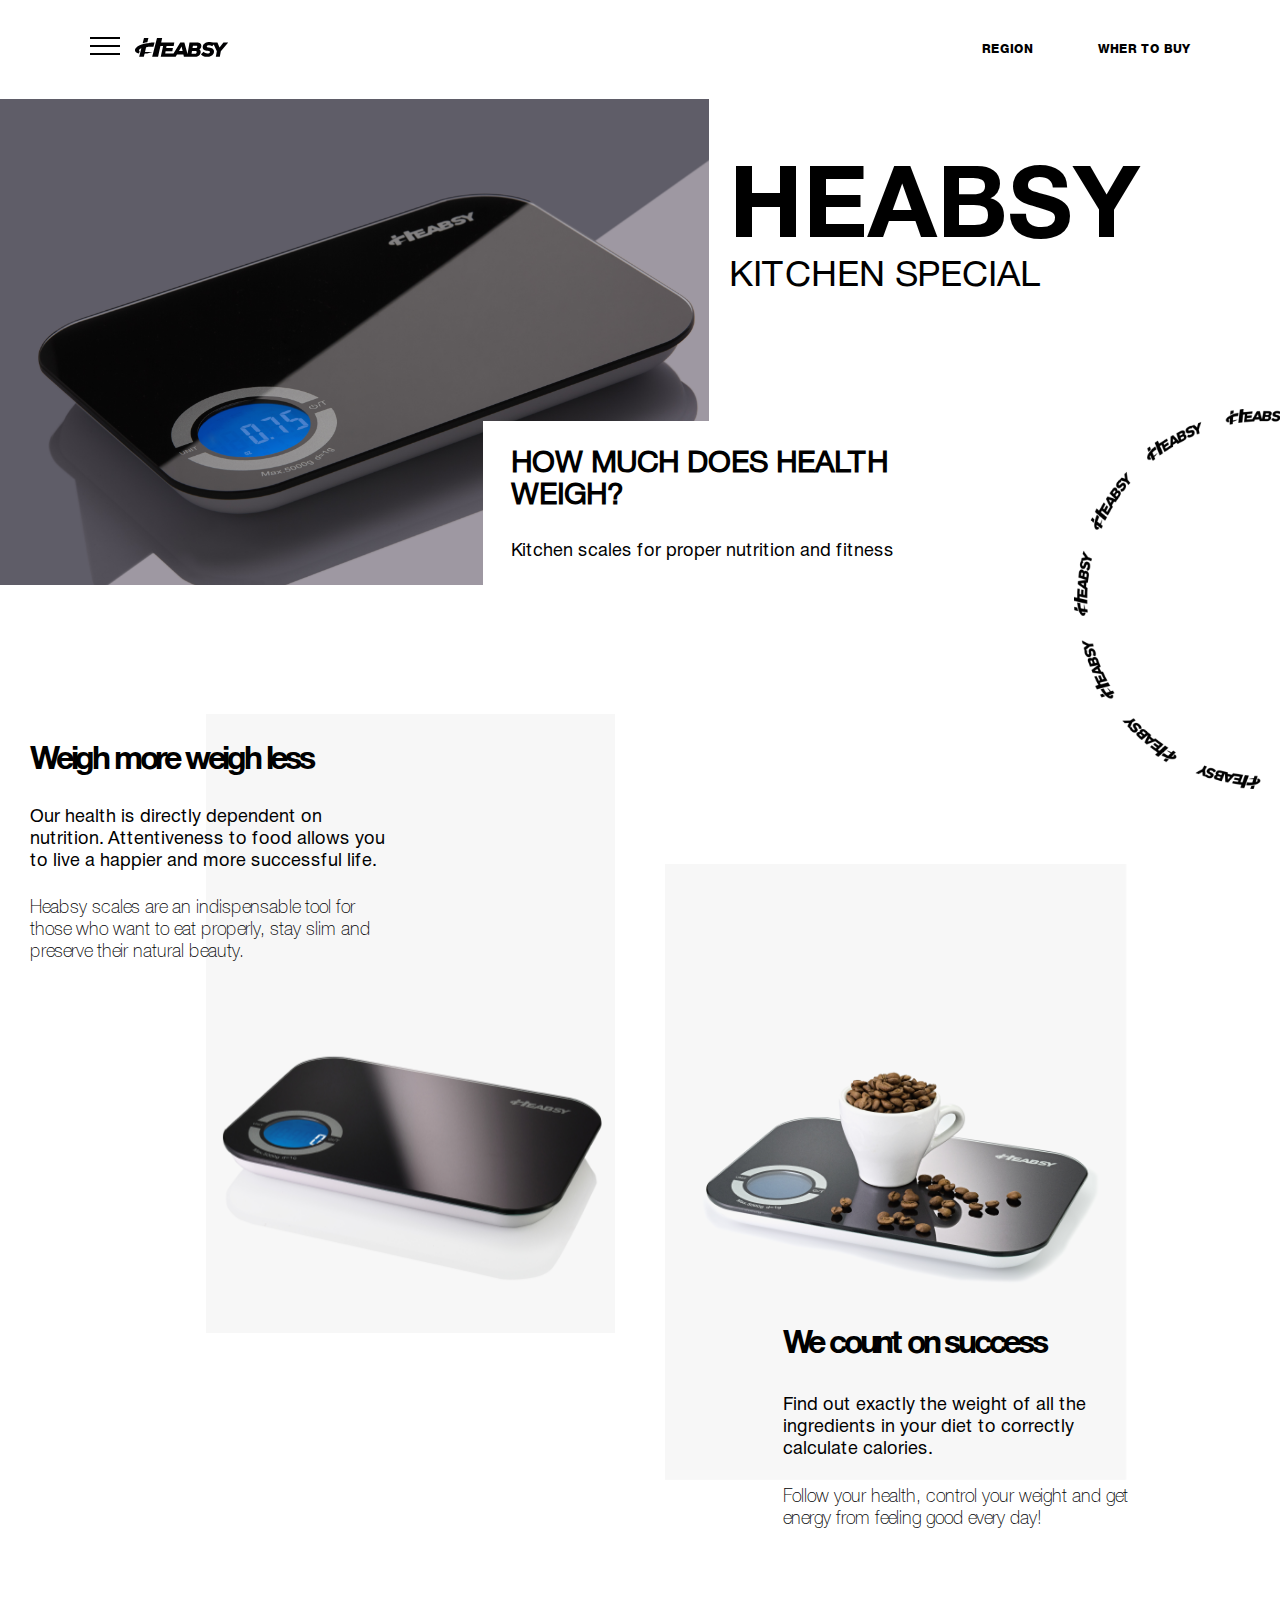
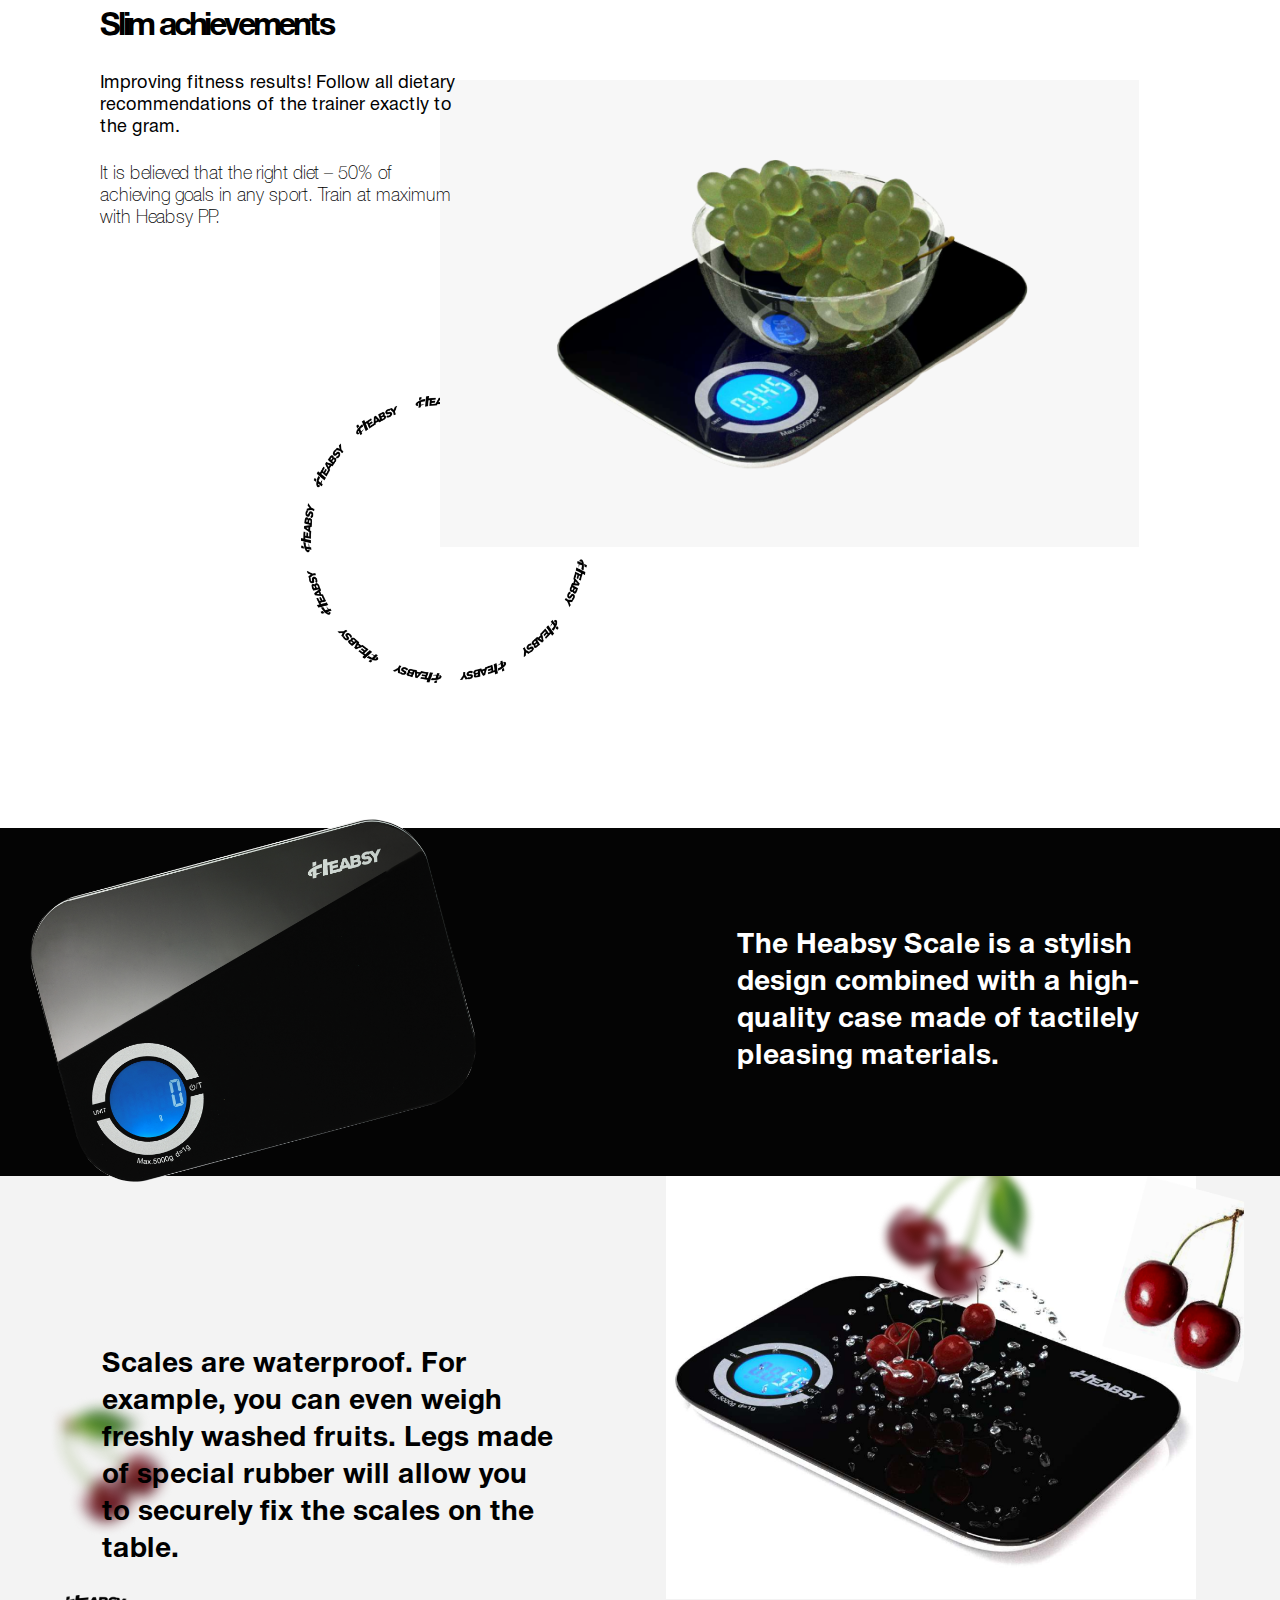
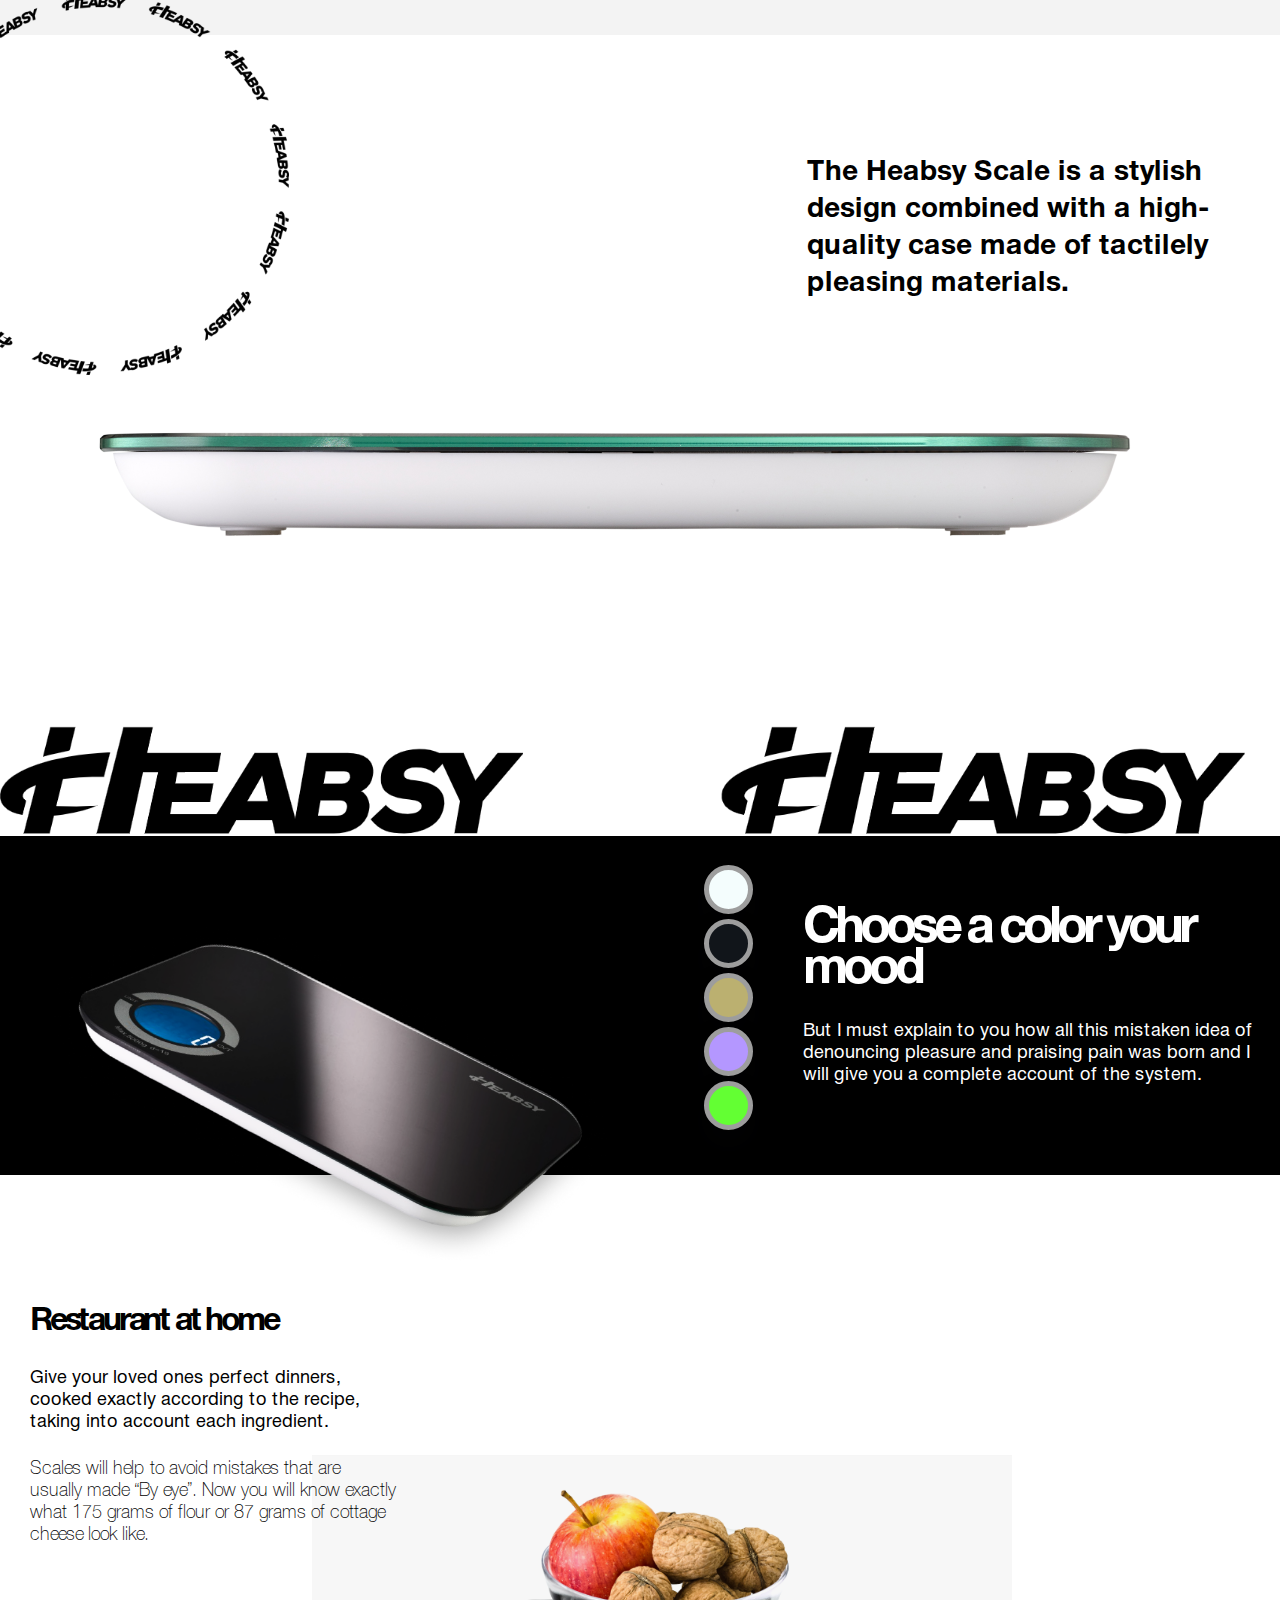
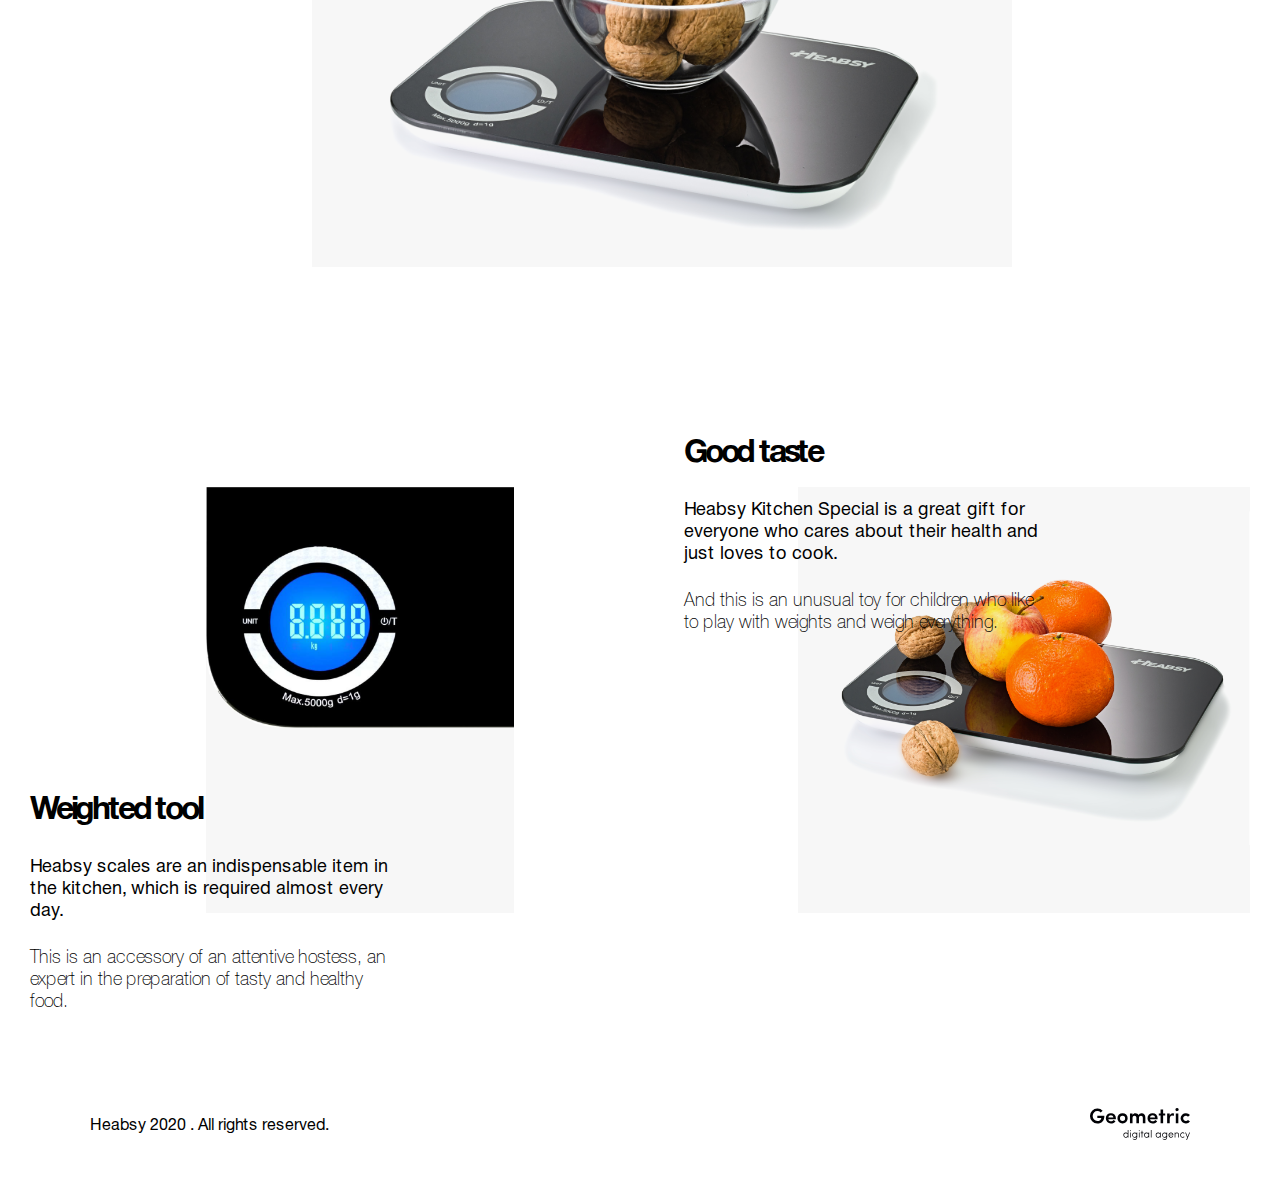
<file: index.html>
<!DOCTYPE html>
<html lang="en">
<head>
    <meta charset="UTF-8">
    <meta name="viewport"
          content="width=device-width, user-scalable=no, initial-scale=1.0, maximum-scale=1.0, minimum-scale=1.0">
    <meta http-equiv="X-UA-Compatible" content="ie=edge">
    <title></title>
    <link rel="stylesheet" href="style.css">
</head>
<body>

<header>
    <div class="header-main">
        <div class="header-flex">
            <div class="header-menu">
                <div class="open-menu">
                    <span></span>
                    <span></span>
                    <span></span>
                    <span></span>
                </div>
                <div class="for-mobile-bg"></div>
                <div class="menu-cnt mobile-bg-1">
                    <div class="sidenav">
                        <ul>
                            <li>
                                <div class="header-logo">
                                    <a href="index.html">
                                        <svg xmlns="http://www.w3.org/2000/svg" width="93" height="19" viewBox="0 0 93 19" fill="none">
                                            <path d="M88.4599 4.58021L84.5199 9.47021L82.4199 4.58021H78.1099C76.987 4.08464 75.7667 3.84878 74.5399 3.89021C71.5399 3.89021 68.3399 5.19021 67.8099 8.21021C67.1799 11.7502 69.7299 12.5402 72.8099 12.8302C74.3499 12.9702 75.0899 13.4202 74.9599 14.1302C74.8299 14.8402 73.8199 15.4002 72.4999 15.4002C71.7722 15.4414 71.0446 15.318 70.3711 15.0393C69.6977 14.7606 69.0957 14.3336 68.6099 13.7902L65.9399 16.3302C67.5499 18.4102 69.2999 18.8602 71.8699 18.8402C75.0699 18.8402 78.3699 17.4302 78.9499 14.1902C79.5299 10.9502 76.7699 9.77022 73.9499 9.47021C72.5699 9.33021 71.6399 9.18021 71.8099 8.21021C71.9999 7.45021 72.9999 7.15022 73.9999 7.15022C75.1438 7.08064 76.273 7.43685 77.1699 8.15021L78.7199 6.54021L81.8299 13.1902L80.8299 18.8702H84.8299L85.8299 13.1902L92.9999 4.76022V4.58021H88.4599Z" fill="#010103"/>
                                            <path d="M9.99993 14.0002C9.99396 13.9638 9.99396 13.9266 9.99993 13.8902C10.1599 13.2102 10.3299 12.5402 10.4899 11.8902C10.6999 11.0302 10.9099 10.1702 11.1299 9.31021C11.14 9.28546 11.1549 9.26297 11.1738 9.24408C11.1927 9.22519 11.2152 9.21027 11.2399 9.20021L12.5499 9.00022C13.0499 9.00022 13.5499 8.90021 14.0499 8.87021C14.8199 8.87021 15.5799 8.79021 16.3499 8.78021H18.4699L19.5699 4.43021H19.1699L17.3099 4.55022C16.7799 4.55022 16.2499 4.62021 15.7199 4.68021C15.1899 4.74021 14.5699 4.81021 14.0099 4.89021C13.4499 4.97021 12.7199 5.07022 12.0899 5.19022C11.0899 5.38022 10.1499 5.58021 9.17993 5.81021C7.45521 6.22124 5.77911 6.81458 4.17993 7.58021C2.94882 8.1126 1.84455 8.8999 0.939926 9.89021C0.585545 10.2414 0.316509 10.6693 0.153539 11.1409C-0.00943057 11.6124 -0.0619841 12.1151 -7.36434e-05 12.6102C0.0749756 13.1561 0.315831 13.6657 0.689926 14.0702C1.09283 14.4763 1.57663 14.7932 2.10993 15.0002C2.71617 15.2616 3.35028 15.4528 3.99993 15.5702C4.19993 14.7602 4.38993 13.9702 4.58993 13.1802C4.58993 13.0602 4.58993 13.0002 4.49993 12.9302C4.37663 12.8579 4.2721 12.7576 4.1948 12.6374C4.1175 12.5171 4.0696 12.3804 4.055 12.2382C4.04039 12.096 4.05948 11.9524 4.11072 11.819C4.16196 11.6856 4.24391 11.5661 4.34993 11.4702C4.91267 10.9181 5.59798 10.507 6.34993 10.2702C5.62993 13.1502 4.91993 16.0002 4.19993 18.8302H8.80993C8.98993 18.1102 9.16993 17.3802 9.33993 16.6602C9.41993 16.3402 9.49993 16.0102 9.57993 15.7102C10.0999 15.6502 10.5799 15.6002 11.1099 15.5302C11.7699 15.4302 12.4399 15.3102 13.1099 15.1802C14.2002 14.9808 15.271 14.6863 16.3099 14.3002C16.5999 14.1902 16.8799 14.0502 17.1599 13.9302C14.7599 14.0502 12.3899 14.1002 9.99993 14.0002Z" fill="#010103"/>
                                            <path d="M12.2299 4.17022C12.2832 4.16801 12.3339 4.14651 12.3725 4.10971C12.4112 4.07292 12.4351 4.02335 12.4399 3.97021C12.7599 2.65021 13.0799 1.33021 13.4399 -0.0297852H8.99993C8.62993 1.48021 8.23993 2.97021 7.85993 4.49021L7.67993 5.21022C8.05993 5.10021 8.41993 4.99021 8.77993 4.91021C9.88993 4.67022 11.0599 4.42022 12.2299 4.17022Z" fill="#010103"/>
                                            <path d="M64.2299 11.3402C64.7869 11.101 65.2708 10.7188 65.6325 10.2323C65.9943 9.74588 66.2211 9.17249 66.2899 8.57021C66.7699 5.84021 64.6699 4.57022 61.8199 4.57022H54.5199L52.5199 16.1102L49.3599 4.58021H45.2899L38.4999 15.4402H30.2299L30.6099 13.2802H37.3499L37.9299 10.0002H31.1899L31.5499 8.00021H38.6999L39.2899 4.62021H26.1699L27.1699 0.0402148H21.9999L17.1799 18.8302H23.0599C23.2099 18.1102 23.3699 17.3902 23.5299 16.6702V16.6102L25.4299 8.00021H28.1099L25.7399 18.8402H40.6599L41.9999 16.5002H48.3699L48.8999 18.8402H59.3699C61.9799 18.8402 65.0599 17.8402 65.6199 14.6602C65.7625 14.031 65.7053 13.373 65.4561 12.7778C65.2069 12.1827 64.7783 11.6801 64.2299 11.3402ZM43.9999 13.1202L46.5999 8.57021L47.5999 13.1202H43.9999ZM61.7099 14.3602C61.6456 14.7634 61.4296 15.1268 61.1061 15.3759C60.7826 15.625 60.3762 15.741 59.9699 15.7002H56.5699L56.9999 13.0002H60.4099C61.4199 13.0002 61.8199 13.5802 61.6799 14.3602H61.7099ZM62.2299 9.00021C62.1495 9.31777 61.9555 9.59486 61.6847 9.77911C61.4138 9.96337 61.0848 10.042 60.7599 10.0002H57.5399L57.9199 7.82022H61.1799C61.9999 7.84022 62.3399 8.33021 62.2299 9.00021Z" fill="#010103"/>
                                        </svg>
                                    </a>
                                </div>
                            </li>
                            <li><a href="javascript:;">Main page</a></li>
                            <li><a href="javascript:;">About company</a></li>
                            <li><a href="javascript:;">News</a></li>
                            <li><a href="javascript:;">Support</a></li>
                            <li><a href="javascript:;">Contacts</a></li>
                        </ul>

                        <div class="header-region">
                            <ul>
                                <li><a href="#">region</a></li>
                                <li><a href="#">wher to buy</a></li>
                            </ul>
                        </div>
                    </div>
                    <div class="menu-cnt_drop">

                        <div class="footer-main">
                            <div class="footer_info">
                                Heabsy 2020 . All rights reserved.
                            </div>
                            <div class="footer_name">
                                <a href="https://www.geometric.agency/">
                                    <img src="assets/img/footer-logo.svg" alt="">
                                </a>
                            </div>
                        </div>
                    </div>
                </div>
            </div>
            <div class="header-logo">
                <a href="index.html">
                    <svg xmlns="http://www.w3.org/2000/svg" width="93" height="19" viewBox="0 0 93 19" fill="none">
                        <path d="M88.4599 4.58021L84.5199 9.47021L82.4199 4.58021H78.1099C76.987 4.08464 75.7667 3.84878 74.5399 3.89021C71.5399 3.89021 68.3399 5.19021 67.8099 8.21021C67.1799 11.7502 69.7299 12.5402 72.8099 12.8302C74.3499 12.9702 75.0899 13.4202 74.9599 14.1302C74.8299 14.8402 73.8199 15.4002 72.4999 15.4002C71.7722 15.4414 71.0446 15.318 70.3711 15.0393C69.6977 14.7606 69.0957 14.3336 68.6099 13.7902L65.9399 16.3302C67.5499 18.4102 69.2999 18.8602 71.8699 18.8402C75.0699 18.8402 78.3699 17.4302 78.9499 14.1902C79.5299 10.9502 76.7699 9.77022 73.9499 9.47021C72.5699 9.33021 71.6399 9.18021 71.8099 8.21021C71.9999 7.45021 72.9999 7.15022 73.9999 7.15022C75.1438 7.08064 76.273 7.43685 77.1699 8.15021L78.7199 6.54021L81.8299 13.1902L80.8299 18.8702H84.8299L85.8299 13.1902L92.9999 4.76022V4.58021H88.4599Z" fill="#010103"/>
                        <path d="M9.99993 14.0002C9.99396 13.9638 9.99396 13.9266 9.99993 13.8902C10.1599 13.2102 10.3299 12.5402 10.4899 11.8902C10.6999 11.0302 10.9099 10.1702 11.1299 9.31021C11.14 9.28546 11.1549 9.26297 11.1738 9.24408C11.1927 9.22519 11.2152 9.21027 11.2399 9.20021L12.5499 9.00022C13.0499 9.00022 13.5499 8.90021 14.0499 8.87021C14.8199 8.87021 15.5799 8.79021 16.3499 8.78021H18.4699L19.5699 4.43021H19.1699L17.3099 4.55022C16.7799 4.55022 16.2499 4.62021 15.7199 4.68021C15.1899 4.74021 14.5699 4.81021 14.0099 4.89021C13.4499 4.97021 12.7199 5.07022 12.0899 5.19022C11.0899 5.38022 10.1499 5.58021 9.17993 5.81021C7.45521 6.22124 5.77911 6.81458 4.17993 7.58021C2.94882 8.1126 1.84455 8.8999 0.939926 9.89021C0.585545 10.2414 0.316509 10.6693 0.153539 11.1409C-0.00943057 11.6124 -0.0619841 12.1151 -7.36434e-05 12.6102C0.0749756 13.1561 0.315831 13.6657 0.689926 14.0702C1.09283 14.4763 1.57663 14.7932 2.10993 15.0002C2.71617 15.2616 3.35028 15.4528 3.99993 15.5702C4.19993 14.7602 4.38993 13.9702 4.58993 13.1802C4.58993 13.0602 4.58993 13.0002 4.49993 12.9302C4.37663 12.8579 4.2721 12.7576 4.1948 12.6374C4.1175 12.5171 4.0696 12.3804 4.055 12.2382C4.04039 12.096 4.05948 11.9524 4.11072 11.819C4.16196 11.6856 4.24391 11.5661 4.34993 11.4702C4.91267 10.9181 5.59798 10.507 6.34993 10.2702C5.62993 13.1502 4.91993 16.0002 4.19993 18.8302H8.80993C8.98993 18.1102 9.16993 17.3802 9.33993 16.6602C9.41993 16.3402 9.49993 16.0102 9.57993 15.7102C10.0999 15.6502 10.5799 15.6002 11.1099 15.5302C11.7699 15.4302 12.4399 15.3102 13.1099 15.1802C14.2002 14.9808 15.271 14.6863 16.3099 14.3002C16.5999 14.1902 16.8799 14.0502 17.1599 13.9302C14.7599 14.0502 12.3899 14.1002 9.99993 14.0002Z" fill="#010103"/>
                        <path d="M12.2299 4.17022C12.2832 4.16801 12.3339 4.14651 12.3725 4.10971C12.4112 4.07292 12.4351 4.02335 12.4399 3.97021C12.7599 2.65021 13.0799 1.33021 13.4399 -0.0297852H8.99993C8.62993 1.48021 8.23993 2.97021 7.85993 4.49021L7.67993 5.21022C8.05993 5.10021 8.41993 4.99021 8.77993 4.91021C9.88993 4.67022 11.0599 4.42022 12.2299 4.17022Z" fill="#010103"/>
                        <path d="M64.2299 11.3402C64.7869 11.101 65.2708 10.7188 65.6325 10.2323C65.9943 9.74588 66.2211 9.17249 66.2899 8.57021C66.7699 5.84021 64.6699 4.57022 61.8199 4.57022H54.5199L52.5199 16.1102L49.3599 4.58021H45.2899L38.4999 15.4402H30.2299L30.6099 13.2802H37.3499L37.9299 10.0002H31.1899L31.5499 8.00021H38.6999L39.2899 4.62021H26.1699L27.1699 0.0402148H21.9999L17.1799 18.8302H23.0599C23.2099 18.1102 23.3699 17.3902 23.5299 16.6702V16.6102L25.4299 8.00021H28.1099L25.7399 18.8402H40.6599L41.9999 16.5002H48.3699L48.8999 18.8402H59.3699C61.9799 18.8402 65.0599 17.8402 65.6199 14.6602C65.7625 14.031 65.7053 13.373 65.4561 12.7778C65.2069 12.1827 64.7783 11.6801 64.2299 11.3402ZM43.9999 13.1202L46.5999 8.57021L47.5999 13.1202H43.9999ZM61.7099 14.3602C61.6456 14.7634 61.4296 15.1268 61.1061 15.3759C60.7826 15.625 60.3762 15.741 59.9699 15.7002H56.5699L56.9999 13.0002H60.4099C61.4199 13.0002 61.8199 13.5802 61.6799 14.3602H61.7099ZM62.2299 9.00021C62.1495 9.31777 61.9555 9.59486 61.6847 9.77911C61.4138 9.96337 61.0848 10.042 60.7599 10.0002H57.5399L57.9199 7.82022H61.1799C61.9999 7.84022 62.3399 8.33021 62.2299 9.00021Z" fill="#010103"/>
                    </svg>
                </a>
            </div>
        </div>
        <div class="header-region">
            <ul>
                <li><a href="#">region</a></li>
                <li><a href="#">wher to buy</a></li>
            </ul>
        </div>
    </div>
</header>

<section id="over-pages-home">
    <div class="max_wid_auto heabsy-pages">
        <div class="heabsy-pages_img">
            <img src="assets/img/1578497319559.png" alt="">
        </div>
        <div class="heabsy-pages_kitchen">
            <h1>HEABSY</h1>
            <p>KITCHEN SPECIAL</p>
            <div class="heabsy-pages_aps">
                <strong>HOW MUCH DOES HEALTH WEIGH?</strong>
                <p>
                    Kitchen scales for proper nutrition and fitness
                </p>
            </div>
            
            <div class="circle-apsol_in_pag image" style="background-image: url('assets/img/logo_circle.png')">
            </div>
        </div>
    </div>

    <div class="max_wid_auto weigh-more-weigh">
        <div class="weigh-more-weigh_item">
            <div class="weigh-more-weigh_main">
                <div class="weigh-more-weigh_flex">
                    <div class="weigh-more-weigh_block">
                        <div class="weigh-more-weigh_text">
                            <h2>Weigh more weigh less</h2>
                            <span>
                                Our health is directly dependent on nutrition. Attentiveness to
                                 food allows you to live a happier and more successful life.
                            </span>
                            <p>
                                Heabsy scales are an indispensable tool for those who want to eat properly,
                                stay slim and preserve their natural beauty.
                            </p>
                        </div>
                        <div class="weigh-more-weigh_fon">
                            <img src="assets/img/stx_1053.png" alt="">
                        </div>
                    </div>
                    <div class="weigh-more-weigh_info">
                        <div class="weigh-more-weigh_block">
                            <div class="weigh-more-weigh_fon weigh-weigh_fon_unset">
                                <img src="assets/img/Group10.png" alt="">
                            </div>
                            <div class="weigh-more-weigh_text">
                                <h2>We count on success</h2>
                                <span>
                                    Find out exactly the weight of all the ingredients in your diet to correctly calculate calories.
                                </span>
                                <p>
                                    Follow your health, control your weight and get energy from feeling good every day!
                                </p>
                            </div>
                        </div>
                    </div>
                </div>
                <div class="slim-achievements">
                    <div class="weigh-more-weigh_block">
                        <div class="weigh-more-weigh_text">
                            <h2>Slim achievements</h2>
                            <span>
                               Improving fitness results! Follow all dietary recommendations of the trainer exactly to the gram.
                            </span>
                            <p>
                                It is believed that the right diet – 50% of achieving goals in any sport. Train at maximum with Heabsy PP.
                            </p>
                        </div>
                        <div class="weigh-more-weigh_fon">
                            <img src="assets/img/1578764306397-re2.png" alt="">
                        </div>
                        <div class="fitness-results-follow image" style="background-image: url('assets/img/logo_circle.png')">
                        </div>
                    </div>
                </div>
            </div>
        </div>
    </div>
</section>


<section id="heabsy-scale-stylish_fon">
    <div class="max_wid_auto heabsy-scale-stylish">
        <div class="heabsy-scale-stylish_img">
            <img src="assets/img/stx_1318.png" alt="">
        </div>
        <div class="heabsy-scale-stylish_text">
            <strong>The Heabsy Scale is a stylish design combined with a high-quality case made of tactilely pleasing materials.</strong>
        </div>
    </div>
</section>

<section id="case-made_scales_over">
    <div class="scales-waterproof-example">
        <div class="max_wid_auto scales-waterproof-example_main">
            <div class="scales-waterproof-example_flex">
                <div class="heabsy-scale-stylish_text">
                    <strong>
                        Scales are waterproof. For example, you can even weigh freshly washed fruits.
                        Legs made of special rubber will allow you to securely fix the scales on the table.
                    </strong>
                </div>
                <div class="scales-waterproof_img ">
                    <img src="assets/img/220.png" alt="">
                </div>
            </div>
        </div>
    </div>

    <div class="max_wid_auto case-made-tactilely ">
        <div class="case-made-tactilely_circle image" style="background-image: url('assets/img/logo_circle.png')">
        </div>
        <div class="case-made-tactilely_main">
           <div class="container">
               <div class="case-made-tactilely_col">
                   <div class="heabsy-scale-stylish_text">
                       <strong>
                           The Heabsy Scale is a stylish design combined with a high-quality case made of tactilely pleasing materials.
                       </strong>
                   </div>
               </div>
           </div>
            <div class="case-made-tactilely_img">
                <img src="assets/img/stx_1002.png" alt="">
            </div>
        </div>
    </div>
</section>

<section>
    <div class="max_wid_auto choose-color-your-mood">
        <img src="assets/img/heabsy-decor.png" alt="">
    </div>
    <div class="choose-color-your_in">
        <div class="max_wid_auto choose-color-your_fon">
            <div class="choose-color-your_img">
                <img src="assets/img/preview-color-image.png" alt="">
            </div>
            <div class="container">
                <div class="choose-color-your_info">
                    <div class="choose-color-your_circle">
                        <ul>
                            <li><div class="choose-color_circle_bg"></div></li>
                            <li><div class="choose-color_circle_bg"></div></li>
                            <li><div class="choose-color_circle_bg"></div></li>
                            <li><div class="choose-color_circle_bg"></div></li>
                            <li><div class="choose-color_circle_bg"></div></li>
                        </ul>
                    </div>
                    <div class="choose-color-your_circle_text">
                        <strong>Choose a color your mood</strong>
                        <p>
                            But I must explain to you how all this mistaken idea of denouncing pleasure
                            and praising pain was born and I will give you a complete account of the system.
                        </p>
                    </div>
                </div>
            </div>
        </div>
    </div>
</section>

<section>
    <div class="restaurant-home">
        <div class="weigh-more-weigh_item">
            <div class="restaurant-home_in">
                <div class="weigh-more-weigh_text">
                    <h2>Restaurant at home</h2>
                    <span>
                        Give your loved ones perfect dinners, cooked exactly
                        according to the recipe, taking into account each ingredient.
                    </span>
                    <p>
                        Scales will help to avoid mistakes that are usually made “By eye”.
                        Now you will know exactly what 175 grams of flour or 87 grams of cottage cheese look like.
                    </p>
                </div>
                <div class="restaurant-home_img">
                    <img src="assets/img/Group-13.png" alt="">
                </div>
            </div>
            <div class="good-taste-weighted">
                <div class="good-taste-weighted_block">

                    <div class="weigh-more-weigh_text">
                        <h2>Weighted tool</h2>
                        <span>
                        Heabsy scales are an indispensable item in the kitchen, which is required almost every day.
                    </span>
                        <p>
                            This is an accessory of an attentive hostess, an expert in the preparation of tasty and healthy food.
                        </p>
                    </div>
                    <div class="restaurant-home_img">
                        <img src="assets/img/1578607584432.png" alt="">
                    </div>
                </div>
                <div class="good-taste-weighted_in">
                    <div class="weigh-more-weigh_text">
                        <h2>Good taste</h2>
                        <span>
                        Heabsy Kitchen Special is a great gift for everyone who cares about their health and just loves to cook.
                    </span>
                        <p>
                            And this is an unusual toy for children who like to play with weights and weigh everything.
                        </p>
                    </div>
                    <div class="restaurant-home_img">
                        <img src="assets/img/Group-16.png" alt="">
                    </div>
                </div>
            </div>
        </div>
    </div>
</section>

<footer>
    <div class="max_wid_auto footer-main">
        <div class="footer_info">
            Heabsy 2020 . All rights reserved.
        </div>
        <div class="footer_name">
            <a href="https://www.geometric.agency/">
                <img src="assets/img/footer-logo.svg" alt="">
            </a>
        </div>
    </div>
</footer>


<script src="assets/js/jquery-3.2.1.min.js"></script>
<script src="assets/js/jquery.formstyler.min.js"></script>
<script src="assets/js/jquery.fancybox.js"></script>
<script src="assets/js/jquery.mask.js"></script>
<script src="assets/slick/slick.min.js"></script>
<script src="assets/js/jquery.magnific-popup.min.js"></script>
<script src="assets/js/script.js"></script>
<script>
    $(document).ready(function () {
        $('select').styler();
    })
</script>


</body>
</html>
</file>
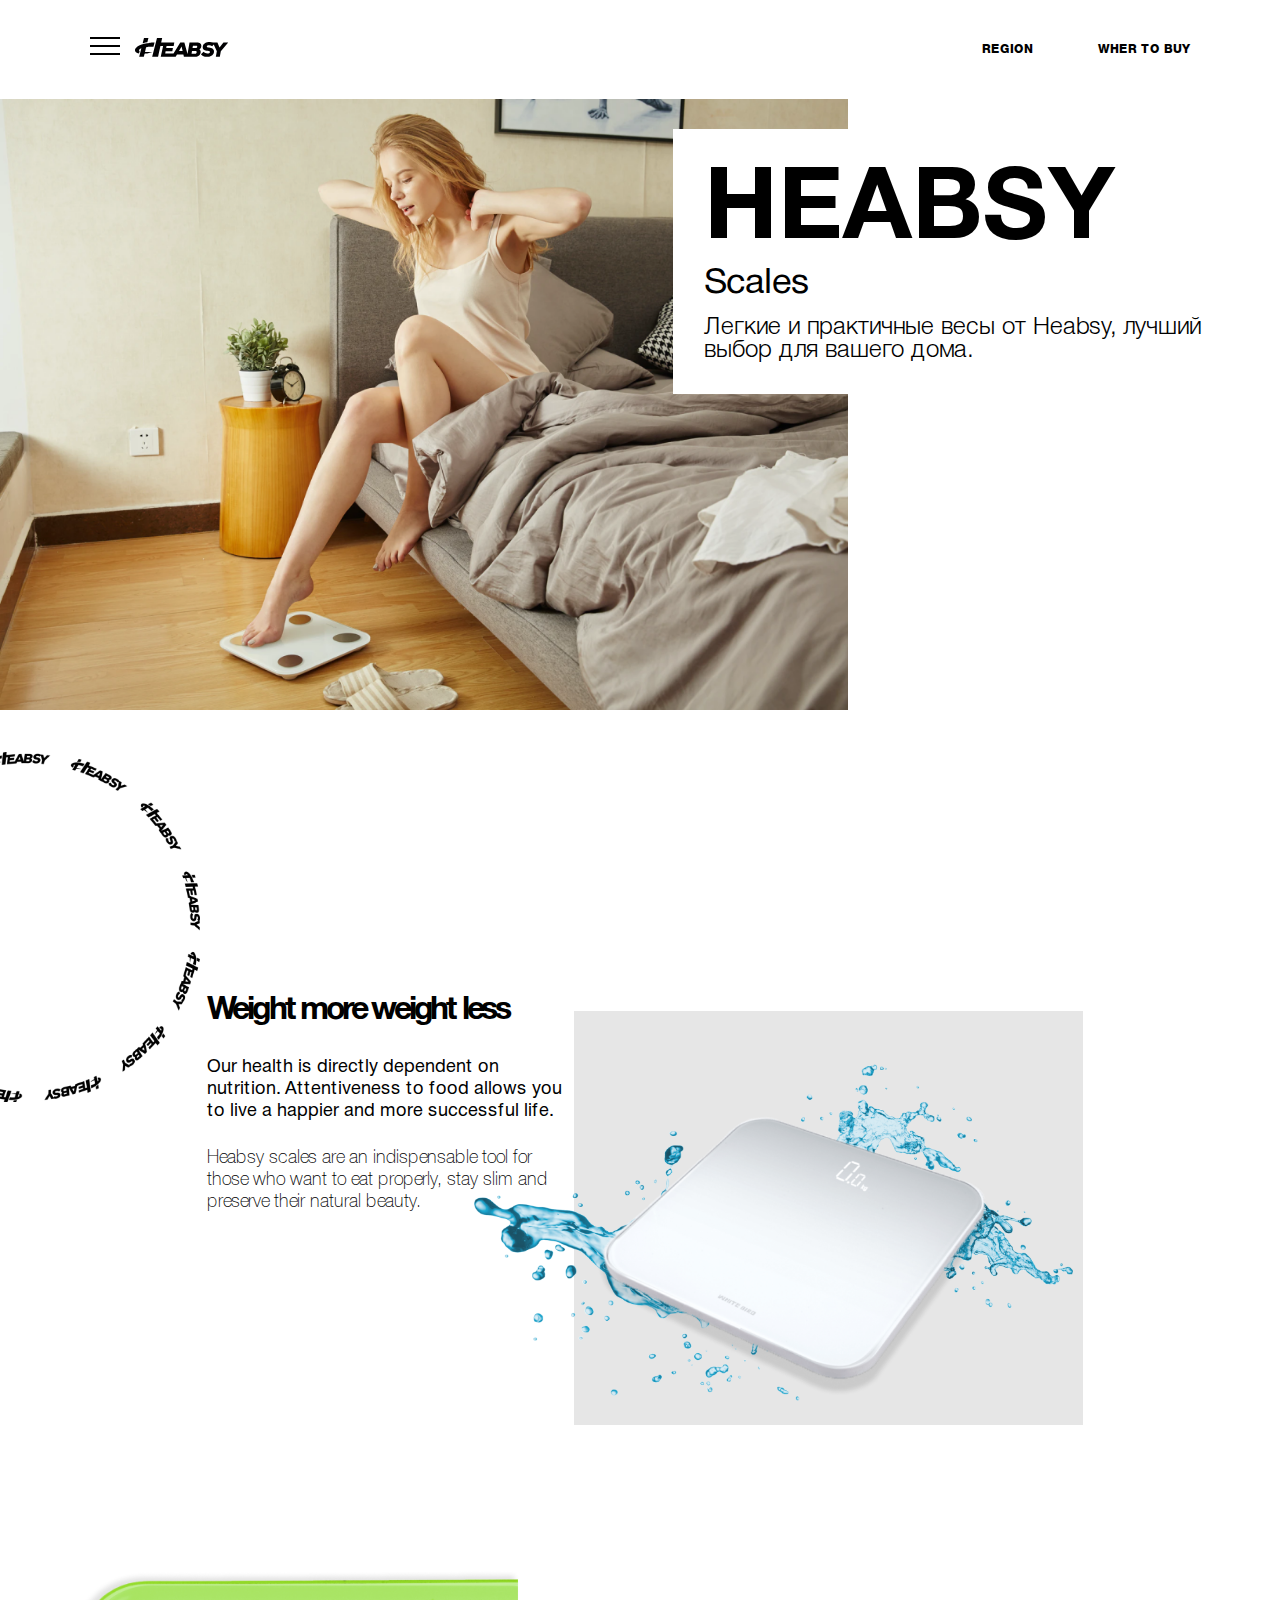
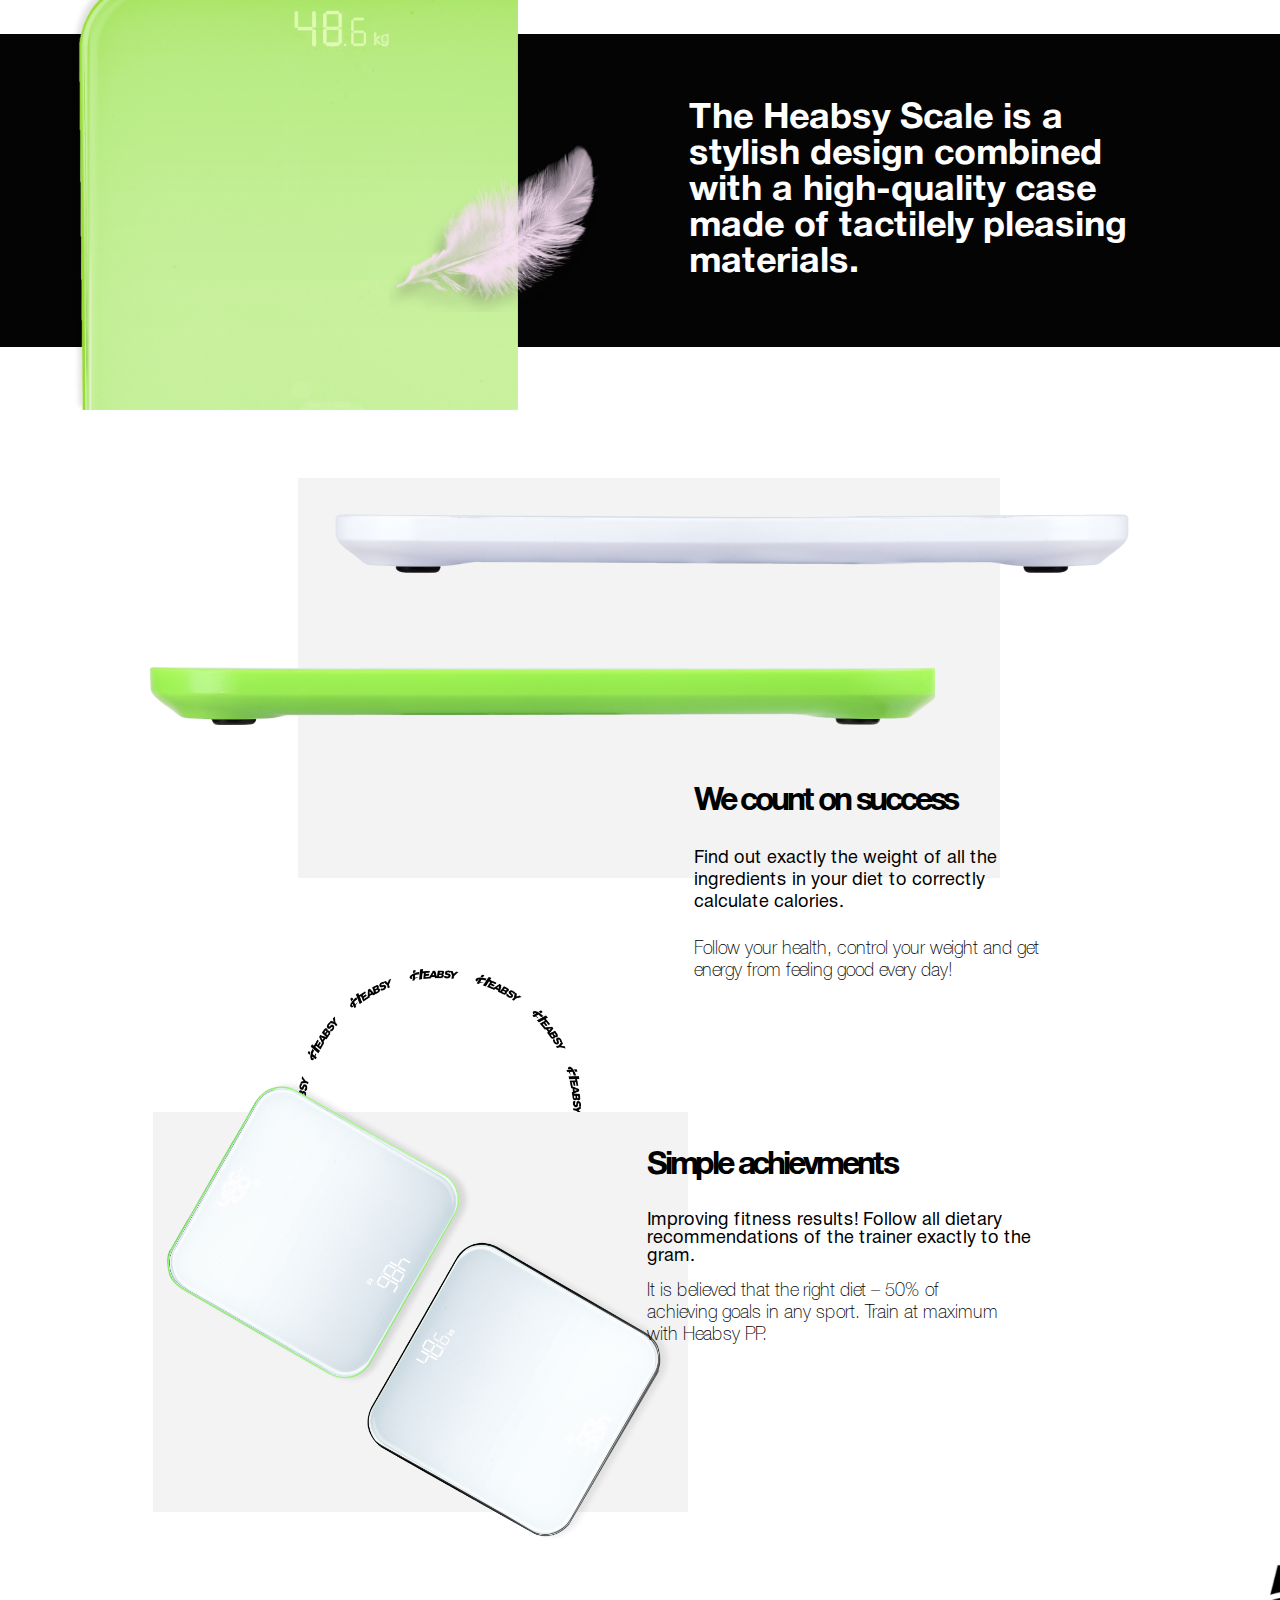
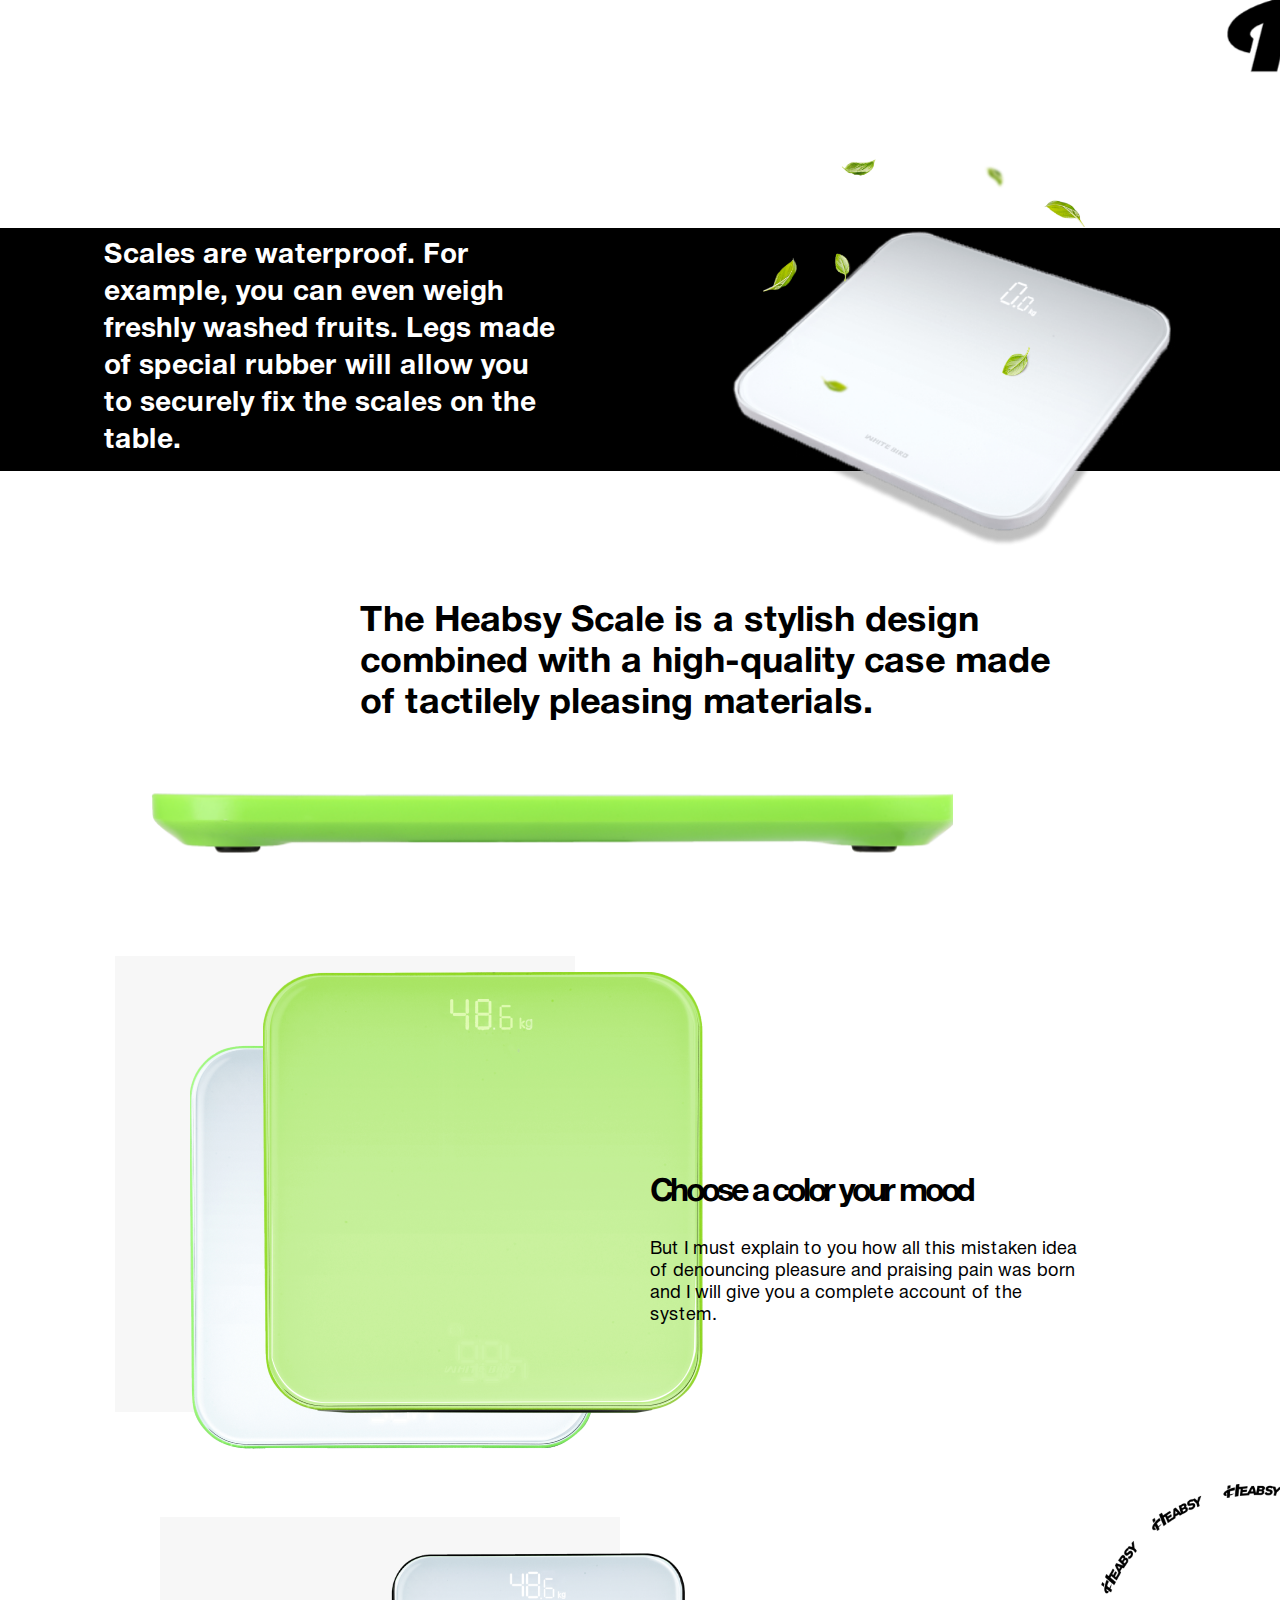
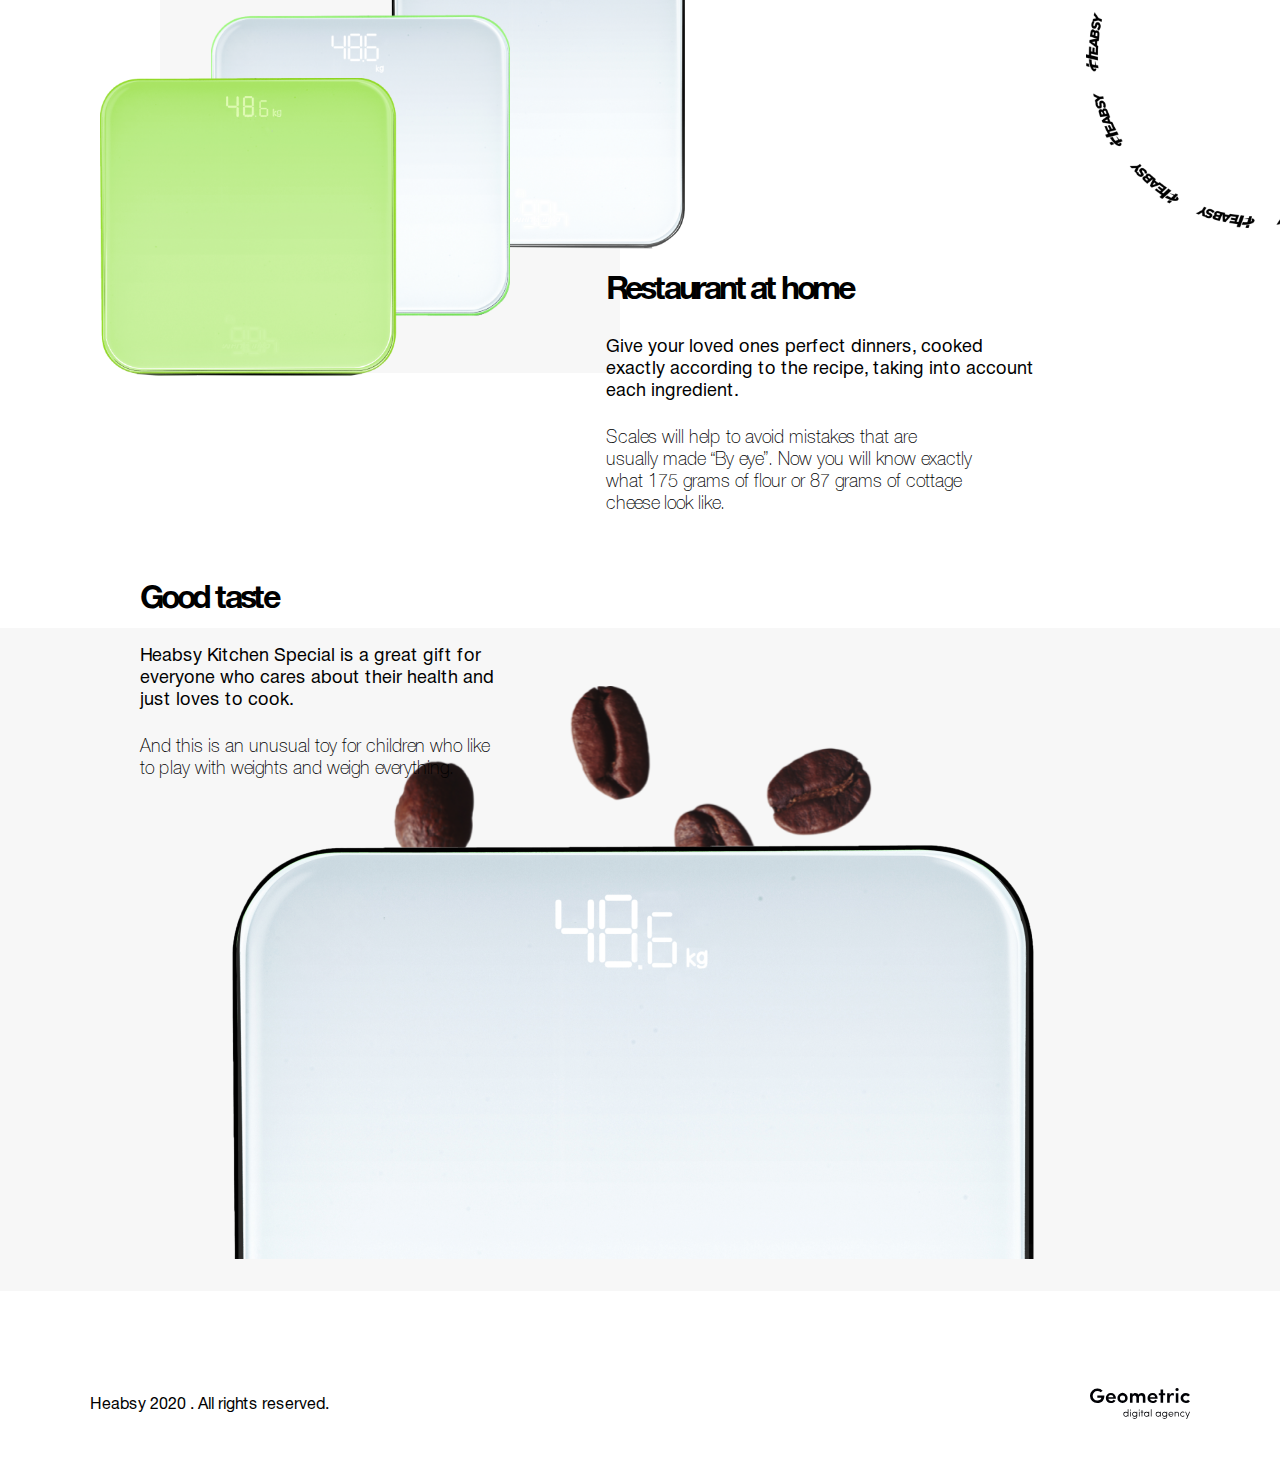
<file: bathroom-scales.html>
<!DOCTYPE html>
<html lang="en">
<head>
    <meta charset="UTF-8">
    <meta name="viewport"
          content="width=device-width, user-scalable=no, initial-scale=1.0, maximum-scale=1.0, minimum-scale=1.0">
    <meta http-equiv="X-UA-Compatible" content="ie=edge">
    <title></title>
    <link rel="stylesheet" href="style.css">
</head>
<body>

<header>
    <div class="header-main">
        <div class="header-flex">
            <div class="header-menu">
                <div class="open-menu">
                    <span></span>
                    <span></span>
                    <span></span>
                    <span></span>
                </div>
                <div class="for-mobile-bg"></div>
                <div class="menu-cnt mobile-bg-1">
                    <div class="sidenav">
                        <ul>
                            <li>
                                <div class="header-logo">
                                    <a href="index.html">
                                        <svg xmlns="http://www.w3.org/2000/svg" width="93" height="19"
                                             viewBox="0 0 93 19" fill="none">
                                            <path d="M88.4599 4.58021L84.5199 9.47021L82.4199 4.58021H78.1099C76.987 4.08464 75.7667 3.84878 74.5399 3.89021C71.5399 3.89021 68.3399 5.19021 67.8099 8.21021C67.1799 11.7502 69.7299 12.5402 72.8099 12.8302C74.3499 12.9702 75.0899 13.4202 74.9599 14.1302C74.8299 14.8402 73.8199 15.4002 72.4999 15.4002C71.7722 15.4414 71.0446 15.318 70.3711 15.0393C69.6977 14.7606 69.0957 14.3336 68.6099 13.7902L65.9399 16.3302C67.5499 18.4102 69.2999 18.8602 71.8699 18.8402C75.0699 18.8402 78.3699 17.4302 78.9499 14.1902C79.5299 10.9502 76.7699 9.77022 73.9499 9.47021C72.5699 9.33021 71.6399 9.18021 71.8099 8.21021C71.9999 7.45021 72.9999 7.15022 73.9999 7.15022C75.1438 7.08064 76.273 7.43685 77.1699 8.15021L78.7199 6.54021L81.8299 13.1902L80.8299 18.8702H84.8299L85.8299 13.1902L92.9999 4.76022V4.58021H88.4599Z"
                                                  fill="#010103"/>
                                            <path d="M9.99993 14.0002C9.99396 13.9638 9.99396 13.9266 9.99993 13.8902C10.1599 13.2102 10.3299 12.5402 10.4899 11.8902C10.6999 11.0302 10.9099 10.1702 11.1299 9.31021C11.14 9.28546 11.1549 9.26297 11.1738 9.24408C11.1927 9.22519 11.2152 9.21027 11.2399 9.20021L12.5499 9.00022C13.0499 9.00022 13.5499 8.90021 14.0499 8.87021C14.8199 8.87021 15.5799 8.79021 16.3499 8.78021H18.4699L19.5699 4.43021H19.1699L17.3099 4.55022C16.7799 4.55022 16.2499 4.62021 15.7199 4.68021C15.1899 4.74021 14.5699 4.81021 14.0099 4.89021C13.4499 4.97021 12.7199 5.07022 12.0899 5.19022C11.0899 5.38022 10.1499 5.58021 9.17993 5.81021C7.45521 6.22124 5.77911 6.81458 4.17993 7.58021C2.94882 8.1126 1.84455 8.8999 0.939926 9.89021C0.585545 10.2414 0.316509 10.6693 0.153539 11.1409C-0.00943057 11.6124 -0.0619841 12.1151 -7.36434e-05 12.6102C0.0749756 13.1561 0.315831 13.6657 0.689926 14.0702C1.09283 14.4763 1.57663 14.7932 2.10993 15.0002C2.71617 15.2616 3.35028 15.4528 3.99993 15.5702C4.19993 14.7602 4.38993 13.9702 4.58993 13.1802C4.58993 13.0602 4.58993 13.0002 4.49993 12.9302C4.37663 12.8579 4.2721 12.7576 4.1948 12.6374C4.1175 12.5171 4.0696 12.3804 4.055 12.2382C4.04039 12.096 4.05948 11.9524 4.11072 11.819C4.16196 11.6856 4.24391 11.5661 4.34993 11.4702C4.91267 10.9181 5.59798 10.507 6.34993 10.2702C5.62993 13.1502 4.91993 16.0002 4.19993 18.8302H8.80993C8.98993 18.1102 9.16993 17.3802 9.33993 16.6602C9.41993 16.3402 9.49993 16.0102 9.57993 15.7102C10.0999 15.6502 10.5799 15.6002 11.1099 15.5302C11.7699 15.4302 12.4399 15.3102 13.1099 15.1802C14.2002 14.9808 15.271 14.6863 16.3099 14.3002C16.5999 14.1902 16.8799 14.0502 17.1599 13.9302C14.7599 14.0502 12.3899 14.1002 9.99993 14.0002Z"
                                                  fill="#010103"/>
                                            <path d="M12.2299 4.17022C12.2832 4.16801 12.3339 4.14651 12.3725 4.10971C12.4112 4.07292 12.4351 4.02335 12.4399 3.97021C12.7599 2.65021 13.0799 1.33021 13.4399 -0.0297852H8.99993C8.62993 1.48021 8.23993 2.97021 7.85993 4.49021L7.67993 5.21022C8.05993 5.10021 8.41993 4.99021 8.77993 4.91021C9.88993 4.67022 11.0599 4.42022 12.2299 4.17022Z"
                                                  fill="#010103"/>
                                            <path d="M64.2299 11.3402C64.7869 11.101 65.2708 10.7188 65.6325 10.2323C65.9943 9.74588 66.2211 9.17249 66.2899 8.57021C66.7699 5.84021 64.6699 4.57022 61.8199 4.57022H54.5199L52.5199 16.1102L49.3599 4.58021H45.2899L38.4999 15.4402H30.2299L30.6099 13.2802H37.3499L37.9299 10.0002H31.1899L31.5499 8.00021H38.6999L39.2899 4.62021H26.1699L27.1699 0.0402148H21.9999L17.1799 18.8302H23.0599C23.2099 18.1102 23.3699 17.3902 23.5299 16.6702V16.6102L25.4299 8.00021H28.1099L25.7399 18.8402H40.6599L41.9999 16.5002H48.3699L48.8999 18.8402H59.3699C61.9799 18.8402 65.0599 17.8402 65.6199 14.6602C65.7625 14.031 65.7053 13.373 65.4561 12.7778C65.2069 12.1827 64.7783 11.6801 64.2299 11.3402ZM43.9999 13.1202L46.5999 8.57021L47.5999 13.1202H43.9999ZM61.7099 14.3602C61.6456 14.7634 61.4296 15.1268 61.1061 15.3759C60.7826 15.625 60.3762 15.741 59.9699 15.7002H56.5699L56.9999 13.0002H60.4099C61.4199 13.0002 61.8199 13.5802 61.6799 14.3602H61.7099ZM62.2299 9.00021C62.1495 9.31777 61.9555 9.59486 61.6847 9.77911C61.4138 9.96337 61.0848 10.042 60.7599 10.0002H57.5399L57.9199 7.82022H61.1799C61.9999 7.84022 62.3399 8.33021 62.2299 9.00021Z"
                                                  fill="#010103"/>
                                        </svg>
                                    </a>
                                </div>
                            </li>
                            <li><a href="javascript:;">Main page</a></li>
                            <li><a href="javascript:;">About company</a></li>
                            <li><a href="javascript:;">News</a></li>
                            <li><a href="javascript:;">Support</a></li>
                            <li><a href="javascript:;">Contacts</a></li>
                        </ul>

                        <div class="header-region">
                            <ul>
                                <li><a href="#">region</a></li>
                                <li><a href="#">wher to buy</a></li>
                            </ul>
                        </div>
                    </div>
                    <div class="menu-cnt_drop">

                        <div class="footer-main">
                            <div class="footer_info">
                                Heabsy 2020 . All rights reserved.
                            </div>
                            <div class="footer_name">
                                <a href="https://www.geometric.agency/">
                                    <img src="assets/img/footer-logo.svg" alt="">
                                </a>
                            </div>
                        </div>
                    </div>
                </div>
            </div>
            <div class="header-logo">
                <a href="index.html">
                    <svg xmlns="http://www.w3.org/2000/svg" width="93" height="19" viewBox="0 0 93 19" fill="none">
                        <path d="M88.4599 4.58021L84.5199 9.47021L82.4199 4.58021H78.1099C76.987 4.08464 75.7667 3.84878 74.5399 3.89021C71.5399 3.89021 68.3399 5.19021 67.8099 8.21021C67.1799 11.7502 69.7299 12.5402 72.8099 12.8302C74.3499 12.9702 75.0899 13.4202 74.9599 14.1302C74.8299 14.8402 73.8199 15.4002 72.4999 15.4002C71.7722 15.4414 71.0446 15.318 70.3711 15.0393C69.6977 14.7606 69.0957 14.3336 68.6099 13.7902L65.9399 16.3302C67.5499 18.4102 69.2999 18.8602 71.8699 18.8402C75.0699 18.8402 78.3699 17.4302 78.9499 14.1902C79.5299 10.9502 76.7699 9.77022 73.9499 9.47021C72.5699 9.33021 71.6399 9.18021 71.8099 8.21021C71.9999 7.45021 72.9999 7.15022 73.9999 7.15022C75.1438 7.08064 76.273 7.43685 77.1699 8.15021L78.7199 6.54021L81.8299 13.1902L80.8299 18.8702H84.8299L85.8299 13.1902L92.9999 4.76022V4.58021H88.4599Z"
                              fill="#010103"/>
                        <path d="M9.99993 14.0002C9.99396 13.9638 9.99396 13.9266 9.99993 13.8902C10.1599 13.2102 10.3299 12.5402 10.4899 11.8902C10.6999 11.0302 10.9099 10.1702 11.1299 9.31021C11.14 9.28546 11.1549 9.26297 11.1738 9.24408C11.1927 9.22519 11.2152 9.21027 11.2399 9.20021L12.5499 9.00022C13.0499 9.00022 13.5499 8.90021 14.0499 8.87021C14.8199 8.87021 15.5799 8.79021 16.3499 8.78021H18.4699L19.5699 4.43021H19.1699L17.3099 4.55022C16.7799 4.55022 16.2499 4.62021 15.7199 4.68021C15.1899 4.74021 14.5699 4.81021 14.0099 4.89021C13.4499 4.97021 12.7199 5.07022 12.0899 5.19022C11.0899 5.38022 10.1499 5.58021 9.17993 5.81021C7.45521 6.22124 5.77911 6.81458 4.17993 7.58021C2.94882 8.1126 1.84455 8.8999 0.939926 9.89021C0.585545 10.2414 0.316509 10.6693 0.153539 11.1409C-0.00943057 11.6124 -0.0619841 12.1151 -7.36434e-05 12.6102C0.0749756 13.1561 0.315831 13.6657 0.689926 14.0702C1.09283 14.4763 1.57663 14.7932 2.10993 15.0002C2.71617 15.2616 3.35028 15.4528 3.99993 15.5702C4.19993 14.7602 4.38993 13.9702 4.58993 13.1802C4.58993 13.0602 4.58993 13.0002 4.49993 12.9302C4.37663 12.8579 4.2721 12.7576 4.1948 12.6374C4.1175 12.5171 4.0696 12.3804 4.055 12.2382C4.04039 12.096 4.05948 11.9524 4.11072 11.819C4.16196 11.6856 4.24391 11.5661 4.34993 11.4702C4.91267 10.9181 5.59798 10.507 6.34993 10.2702C5.62993 13.1502 4.91993 16.0002 4.19993 18.8302H8.80993C8.98993 18.1102 9.16993 17.3802 9.33993 16.6602C9.41993 16.3402 9.49993 16.0102 9.57993 15.7102C10.0999 15.6502 10.5799 15.6002 11.1099 15.5302C11.7699 15.4302 12.4399 15.3102 13.1099 15.1802C14.2002 14.9808 15.271 14.6863 16.3099 14.3002C16.5999 14.1902 16.8799 14.0502 17.1599 13.9302C14.7599 14.0502 12.3899 14.1002 9.99993 14.0002Z"
                              fill="#010103"/>
                        <path d="M12.2299 4.17022C12.2832 4.16801 12.3339 4.14651 12.3725 4.10971C12.4112 4.07292 12.4351 4.02335 12.4399 3.97021C12.7599 2.65021 13.0799 1.33021 13.4399 -0.0297852H8.99993C8.62993 1.48021 8.23993 2.97021 7.85993 4.49021L7.67993 5.21022C8.05993 5.10021 8.41993 4.99021 8.77993 4.91021C9.88993 4.67022 11.0599 4.42022 12.2299 4.17022Z"
                              fill="#010103"/>
                        <path d="M64.2299 11.3402C64.7869 11.101 65.2708 10.7188 65.6325 10.2323C65.9943 9.74588 66.2211 9.17249 66.2899 8.57021C66.7699 5.84021 64.6699 4.57022 61.8199 4.57022H54.5199L52.5199 16.1102L49.3599 4.58021H45.2899L38.4999 15.4402H30.2299L30.6099 13.2802H37.3499L37.9299 10.0002H31.1899L31.5499 8.00021H38.6999L39.2899 4.62021H26.1699L27.1699 0.0402148H21.9999L17.1799 18.8302H23.0599C23.2099 18.1102 23.3699 17.3902 23.5299 16.6702V16.6102L25.4299 8.00021H28.1099L25.7399 18.8402H40.6599L41.9999 16.5002H48.3699L48.8999 18.8402H59.3699C61.9799 18.8402 65.0599 17.8402 65.6199 14.6602C65.7625 14.031 65.7053 13.373 65.4561 12.7778C65.2069 12.1827 64.7783 11.6801 64.2299 11.3402ZM43.9999 13.1202L46.5999 8.57021L47.5999 13.1202H43.9999ZM61.7099 14.3602C61.6456 14.7634 61.4296 15.1268 61.1061 15.3759C60.7826 15.625 60.3762 15.741 59.9699 15.7002H56.5699L56.9999 13.0002H60.4099C61.4199 13.0002 61.8199 13.5802 61.6799 14.3602H61.7099ZM62.2299 9.00021C62.1495 9.31777 61.9555 9.59486 61.6847 9.77911C61.4138 9.96337 61.0848 10.042 60.7599 10.0002H57.5399L57.9199 7.82022H61.1799C61.9999 7.84022 62.3399 8.33021 62.2299 9.00021Z"
                              fill="#010103"/>
                    </svg>
                </a>
            </div>
        </div>
        <div class="header-region">
            <ul>
                <li><a href="#">region</a></li>
                <li><a href="#">wher to buy</a></li>
            </ul>
        </div>
    </div>
</header>


<section>
    <div class="max_wid_auto">
        <div class="lightweight-and-practical">
            <div class="lightweight-and-practical_img">
                <img src="assets/img/Rectangle817.png" alt="">
            </div>
            <div class="shirt-mexican-motives_block">
                <h1>HEABSY </h1>
                <span>Scales</span>
                <p>
                    Легкие и практичные весы от Heabsy, лучший выбор для вашего дома.
                </p>
            </div>
        </div>
    </div>
</section>

<section>
    <div class="max_wid_auto">
        <div class="stay-slim-preserve-beauty">
            <div class="fitness-results-follow image" style="background-image: url('assets/img/logo_circle.png')">
            </div>
            <div class="weigh-more-weigh_text">
                <h2>Weight more weight less</h2>
                <span>
                    Our health is directly dependent on nutrition. Attentiveness to
                    food allows you to live a happier and more successful life.
                </span>
                <p>
                    Heabsy scales are an indispensable tool for those who want to eat
                    properly, stay slim and preserve their natural beauty.
                </p>
            </div>
            <div class="stay-slim-preserve-beauty_img">
                <img src="assets/img/Group-9530.png" alt="">
            </div>
        </div>
    </div>
</section>

<section id="heabsy-scale-stylish_fon" class="combined-high-quality-case">
    <div class="max_wid_auto">
       <div class="combined-high-quality-case_info">
           <div class="combined-high-quality-case_img">
               <img src="assets/img/BG520A-green 3.png" alt="">
               <div class="combined-high-quality-case_ter">
                   <img src="assets/img/image832.png" alt="">
               </div>
           </div>
           <div class="heabsy-scale-stylish_text">
               <strong>
                   The Heabsy Scale is a stylish design combined with a
                   high-quality case made of tactilely pleasing materials.
               </strong>
           </div>
       </div>
    </div>
</section>

<section>
    <div class="max_wid_auto">
        <div class="find-out-exactly-ingredients">
            <div class="find-out-exactly-ingredients_block">
                <div class="find-out-exactly-ingredients_img">
                    <img src="assets/img/white-7a1.png" alt="">
                </div>
                <div class="find-out-exactly-ingredients_img">
                    <img src="assets/img/green-452.png" alt="">
                </div>
            </div>
            <div class="find-out-exactly-ingredients_text">
                <div class="weigh-more-weigh_text">
                    <h2>We count on success</h2>
                    <span>
                   Find out exactly the weight of all the ingredients in your diet to correctly calculate calories.
                </span>
                    <p>
                        Follow your health, control your weight and get energy from feeling good every day!
                    </p>
                </div>
            </div>
        </div>
    </div>
</section>

<section>
    <div class="max_wid_auto">
        <div class="simple-improving-fitness_main">
            <div class="fitness-results-follow image" style="background-image: url('assets/img/logo_circle.png')">
            </div>
            <div class="simple-improving-fitness_block">
                <div class="simple-improving-fitness_img">
                    <img src="assets/img/BG520A8White-green.png" alt="">
                </div>
                <div class="simple-improving-fitness_img">
                    <img src="assets/img/BG520A-White-black.png" alt="">
                </div>
            </div>
            <div class="weigh-more-weigh_text">
                <h2>Simple achievments</h2>
                <span>
                 Improving fitness results! Follow all dietary recommendations of the trainer exactly to the gram.
                </span>
                <p>
                    It is believed that the right diet – 50% of achieving goals in any sport. Train at maximum with Heabsy PP.
                </p>
            </div>
        </div>
        <div class="history-of_pесурс_system">
            <marquee>
                <div class="complete-account-system_img">
                    <img src="assets/img/heabsy-decor.png" alt="">
                </div>
            </marquee>
        </div>

    </div>

    <div class="scales-waterproof-fruits">
        <div class="max_wid_auto">
            <div class="scales-waterproof-fruits_cnt">
                <div class="scales-waterproof-fruits_cnt_flex">
                    <div class="heabsy-scale-stylish_text">
                        <strong>
                            Scales are waterproof. For example, you can even weigh freshly washed fruits.
                            Legs made of special rubber will allow you to securely fix the scales on the table.
                        </strong>
                    </div>
                    <div class="scales-waterproof-fruits_item">
                        <div class="scales-waterproof-fruits_flower">
                            <img src="assets/img/image-8301.png" alt="">
                        </div>
                        <div class="scales-waterproof-fruits_kg">
                            <img src="assets/img/BG520A1.png" alt="">
                        </div>
                    </div>

                </div>
            </div>
        </div>
    </div>
</section>

<section>
    <div class="max_wid_auto design_combined-case_aps_circle">
        <div class="design_combined-case">
            <div class="design_combined-case_title">
                <h2>The Heabsy Scale is a stylish design combined with a high-quality case made of tactilely pleasing materials.</h2>
            </div>
            <div class="design_combined-case_img">
                <img src="assets/img/green-452.png" alt="">
            </div>
        </div>
        <div class="fitness-results-follow image" style="background-image: url('assets/img/logo_circle.png')">
        </div>
        <div class="denouncing-pleasure-praising-born">
            <div class="denouncing-pleasure-praising-born_block">
                <img src="assets/img/BG520A-White-green-1.png" alt="">

                <img src="assets/img/BG520A-96green1.png" alt="">
            </div>
            <div class="weigh-more-weigh_text">
                <h2>Choose a color your mood</h2>
                <span>
                    But I must explain to you how all this mistaken idea of denouncing pleasure and praising pain was born and I will give you a complete account of the system.
                </span>
            </div>

        </div>

        <div class="denouncing-pleasure-praising-born restaurant-at_home">
            <div class="denouncing-pleasure-praising-born_block">
                <img src="assets/img/BG520A-White-black-1.png" alt="">

                <img src="assets/img/BG520A-White-green-1.png" alt="">

                <img src="assets/img/BG520A-96green1.png" alt="">
            </div>
            <div class="weigh-more-weigh_text">
                <h2>Restaurant at home</h2>
                <span>
                 Give your loved ones perfect dinners, cooked exactly according to the recipe, taking into account each ingredient.
                </span>
                <p>
                    Scales will help to avoid mistakes that are usually made “By eye”. Now you will know
                    exactly what 175 grams of flour or 87 grams of cottage cheese look like.
                </p>
            </div>
        </div>
        <div class="good-taste-unusual">
            <div class="good-taste-unusual_block">
                <div class="weigh-more-weigh_text">
                    <h2>Good taste</h2>
                    <span>
                 Heabsy Kitchen Special is a great gift for everyone who cares about their health and just loves to cook.
                </span>
                    <p>
                        And this is an unusual toy for children who like to play with weights and weigh everything.
                    </p>
                </div>
            </div>
            <div class="good-taste-unusual_img">
                <div class="good-taste-unusual_img_aps">
                    <img src="assets/img/image-533.png" alt="">
                </div>
                <img src="assets/img/BG52-White-black-2.png" alt="">
            </div>
        </div>
    </div>
</section>


<footer>
    <div class="max_wid_auto footer-main">
        <div class="footer_info">
            Heabsy 2020 . All rights reserved.
        </div>
        <div class="footer_name">
            <a href="https://www.geometric.agency/">
                <img src="assets/img/footer-logo.svg" alt="">
            </a>
        </div>
    </div>
</footer>
<script src="assets/js/jquery-3.2.1.min.js"></script>
<script src="assets/js/jquery.formstyler.min.js"></script>
<script src="assets/js/jquery.fancybox.js"></script>
<script src="assets/js/jquery.mask.js"></script>
<script src="assets/slick/slick.min.js"></script>
<script src="assets/js/jquery.magnific-popup.min.js"></script>
<script src="assets/js/script.js"></script>
<script>
    $(document).ready(function () {
        $('select').styler();
    })
</script>


</body>
</html>
</file>
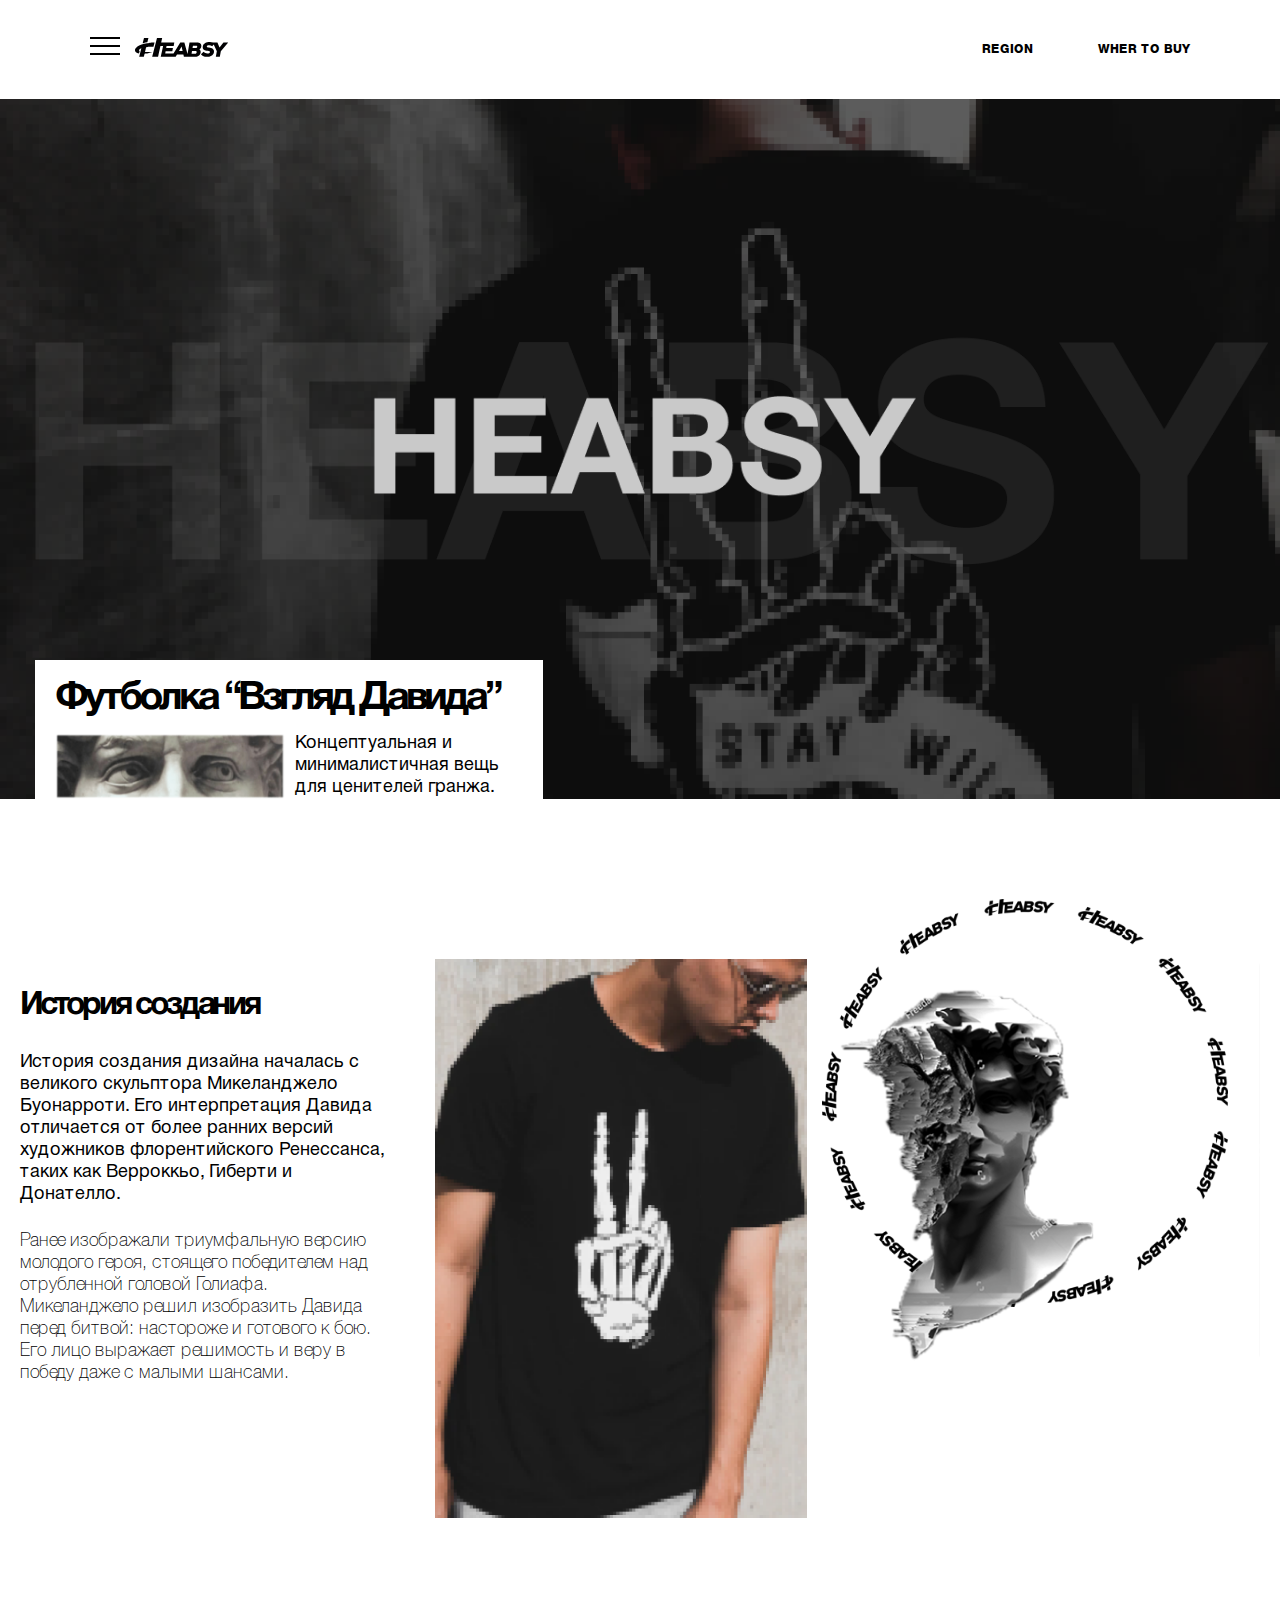
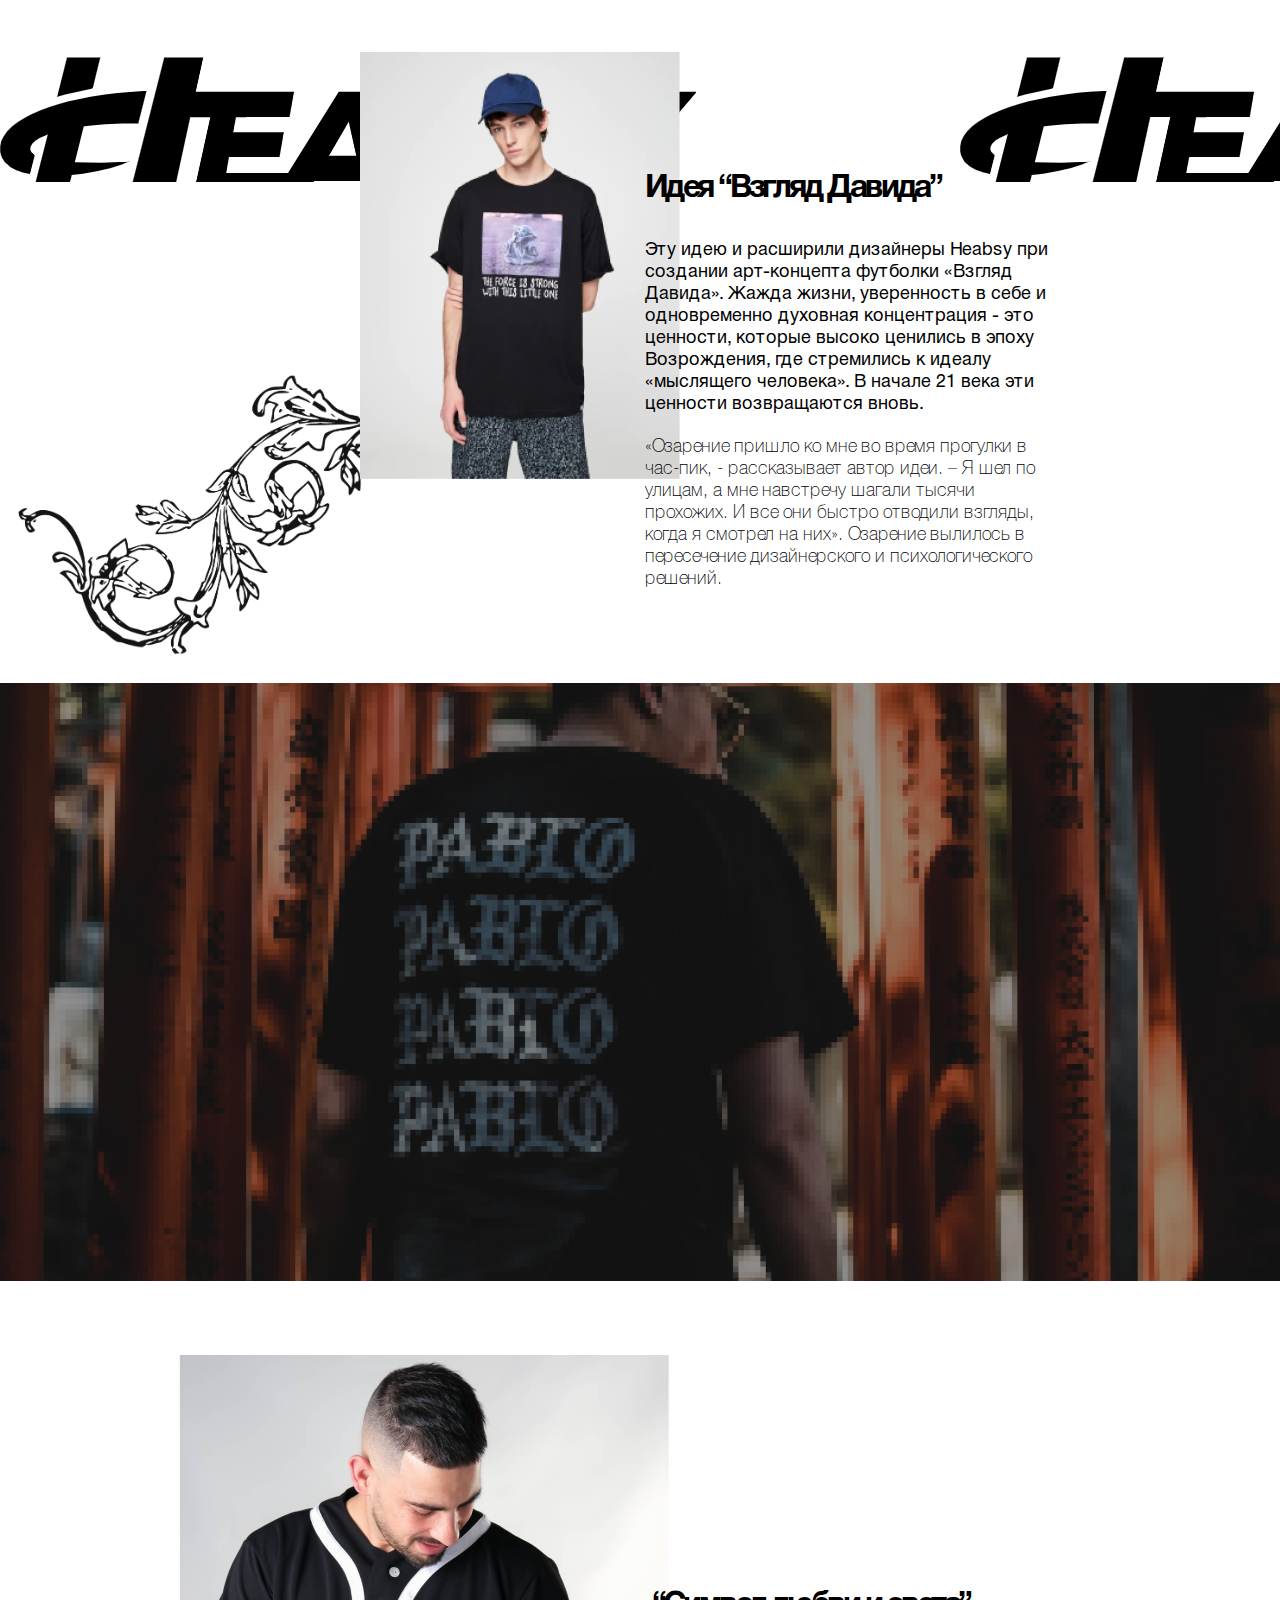
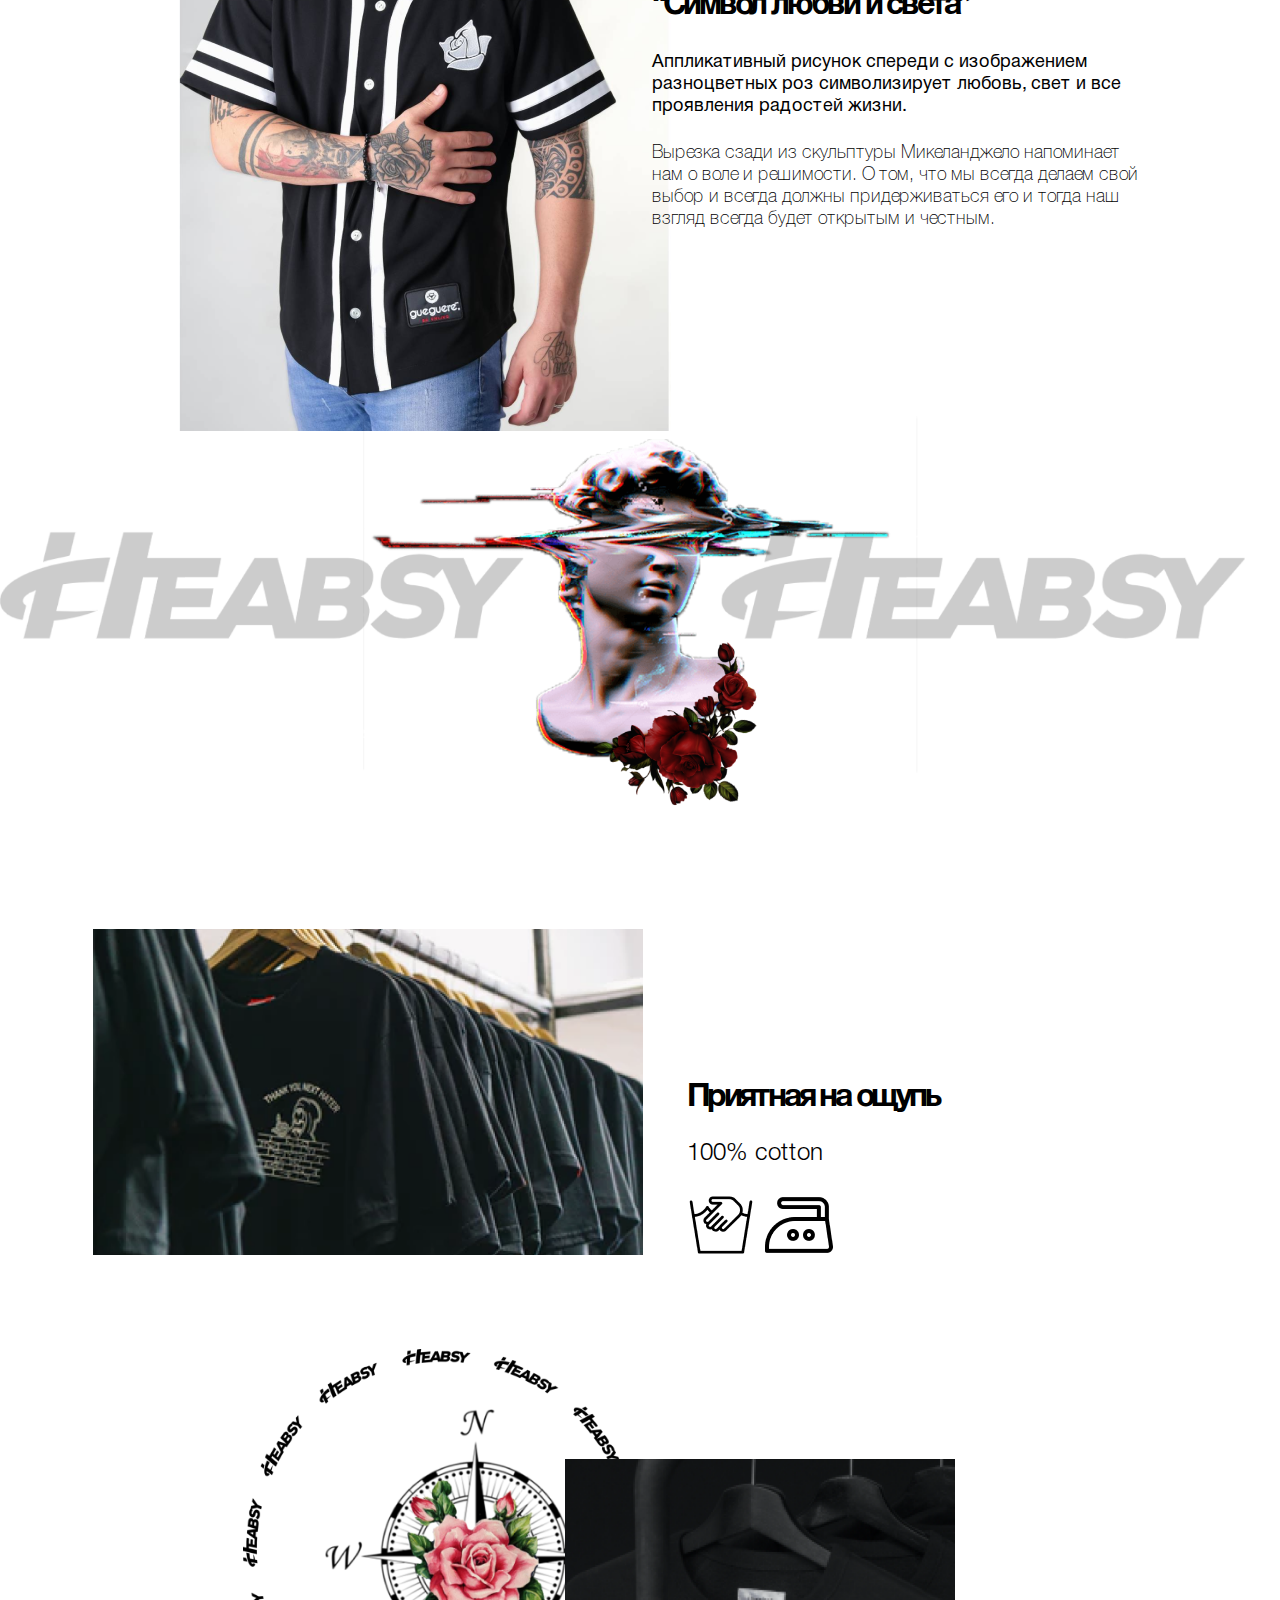
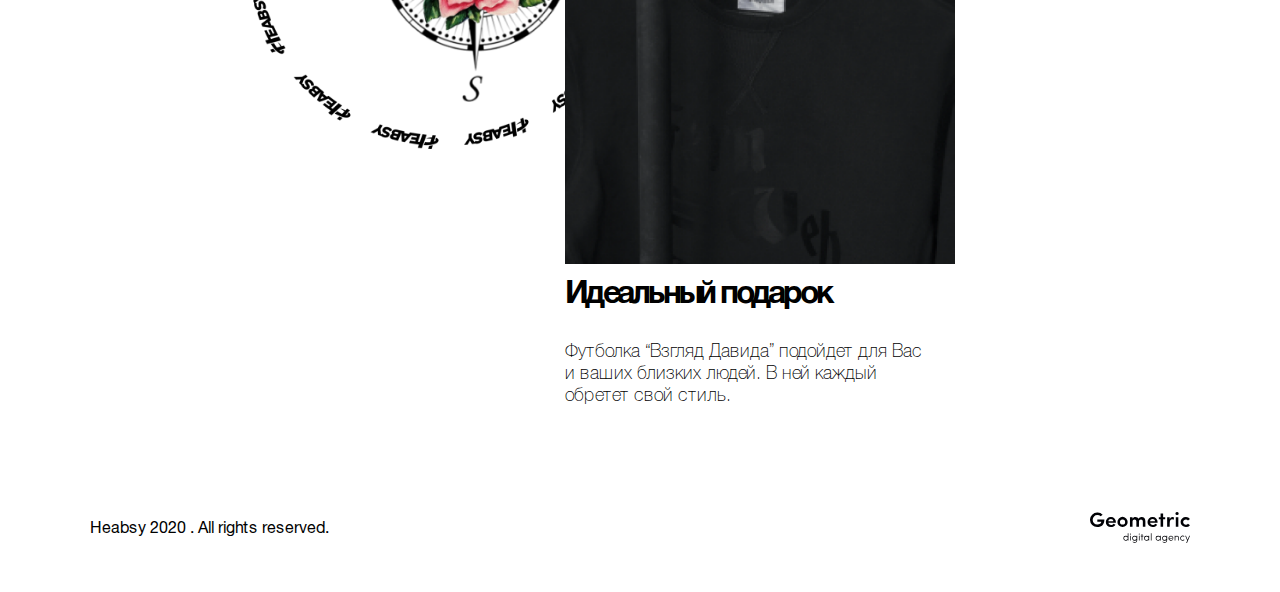
<file: david-look.html>
<!DOCTYPE html>
<html lang="en">
<head>
    <meta charset="UTF-8">
    <meta name="viewport"
          content="width=device-width, user-scalable=no, initial-scale=1.0, maximum-scale=1.0, minimum-scale=1.0">
    <meta http-equiv="X-UA-Compatible" content="ie=edge">
    <title></title>
    <link rel="stylesheet" href="style.css">
</head>
<body>

<header>
    <div class="header-main">
        <div class="header-flex">
            <div class="header-menu">
                <div class="open-menu">
                    <span></span>
                    <span></span>
                    <span></span>
                    <span></span>
                </div>
                <div class="for-mobile-bg"></div>
                <div class="menu-cnt mobile-bg-1">
                    <div class="sidenav">
                        <ul>
                            <li>
                                <div class="header-logo">
                                    <a href="index.html">
                                        <svg xmlns="http://www.w3.org/2000/svg" width="93" height="19"
                                             viewBox="0 0 93 19" fill="none">
                                            <path d="M88.4599 4.58021L84.5199 9.47021L82.4199 4.58021H78.1099C76.987 4.08464 75.7667 3.84878 74.5399 3.89021C71.5399 3.89021 68.3399 5.19021 67.8099 8.21021C67.1799 11.7502 69.7299 12.5402 72.8099 12.8302C74.3499 12.9702 75.0899 13.4202 74.9599 14.1302C74.8299 14.8402 73.8199 15.4002 72.4999 15.4002C71.7722 15.4414 71.0446 15.318 70.3711 15.0393C69.6977 14.7606 69.0957 14.3336 68.6099 13.7902L65.9399 16.3302C67.5499 18.4102 69.2999 18.8602 71.8699 18.8402C75.0699 18.8402 78.3699 17.4302 78.9499 14.1902C79.5299 10.9502 76.7699 9.77022 73.9499 9.47021C72.5699 9.33021 71.6399 9.18021 71.8099 8.21021C71.9999 7.45021 72.9999 7.15022 73.9999 7.15022C75.1438 7.08064 76.273 7.43685 77.1699 8.15021L78.7199 6.54021L81.8299 13.1902L80.8299 18.8702H84.8299L85.8299 13.1902L92.9999 4.76022V4.58021H88.4599Z"
                                                  fill="#010103"/>
                                            <path d="M9.99993 14.0002C9.99396 13.9638 9.99396 13.9266 9.99993 13.8902C10.1599 13.2102 10.3299 12.5402 10.4899 11.8902C10.6999 11.0302 10.9099 10.1702 11.1299 9.31021C11.14 9.28546 11.1549 9.26297 11.1738 9.24408C11.1927 9.22519 11.2152 9.21027 11.2399 9.20021L12.5499 9.00022C13.0499 9.00022 13.5499 8.90021 14.0499 8.87021C14.8199 8.87021 15.5799 8.79021 16.3499 8.78021H18.4699L19.5699 4.43021H19.1699L17.3099 4.55022C16.7799 4.55022 16.2499 4.62021 15.7199 4.68021C15.1899 4.74021 14.5699 4.81021 14.0099 4.89021C13.4499 4.97021 12.7199 5.07022 12.0899 5.19022C11.0899 5.38022 10.1499 5.58021 9.17993 5.81021C7.45521 6.22124 5.77911 6.81458 4.17993 7.58021C2.94882 8.1126 1.84455 8.8999 0.939926 9.89021C0.585545 10.2414 0.316509 10.6693 0.153539 11.1409C-0.00943057 11.6124 -0.0619841 12.1151 -7.36434e-05 12.6102C0.0749756 13.1561 0.315831 13.6657 0.689926 14.0702C1.09283 14.4763 1.57663 14.7932 2.10993 15.0002C2.71617 15.2616 3.35028 15.4528 3.99993 15.5702C4.19993 14.7602 4.38993 13.9702 4.58993 13.1802C4.58993 13.0602 4.58993 13.0002 4.49993 12.9302C4.37663 12.8579 4.2721 12.7576 4.1948 12.6374C4.1175 12.5171 4.0696 12.3804 4.055 12.2382C4.04039 12.096 4.05948 11.9524 4.11072 11.819C4.16196 11.6856 4.24391 11.5661 4.34993 11.4702C4.91267 10.9181 5.59798 10.507 6.34993 10.2702C5.62993 13.1502 4.91993 16.0002 4.19993 18.8302H8.80993C8.98993 18.1102 9.16993 17.3802 9.33993 16.6602C9.41993 16.3402 9.49993 16.0102 9.57993 15.7102C10.0999 15.6502 10.5799 15.6002 11.1099 15.5302C11.7699 15.4302 12.4399 15.3102 13.1099 15.1802C14.2002 14.9808 15.271 14.6863 16.3099 14.3002C16.5999 14.1902 16.8799 14.0502 17.1599 13.9302C14.7599 14.0502 12.3899 14.1002 9.99993 14.0002Z"
                                                  fill="#010103"/>
                                            <path d="M12.2299 4.17022C12.2832 4.16801 12.3339 4.14651 12.3725 4.10971C12.4112 4.07292 12.4351 4.02335 12.4399 3.97021C12.7599 2.65021 13.0799 1.33021 13.4399 -0.0297852H8.99993C8.62993 1.48021 8.23993 2.97021 7.85993 4.49021L7.67993 5.21022C8.05993 5.10021 8.41993 4.99021 8.77993 4.91021C9.88993 4.67022 11.0599 4.42022 12.2299 4.17022Z"
                                                  fill="#010103"/>
                                            <path d="M64.2299 11.3402C64.7869 11.101 65.2708 10.7188 65.6325 10.2323C65.9943 9.74588 66.2211 9.17249 66.2899 8.57021C66.7699 5.84021 64.6699 4.57022 61.8199 4.57022H54.5199L52.5199 16.1102L49.3599 4.58021H45.2899L38.4999 15.4402H30.2299L30.6099 13.2802H37.3499L37.9299 10.0002H31.1899L31.5499 8.00021H38.6999L39.2899 4.62021H26.1699L27.1699 0.0402148H21.9999L17.1799 18.8302H23.0599C23.2099 18.1102 23.3699 17.3902 23.5299 16.6702V16.6102L25.4299 8.00021H28.1099L25.7399 18.8402H40.6599L41.9999 16.5002H48.3699L48.8999 18.8402H59.3699C61.9799 18.8402 65.0599 17.8402 65.6199 14.6602C65.7625 14.031 65.7053 13.373 65.4561 12.7778C65.2069 12.1827 64.7783 11.6801 64.2299 11.3402ZM43.9999 13.1202L46.5999 8.57021L47.5999 13.1202H43.9999ZM61.7099 14.3602C61.6456 14.7634 61.4296 15.1268 61.1061 15.3759C60.7826 15.625 60.3762 15.741 59.9699 15.7002H56.5699L56.9999 13.0002H60.4099C61.4199 13.0002 61.8199 13.5802 61.6799 14.3602H61.7099ZM62.2299 9.00021C62.1495 9.31777 61.9555 9.59486 61.6847 9.77911C61.4138 9.96337 61.0848 10.042 60.7599 10.0002H57.5399L57.9199 7.82022H61.1799C61.9999 7.84022 62.3399 8.33021 62.2299 9.00021Z"
                                                  fill="#010103"/>
                                        </svg>
                                    </a>
                                </div>
                            </li>
                            <li><a href="javascript:;">Main page</a></li>
                            <li><a href="javascript:;">About company</a></li>
                            <li><a href="javascript:;">News</a></li>
                            <li><a href="javascript:;">Support</a></li>
                            <li><a href="javascript:;">Contacts</a></li>
                        </ul>

                        <div class="header-region">
                            <ul>
                                <li><a href="#">region</a></li>
                                <li><a href="#">wher to buy</a></li>
                            </ul>
                        </div>
                    </div>
                    <div class="menu-cnt_drop">

                        <div class="footer-main">
                            <div class="footer_info">
                                Heabsy 2020 . All rights reserved.
                            </div>
                            <div class="footer_name">
                                <a href="https://www.geometric.agency/">
                                    <img src="assets/img/footer-logo.svg" alt="">
                                </a>
                            </div>
                        </div>
                    </div>
                </div>
            </div>
            <div class="header-logo">
                <a href="index.html">
                    <svg xmlns="http://www.w3.org/2000/svg" width="93" height="19" viewBox="0 0 93 19" fill="none">
                        <path d="M88.4599 4.58021L84.5199 9.47021L82.4199 4.58021H78.1099C76.987 4.08464 75.7667 3.84878 74.5399 3.89021C71.5399 3.89021 68.3399 5.19021 67.8099 8.21021C67.1799 11.7502 69.7299 12.5402 72.8099 12.8302C74.3499 12.9702 75.0899 13.4202 74.9599 14.1302C74.8299 14.8402 73.8199 15.4002 72.4999 15.4002C71.7722 15.4414 71.0446 15.318 70.3711 15.0393C69.6977 14.7606 69.0957 14.3336 68.6099 13.7902L65.9399 16.3302C67.5499 18.4102 69.2999 18.8602 71.8699 18.8402C75.0699 18.8402 78.3699 17.4302 78.9499 14.1902C79.5299 10.9502 76.7699 9.77022 73.9499 9.47021C72.5699 9.33021 71.6399 9.18021 71.8099 8.21021C71.9999 7.45021 72.9999 7.15022 73.9999 7.15022C75.1438 7.08064 76.273 7.43685 77.1699 8.15021L78.7199 6.54021L81.8299 13.1902L80.8299 18.8702H84.8299L85.8299 13.1902L92.9999 4.76022V4.58021H88.4599Z"
                              fill="#010103"/>
                        <path d="M9.99993 14.0002C9.99396 13.9638 9.99396 13.9266 9.99993 13.8902C10.1599 13.2102 10.3299 12.5402 10.4899 11.8902C10.6999 11.0302 10.9099 10.1702 11.1299 9.31021C11.14 9.28546 11.1549 9.26297 11.1738 9.24408C11.1927 9.22519 11.2152 9.21027 11.2399 9.20021L12.5499 9.00022C13.0499 9.00022 13.5499 8.90021 14.0499 8.87021C14.8199 8.87021 15.5799 8.79021 16.3499 8.78021H18.4699L19.5699 4.43021H19.1699L17.3099 4.55022C16.7799 4.55022 16.2499 4.62021 15.7199 4.68021C15.1899 4.74021 14.5699 4.81021 14.0099 4.89021C13.4499 4.97021 12.7199 5.07022 12.0899 5.19022C11.0899 5.38022 10.1499 5.58021 9.17993 5.81021C7.45521 6.22124 5.77911 6.81458 4.17993 7.58021C2.94882 8.1126 1.84455 8.8999 0.939926 9.89021C0.585545 10.2414 0.316509 10.6693 0.153539 11.1409C-0.00943057 11.6124 -0.0619841 12.1151 -7.36434e-05 12.6102C0.0749756 13.1561 0.315831 13.6657 0.689926 14.0702C1.09283 14.4763 1.57663 14.7932 2.10993 15.0002C2.71617 15.2616 3.35028 15.4528 3.99993 15.5702C4.19993 14.7602 4.38993 13.9702 4.58993 13.1802C4.58993 13.0602 4.58993 13.0002 4.49993 12.9302C4.37663 12.8579 4.2721 12.7576 4.1948 12.6374C4.1175 12.5171 4.0696 12.3804 4.055 12.2382C4.04039 12.096 4.05948 11.9524 4.11072 11.819C4.16196 11.6856 4.24391 11.5661 4.34993 11.4702C4.91267 10.9181 5.59798 10.507 6.34993 10.2702C5.62993 13.1502 4.91993 16.0002 4.19993 18.8302H8.80993C8.98993 18.1102 9.16993 17.3802 9.33993 16.6602C9.41993 16.3402 9.49993 16.0102 9.57993 15.7102C10.0999 15.6502 10.5799 15.6002 11.1099 15.5302C11.7699 15.4302 12.4399 15.3102 13.1099 15.1802C14.2002 14.9808 15.271 14.6863 16.3099 14.3002C16.5999 14.1902 16.8799 14.0502 17.1599 13.9302C14.7599 14.0502 12.3899 14.1002 9.99993 14.0002Z"
                              fill="#010103"/>
                        <path d="M12.2299 4.17022C12.2832 4.16801 12.3339 4.14651 12.3725 4.10971C12.4112 4.07292 12.4351 4.02335 12.4399 3.97021C12.7599 2.65021 13.0799 1.33021 13.4399 -0.0297852H8.99993C8.62993 1.48021 8.23993 2.97021 7.85993 4.49021L7.67993 5.21022C8.05993 5.10021 8.41993 4.99021 8.77993 4.91021C9.88993 4.67022 11.0599 4.42022 12.2299 4.17022Z"
                              fill="#010103"/>
                        <path d="M64.2299 11.3402C64.7869 11.101 65.2708 10.7188 65.6325 10.2323C65.9943 9.74588 66.2211 9.17249 66.2899 8.57021C66.7699 5.84021 64.6699 4.57022 61.8199 4.57022H54.5199L52.5199 16.1102L49.3599 4.58021H45.2899L38.4999 15.4402H30.2299L30.6099 13.2802H37.3499L37.9299 10.0002H31.1899L31.5499 8.00021H38.6999L39.2899 4.62021H26.1699L27.1699 0.0402148H21.9999L17.1799 18.8302H23.0599C23.2099 18.1102 23.3699 17.3902 23.5299 16.6702V16.6102L25.4299 8.00021H28.1099L25.7399 18.8402H40.6599L41.9999 16.5002H48.3699L48.8999 18.8402H59.3699C61.9799 18.8402 65.0599 17.8402 65.6199 14.6602C65.7625 14.031 65.7053 13.373 65.4561 12.7778C65.2069 12.1827 64.7783 11.6801 64.2299 11.3402ZM43.9999 13.1202L46.5999 8.57021L47.5999 13.1202H43.9999ZM61.7099 14.3602C61.6456 14.7634 61.4296 15.1268 61.1061 15.3759C60.7826 15.625 60.3762 15.741 59.9699 15.7002H56.5699L56.9999 13.0002H60.4099C61.4199 13.0002 61.8199 13.5802 61.6799 14.3602H61.7099ZM62.2299 9.00021C62.1495 9.31777 61.9555 9.59486 61.6847 9.77911C61.4138 9.96337 61.0848 10.042 60.7599 10.0002H57.5399L57.9199 7.82022H61.1799C61.9999 7.84022 62.3399 8.33021 62.2299 9.00021Z"
                              fill="#010103"/>
                    </svg>
                </a>
            </div>
        </div>
        <div class="header-region">
            <ul>
                <li><a href="#">region</a></li>
                <li><a href="#">wher to buy</a></li>
            </ul>
        </div>
    </div>
</header>

<section>
    <div class="max_wid_auto">
        <div class="t-shirt-david-look" style="background-image: url('assets/img/15784973195591.png')">
            <div class="t-shirt-david-look_img">
                <img src="assets/img/Group-911.png" alt="">
            </div>
            <div class="t-shirt-david-look_aps">
                <h2>Футболка “Взгляд Давида”</h2>
                <div class="t-shirt-david-look_ese">
                    <img src="assets/img/david-eye-1.png" alt="">
                    <p>
                        Концептуальная и минималистичная вещь для ценителей гранжа.
                    </p>
                </div>
            </div>
        </div>
    </div>
</section>

<section>
    <div class="max_wid_auto">
        <div class="history-of-creation">
            <div class="weigh-more-weigh_text">
                <h2>История создания</h2>
                <span>
                    История создания дизайна началась с великого скульптора Микеланджело
                    Буонарроти. Его интерпретация Давида отличается от более
                    ранних версий художников флорентийского Ренессанса, таких как Верроккьо, Гиберти и Донателло.
                </span>
                <p>
                    Ранее изображали триумфальную версию молодого героя, стоящего победителем
                    над отрубленной головой Голиафа. Микеланджело решил изобразить Давида перед битвой: настороже и готового
                    к бою. Его лицо выражает решимость и веру в победу даже с малыми шансами.
                </p>
            </div>
            <div class="history-of-creation_men">
                <img src="assets/img/image-1198.png" alt="">
            </div>
            <div class="history-of-creation_circle">
                <div class="case-made-tactilely_circle image" style="background-image: url('assets/img/logo_circle.png')">
                </div>
                <div class="history-of-creation_face">
                    <img src="assets/img/davids-face-91.png" alt="">
                </div>
            </div>
        </div>
    </div>
</section>


<section>
    <div class="max_wid_auto">
        <div class="david-view-idea">
            <div class="david-view-idea_line">
                <img src="assets/img/image-812.png" alt="">
            </div>
            <div class="david-view-idea_img">
                <img src="assets/img/Rectangle-84.png" alt="">
            </div>
            <div class="weigh-more-weigh_text">
                <h2>Идея “Взгляд Давида”</h2>
                <span>
                   Эту идею и расширили дизайнеры Heabsy при создании арт-концепта футболки «Взгляд Давида».
                    Жажда жизни, уверенность в себе и одновременно духовная концентрация - это ценности,
                    которые высоко ценились в эпоху Возрождения,
                    где стремились к идеалу «мыслящего человека». В начале 21 века эти ценности возвращаются вновь.
                </span>
                <p>
                    «Озарение пришло ко мне во время прогулки в час-пик, - рассказывает автор идеи.
                    – Я шел по улицам, а мне навстречу шагали тысячи прохожих. И все они быстро отводили взгляды, когда я смотрел на них».
                    Озарение вылилось в пересечение дизайнерского и психологического решений.
                </p>
            </div>
        </div>
    </div>
</section>

<section>
    <div class="max_wid_auto">
        <div class="img-width_i">
            <img src="assets/img/Rectangle75.png" alt="">
        </div>

    </div>
</section>

<section>
    <div class="max_wid_auto">
        <div class="symbol-love-and-light">
            <div class="symbol-love-and-light_img">
                <img src="assets/img/image-582.png" alt="">
            </div>
            <div class="weigh-more-weigh_text">
                <h2>“Символ любви и света”</h2>
                <span>
                   Аппликативный рисунок спереди с изображением разноцветных
                    роз символизирует любовь, свет и все проявления радостей жизни.
                </span>
                <p>
                    Вырезка сзади из скульптуры Микеланджело напоминает нам о воле и решимости. О том, что мы
                    всегда делаем свой выбор и всегда должны придерживаться его и тогда наш взгляд
                    всегда будет открытым и честным.
                </p>
            </div>
        </div>
        <div class="symbol-love-and-light_photo">
            <img src="assets/img/Group-622.png" alt="">
        </div>
        
        <div class="pleasant-to-the-touch">
            <div class="pleasant-to-the-touch_img">
                <img src="assets/img/image-31.png" alt="">
            </div>
            <div class="pleasant-to-the-touch_title">
                <div class="weigh-more-weigh_text">
                    <h2>Приятная на ощупь</h2>
                </div>
                <span>100% cotton</span>
                <div class="pleasant-to-the-touch_icon">
                    <img src="assets/img/image751.png" alt="">
                    <img src="assets/img/image956.png" alt="">
                </div>
            </div>
        </div>
    </div>
</section>


<section>
    <div class="max_wid_auto">
        <div class="the-perfect_gift">
            <div class="the-perfect_gift_circle">
                <div class="case-made-tactilely_circle image" style="background-image: url('assets/img/logo_circle.png')">
                </div>
                <div class="the-perfect_gift_circle_img">
                    <img src="assets/img/image-311.png" alt="">
                </div>
            </div>
            <div class="the-perfect_gift_main">
                <div class="the-perfect_gift_img">
                    <img src="assets/img/image-461.png" alt="">
                </div>
                <div class="the-perfect_gift_flex">
                    <div class="weigh-more-weigh_text marg-right_unset">
                        <h2>Идеальный подарок</h2>
                        <p>
                            Футболка “Взгляд Давида” подойдет для Вас и
                            ваших близких людей. В ней каждый обретет свой стиль.
                        </p>
                    </div>
                </div>
            </div>
        </div>
    </div>
</section>


<footer>
    <div class="max_wid_auto footer-main">
        <div class="footer_info">
            Heabsy 2020 . All rights reserved.
        </div>
        <div class="footer_name">
            <a href="https://www.geometric.agency/">
                <img src="assets/img/footer-logo.svg" alt="">
            </a>
        </div>
    </div>
</footer>


<script src="assets/js/jquery-3.2.1.min.js"></script>
<script src="assets/js/jquery.formstyler.min.js"></script>
<script src="assets/js/jquery.fancybox.js"></script>
<script src="assets/js/jquery.mask.js"></script>
<script src="assets/slick/slick.min.js"></script>
<script src="assets/js/jquery.magnific-popup.min.js"></script>
<script src="assets/js/script.js"></script>
<script>
    $(document).ready(function () {
        $('select').styler();
    })
</script>


</body>
</html>
</file>
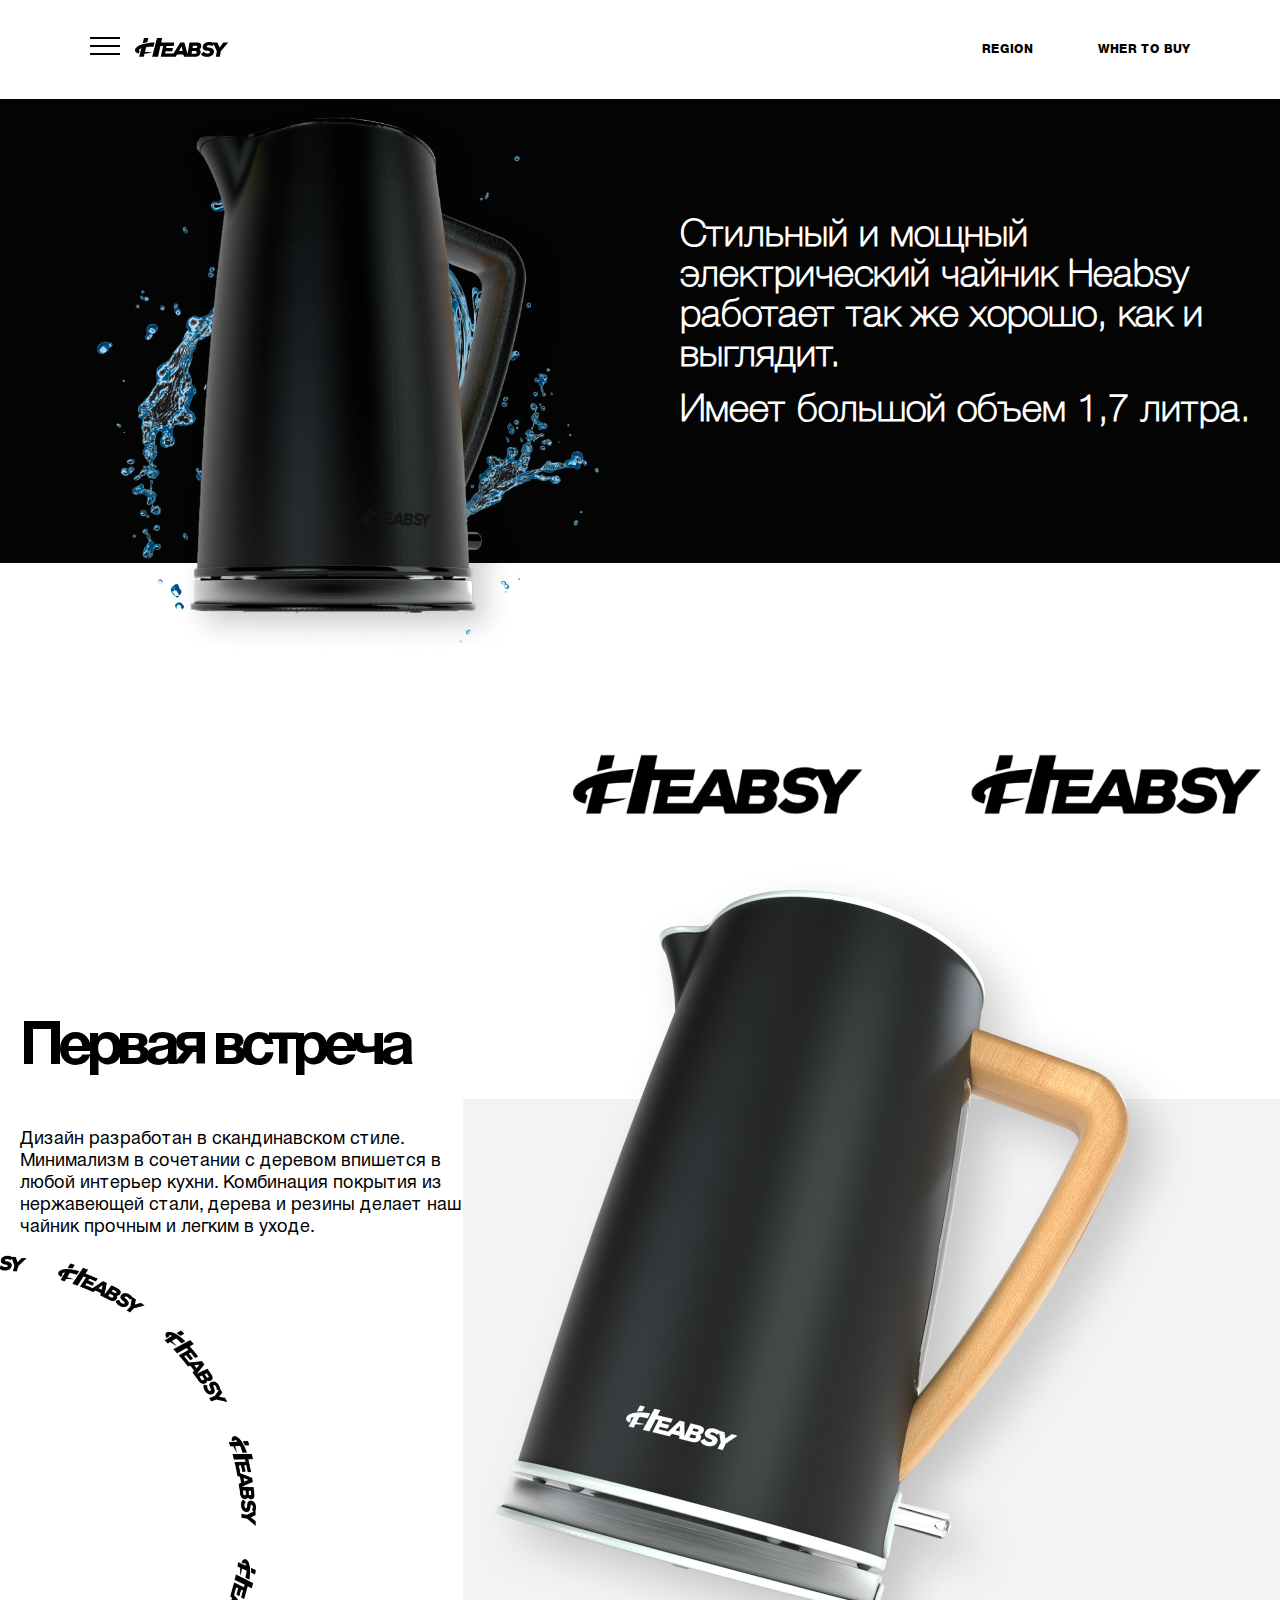
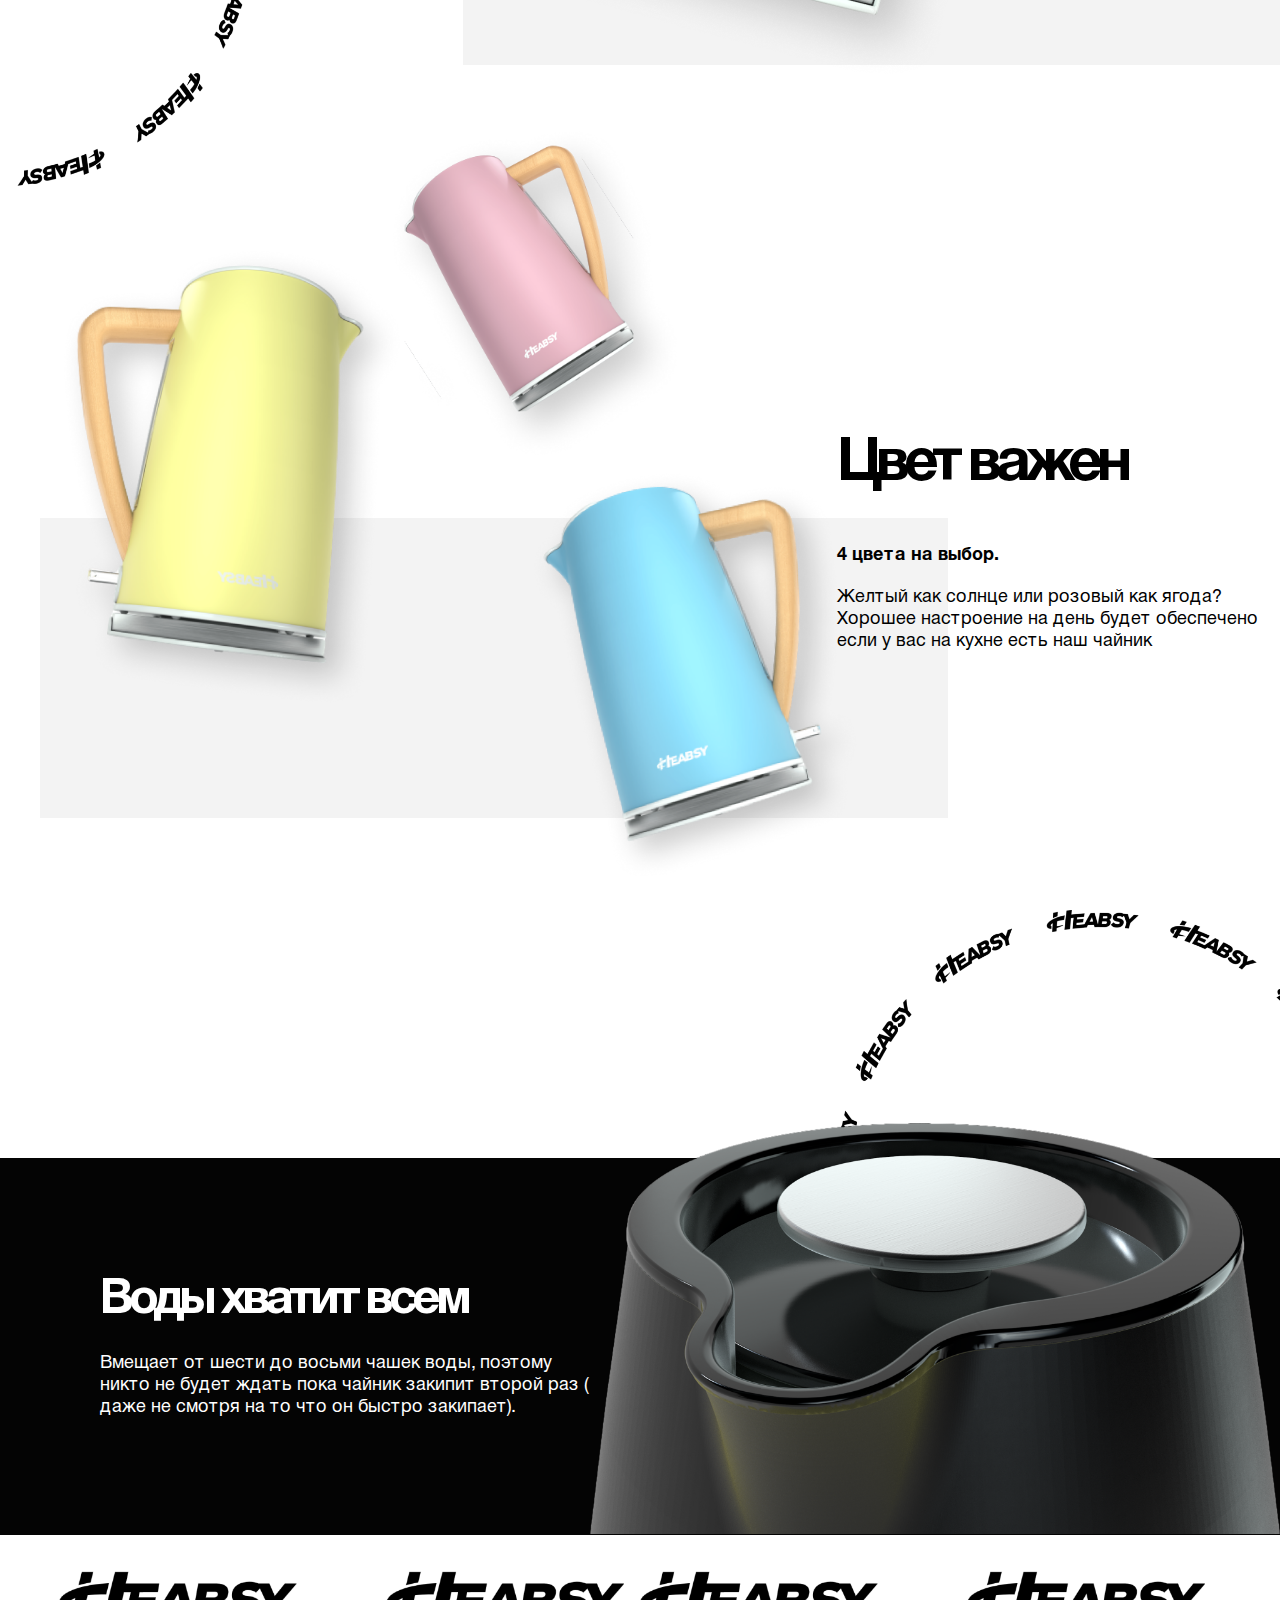
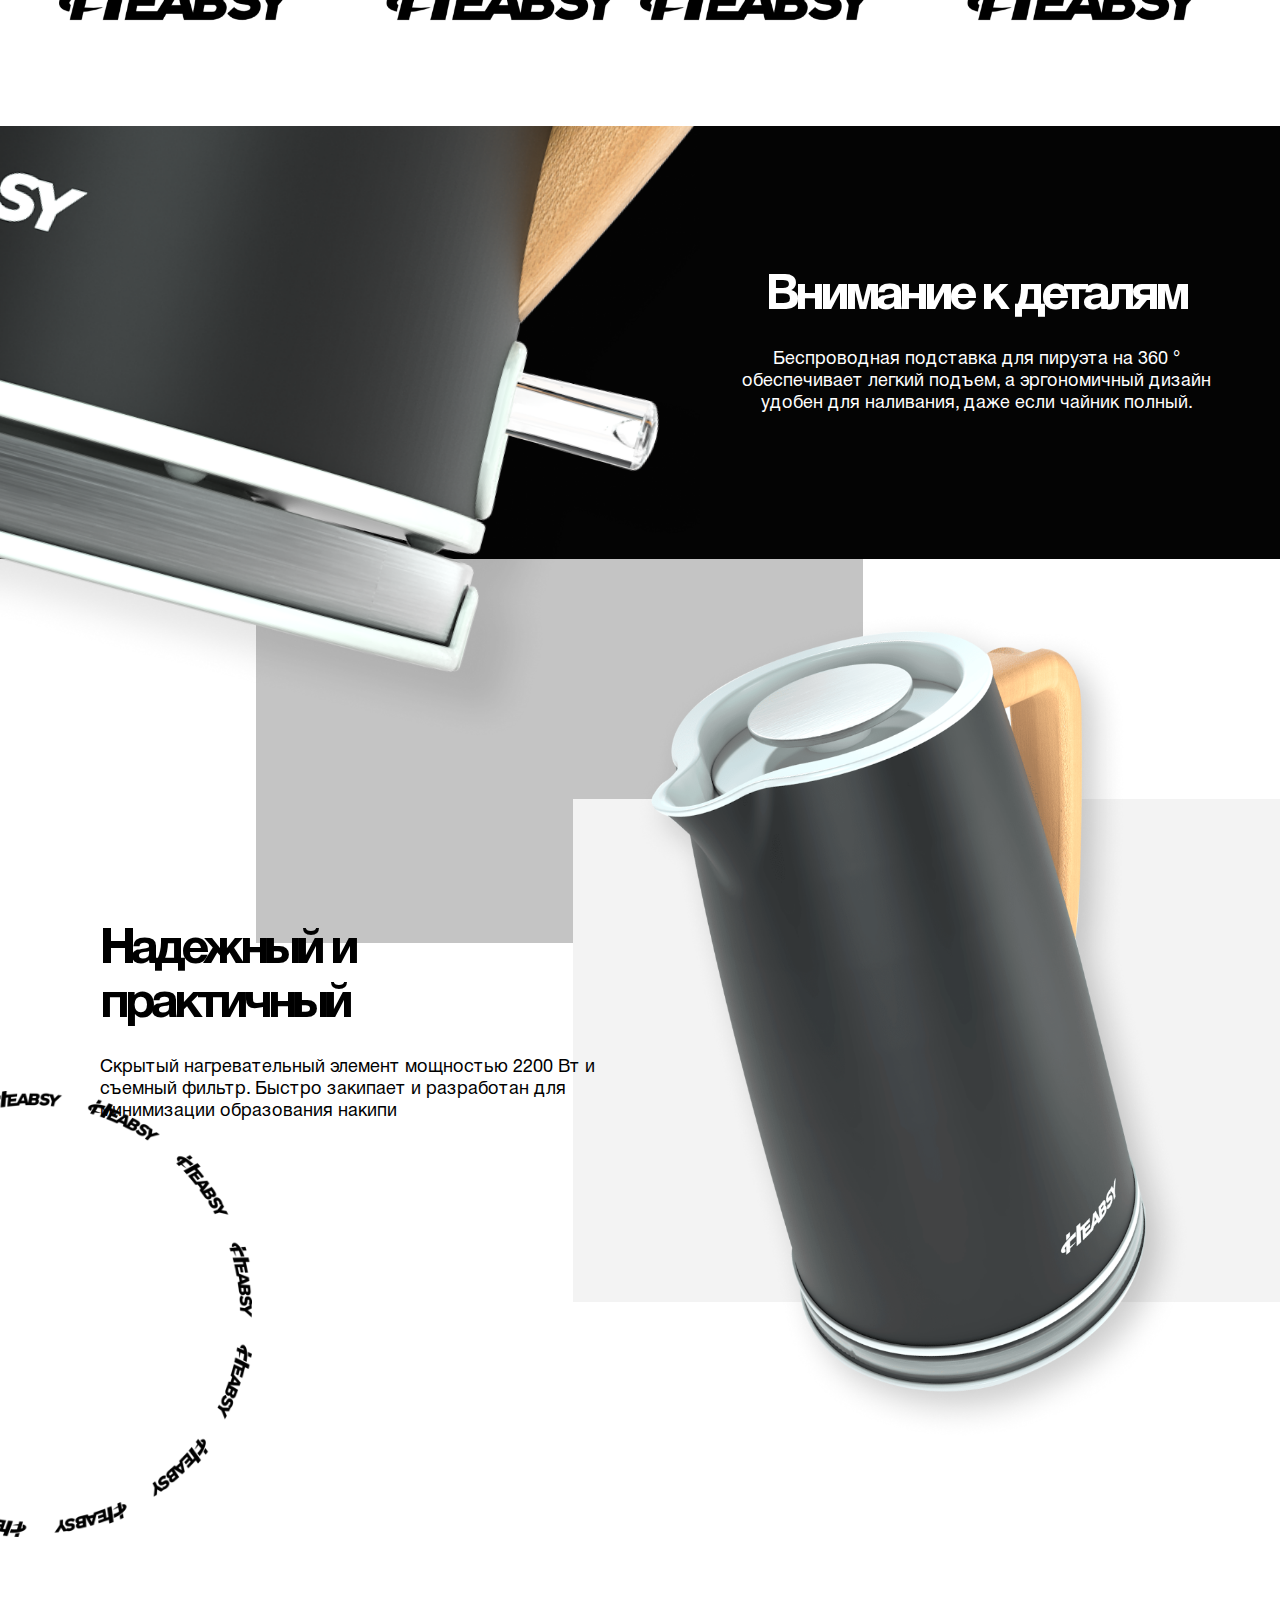
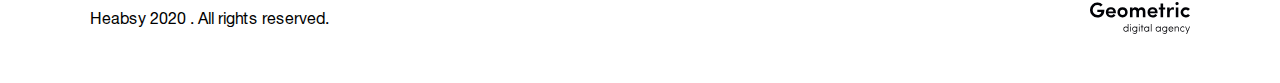
<file: electric-kettle.html>
<!DOCTYPE html>
<html lang="en">
<head>
    <meta charset="UTF-8">
    <meta name="viewport"
          content="width=device-width, user-scalable=no, initial-scale=1.0, maximum-scale=1.0, minimum-scale=1.0">
    <meta http-equiv="X-UA-Compatible" content="ie=edge">
    <title></title>
    <link rel="stylesheet" href="style.css">
</head>
<body>

<header>
    <div class="header-main">
        <div class="header-flex">
            <div class="header-menu">
                <div class="open-menu">
                    <span></span>
                    <span></span>
                    <span></span>
                    <span></span>
                </div>
                <div class="for-mobile-bg"></div>
                <div class="menu-cnt mobile-bg-1">
                    <div class="sidenav">
                        <ul>
                            <li>
                                <div class="header-logo">
                                    <a href="index.html">
                                        <svg xmlns="http://www.w3.org/2000/svg" width="93" height="19" viewBox="0 0 93 19" fill="none">
                                            <path d="M88.4599 4.58021L84.5199 9.47021L82.4199 4.58021H78.1099C76.987 4.08464 75.7667 3.84878 74.5399 3.89021C71.5399 3.89021 68.3399 5.19021 67.8099 8.21021C67.1799 11.7502 69.7299 12.5402 72.8099 12.8302C74.3499 12.9702 75.0899 13.4202 74.9599 14.1302C74.8299 14.8402 73.8199 15.4002 72.4999 15.4002C71.7722 15.4414 71.0446 15.318 70.3711 15.0393C69.6977 14.7606 69.0957 14.3336 68.6099 13.7902L65.9399 16.3302C67.5499 18.4102 69.2999 18.8602 71.8699 18.8402C75.0699 18.8402 78.3699 17.4302 78.9499 14.1902C79.5299 10.9502 76.7699 9.77022 73.9499 9.47021C72.5699 9.33021 71.6399 9.18021 71.8099 8.21021C71.9999 7.45021 72.9999 7.15022 73.9999 7.15022C75.1438 7.08064 76.273 7.43685 77.1699 8.15021L78.7199 6.54021L81.8299 13.1902L80.8299 18.8702H84.8299L85.8299 13.1902L92.9999 4.76022V4.58021H88.4599Z" fill="#010103"/>
                                            <path d="M9.99993 14.0002C9.99396 13.9638 9.99396 13.9266 9.99993 13.8902C10.1599 13.2102 10.3299 12.5402 10.4899 11.8902C10.6999 11.0302 10.9099 10.1702 11.1299 9.31021C11.14 9.28546 11.1549 9.26297 11.1738 9.24408C11.1927 9.22519 11.2152 9.21027 11.2399 9.20021L12.5499 9.00022C13.0499 9.00022 13.5499 8.90021 14.0499 8.87021C14.8199 8.87021 15.5799 8.79021 16.3499 8.78021H18.4699L19.5699 4.43021H19.1699L17.3099 4.55022C16.7799 4.55022 16.2499 4.62021 15.7199 4.68021C15.1899 4.74021 14.5699 4.81021 14.0099 4.89021C13.4499 4.97021 12.7199 5.07022 12.0899 5.19022C11.0899 5.38022 10.1499 5.58021 9.17993 5.81021C7.45521 6.22124 5.77911 6.81458 4.17993 7.58021C2.94882 8.1126 1.84455 8.8999 0.939926 9.89021C0.585545 10.2414 0.316509 10.6693 0.153539 11.1409C-0.00943057 11.6124 -0.0619841 12.1151 -7.36434e-05 12.6102C0.0749756 13.1561 0.315831 13.6657 0.689926 14.0702C1.09283 14.4763 1.57663 14.7932 2.10993 15.0002C2.71617 15.2616 3.35028 15.4528 3.99993 15.5702C4.19993 14.7602 4.38993 13.9702 4.58993 13.1802C4.58993 13.0602 4.58993 13.0002 4.49993 12.9302C4.37663 12.8579 4.2721 12.7576 4.1948 12.6374C4.1175 12.5171 4.0696 12.3804 4.055 12.2382C4.04039 12.096 4.05948 11.9524 4.11072 11.819C4.16196 11.6856 4.24391 11.5661 4.34993 11.4702C4.91267 10.9181 5.59798 10.507 6.34993 10.2702C5.62993 13.1502 4.91993 16.0002 4.19993 18.8302H8.80993C8.98993 18.1102 9.16993 17.3802 9.33993 16.6602C9.41993 16.3402 9.49993 16.0102 9.57993 15.7102C10.0999 15.6502 10.5799 15.6002 11.1099 15.5302C11.7699 15.4302 12.4399 15.3102 13.1099 15.1802C14.2002 14.9808 15.271 14.6863 16.3099 14.3002C16.5999 14.1902 16.8799 14.0502 17.1599 13.9302C14.7599 14.0502 12.3899 14.1002 9.99993 14.0002Z" fill="#010103"/>
                                            <path d="M12.2299 4.17022C12.2832 4.16801 12.3339 4.14651 12.3725 4.10971C12.4112 4.07292 12.4351 4.02335 12.4399 3.97021C12.7599 2.65021 13.0799 1.33021 13.4399 -0.0297852H8.99993C8.62993 1.48021 8.23993 2.97021 7.85993 4.49021L7.67993 5.21022C8.05993 5.10021 8.41993 4.99021 8.77993 4.91021C9.88993 4.67022 11.0599 4.42022 12.2299 4.17022Z" fill="#010103"/>
                                            <path d="M64.2299 11.3402C64.7869 11.101 65.2708 10.7188 65.6325 10.2323C65.9943 9.74588 66.2211 9.17249 66.2899 8.57021C66.7699 5.84021 64.6699 4.57022 61.8199 4.57022H54.5199L52.5199 16.1102L49.3599 4.58021H45.2899L38.4999 15.4402H30.2299L30.6099 13.2802H37.3499L37.9299 10.0002H31.1899L31.5499 8.00021H38.6999L39.2899 4.62021H26.1699L27.1699 0.0402148H21.9999L17.1799 18.8302H23.0599C23.2099 18.1102 23.3699 17.3902 23.5299 16.6702V16.6102L25.4299 8.00021H28.1099L25.7399 18.8402H40.6599L41.9999 16.5002H48.3699L48.8999 18.8402H59.3699C61.9799 18.8402 65.0599 17.8402 65.6199 14.6602C65.7625 14.031 65.7053 13.373 65.4561 12.7778C65.2069 12.1827 64.7783 11.6801 64.2299 11.3402ZM43.9999 13.1202L46.5999 8.57021L47.5999 13.1202H43.9999ZM61.7099 14.3602C61.6456 14.7634 61.4296 15.1268 61.1061 15.3759C60.7826 15.625 60.3762 15.741 59.9699 15.7002H56.5699L56.9999 13.0002H60.4099C61.4199 13.0002 61.8199 13.5802 61.6799 14.3602H61.7099ZM62.2299 9.00021C62.1495 9.31777 61.9555 9.59486 61.6847 9.77911C61.4138 9.96337 61.0848 10.042 60.7599 10.0002H57.5399L57.9199 7.82022H61.1799C61.9999 7.84022 62.3399 8.33021 62.2299 9.00021Z" fill="#010103"/>
                                        </svg>
                                    </a>
                                </div>
                            </li>
                            <li><a href="javascript:;">Main page</a></li>
                            <li><a href="javascript:;">About company</a></li>
                            <li><a href="javascript:;">News</a></li>
                            <li><a href="javascript:;">Support</a></li>
                            <li><a href="javascript:;">Contacts</a></li>
                        </ul>

                        <div class="header-region">
                            <ul>
                                <li><a href="#">region</a></li>
                                <li><a href="#">wher to buy</a></li>
                            </ul>
                        </div>
                    </div>
                    <div class="menu-cnt_drop">

                        <div class="footer-main">
                            <div class="footer_info">
                                Heabsy 2020 . All rights reserved.
                            </div>
                            <div class="footer_name">
                                <a href="https://www.geometric.agency/">
                                    <img src="assets/img/footer-logo.svg" alt="">
                                </a>
                            </div>
                        </div>
                    </div>
                </div>
            </div>
            <div class="header-logo">
                <a href="index.html">
                    <svg xmlns="http://www.w3.org/2000/svg" width="93" height="19" viewBox="0 0 93 19" fill="none">
                        <path d="M88.4599 4.58021L84.5199 9.47021L82.4199 4.58021H78.1099C76.987 4.08464 75.7667 3.84878 74.5399 3.89021C71.5399 3.89021 68.3399 5.19021 67.8099 8.21021C67.1799 11.7502 69.7299 12.5402 72.8099 12.8302C74.3499 12.9702 75.0899 13.4202 74.9599 14.1302C74.8299 14.8402 73.8199 15.4002 72.4999 15.4002C71.7722 15.4414 71.0446 15.318 70.3711 15.0393C69.6977 14.7606 69.0957 14.3336 68.6099 13.7902L65.9399 16.3302C67.5499 18.4102 69.2999 18.8602 71.8699 18.8402C75.0699 18.8402 78.3699 17.4302 78.9499 14.1902C79.5299 10.9502 76.7699 9.77022 73.9499 9.47021C72.5699 9.33021 71.6399 9.18021 71.8099 8.21021C71.9999 7.45021 72.9999 7.15022 73.9999 7.15022C75.1438 7.08064 76.273 7.43685 77.1699 8.15021L78.7199 6.54021L81.8299 13.1902L80.8299 18.8702H84.8299L85.8299 13.1902L92.9999 4.76022V4.58021H88.4599Z" fill="#010103"/>
                        <path d="M9.99993 14.0002C9.99396 13.9638 9.99396 13.9266 9.99993 13.8902C10.1599 13.2102 10.3299 12.5402 10.4899 11.8902C10.6999 11.0302 10.9099 10.1702 11.1299 9.31021C11.14 9.28546 11.1549 9.26297 11.1738 9.24408C11.1927 9.22519 11.2152 9.21027 11.2399 9.20021L12.5499 9.00022C13.0499 9.00022 13.5499 8.90021 14.0499 8.87021C14.8199 8.87021 15.5799 8.79021 16.3499 8.78021H18.4699L19.5699 4.43021H19.1699L17.3099 4.55022C16.7799 4.55022 16.2499 4.62021 15.7199 4.68021C15.1899 4.74021 14.5699 4.81021 14.0099 4.89021C13.4499 4.97021 12.7199 5.07022 12.0899 5.19022C11.0899 5.38022 10.1499 5.58021 9.17993 5.81021C7.45521 6.22124 5.77911 6.81458 4.17993 7.58021C2.94882 8.1126 1.84455 8.8999 0.939926 9.89021C0.585545 10.2414 0.316509 10.6693 0.153539 11.1409C-0.00943057 11.6124 -0.0619841 12.1151 -7.36434e-05 12.6102C0.0749756 13.1561 0.315831 13.6657 0.689926 14.0702C1.09283 14.4763 1.57663 14.7932 2.10993 15.0002C2.71617 15.2616 3.35028 15.4528 3.99993 15.5702C4.19993 14.7602 4.38993 13.9702 4.58993 13.1802C4.58993 13.0602 4.58993 13.0002 4.49993 12.9302C4.37663 12.8579 4.2721 12.7576 4.1948 12.6374C4.1175 12.5171 4.0696 12.3804 4.055 12.2382C4.04039 12.096 4.05948 11.9524 4.11072 11.819C4.16196 11.6856 4.24391 11.5661 4.34993 11.4702C4.91267 10.9181 5.59798 10.507 6.34993 10.2702C5.62993 13.1502 4.91993 16.0002 4.19993 18.8302H8.80993C8.98993 18.1102 9.16993 17.3802 9.33993 16.6602C9.41993 16.3402 9.49993 16.0102 9.57993 15.7102C10.0999 15.6502 10.5799 15.6002 11.1099 15.5302C11.7699 15.4302 12.4399 15.3102 13.1099 15.1802C14.2002 14.9808 15.271 14.6863 16.3099 14.3002C16.5999 14.1902 16.8799 14.0502 17.1599 13.9302C14.7599 14.0502 12.3899 14.1002 9.99993 14.0002Z" fill="#010103"/>
                        <path d="M12.2299 4.17022C12.2832 4.16801 12.3339 4.14651 12.3725 4.10971C12.4112 4.07292 12.4351 4.02335 12.4399 3.97021C12.7599 2.65021 13.0799 1.33021 13.4399 -0.0297852H8.99993C8.62993 1.48021 8.23993 2.97021 7.85993 4.49021L7.67993 5.21022C8.05993 5.10021 8.41993 4.99021 8.77993 4.91021C9.88993 4.67022 11.0599 4.42022 12.2299 4.17022Z" fill="#010103"/>
                        <path d="M64.2299 11.3402C64.7869 11.101 65.2708 10.7188 65.6325 10.2323C65.9943 9.74588 66.2211 9.17249 66.2899 8.57021C66.7699 5.84021 64.6699 4.57022 61.8199 4.57022H54.5199L52.5199 16.1102L49.3599 4.58021H45.2899L38.4999 15.4402H30.2299L30.6099 13.2802H37.3499L37.9299 10.0002H31.1899L31.5499 8.00021H38.6999L39.2899 4.62021H26.1699L27.1699 0.0402148H21.9999L17.1799 18.8302H23.0599C23.2099 18.1102 23.3699 17.3902 23.5299 16.6702V16.6102L25.4299 8.00021H28.1099L25.7399 18.8402H40.6599L41.9999 16.5002H48.3699L48.8999 18.8402H59.3699C61.9799 18.8402 65.0599 17.8402 65.6199 14.6602C65.7625 14.031 65.7053 13.373 65.4561 12.7778C65.2069 12.1827 64.7783 11.6801 64.2299 11.3402ZM43.9999 13.1202L46.5999 8.57021L47.5999 13.1202H43.9999ZM61.7099 14.3602C61.6456 14.7634 61.4296 15.1268 61.1061 15.3759C60.7826 15.625 60.3762 15.741 59.9699 15.7002H56.5699L56.9999 13.0002H60.4099C61.4199 13.0002 61.8199 13.5802 61.6799 14.3602H61.7099ZM62.2299 9.00021C62.1495 9.31777 61.9555 9.59486 61.6847 9.77911C61.4138 9.96337 61.0848 10.042 60.7599 10.0002H57.5399L57.9199 7.82022H61.1799C61.9999 7.84022 62.3399 8.33021 62.2299 9.00021Z" fill="#010103"/>
                    </svg>
                </a>
            </div>
        </div>
        <div class="header-region">
            <ul>
                <li><a href="#">region</a></li>
                <li><a href="#">wher to buy</a></li>
            </ul>
        </div>
    </div>
</header>

<section class="electric-kettle_main">
    <div class="max_wid_auto">
        <div class="stylish-powerful">
            <div class="stylish-powerful_fon" style="background-image: url('assets/img/image-10.png')">
                <img src="assets/img/chie-5.png" alt="">
            </div>
            <div class="stylish-powerful_text">
                <strong>Стильный и мощный электрический чайник Heabsy работает так же хорошо, как и выглядит.
                </strong>
                <strong>Имеет большой объем 1,7 литра.</strong>
            </div>
        </div>
    </div>
</section>

<section>
    <div class="max_wid_auto over-hidden_cl">
        <div class="the-first-meeting">
            <div class="the-first-meeting_main">
                <div class="the-first-meeting_name">
                    <img src="assets/img/heabsy-decor1.png" alt="">
                </div>
                <div class="the-first-meeting_flex">
                    <div class="the-first-meeting_text">
                        <strong>Первая встреча</strong>
                        <p>
                            Дизайн разработан в скандинавском стиле. Минимализм в сочетании с деревом впишется в любой
                            интерьер кухни. Комбинация покрытия из нержавеющей стали, дерева и резины делает наш чайник
                            прочным и легким в уходе.
                        </p>
                    </div>
                    <div class="the-first-meeting_chi">
                        <img src="assets/img/chie-8.png" alt="">
                    </div>
                </div>
            </div>
        </div>
        <div class="the-first-meeting_aps">
            <div class="case-made-tactilely_circle image" style="background-image: url('assets/img/logo_circle.png')">
            </div>
        </div>


        <div class="color-important_flex">
            <div class="color-important_block">
                <div class="color-important_img">
                    <img src="assets/img/electric_kett8.png" alt="">
                </div>
                <div class="color-important_left">
                    <img src="assets/img/electric_kettle_6.png" alt="">
                </div>
                <div class="color-important_right">
                    <img src="assets/img/electric_kettle.png" alt="">
                </div>
            </div>
            <div class="the-first-meeting_text">
                <strong>Цвет важен</strong>
                <span>4 цвета на выбор.</span>
                <p>
                    Желтый как солнце или розовый как ягода? Хорошее настроение на день будет
                    обеспечено если у вас на кухне есть наш чайник
                </p>
            </div>
        </div>
        <div class="the-tow-meeting_aps">
            <div class="case-made-tactilely_circle image" style="background-image: url('assets/img/logo_circle.png')">
            </div>
        </div>
    </div>
</section>

<section class="electric-kettle_main">
    <div class="max_wid_auto">
        <div class="there-enough-water">
            <div class="there-enough-water_text">
                <strong>Воды хватит всем </strong>
                <p>
                    Вмещает от шести до восьми чашек воды, поэтому никто не будет ждать пока
                    чайник закипит второй раз ( даже не смотря на то что он быстро закипает).
                </p>
            </div>
            <div class="there-enough-water_img">
                <img src="assets/img/heabs-8.png" alt="">
            </div>
        </div>
    </div>
</section>

<section>
    <div class="max_wid_auto">
        <div class="sec-logo_up">
            <img src="assets/img/heabsy-decor1.png" alt="">
            <img src="assets/img/heabsy-decor1.png" alt="">
        </div>
    </div>
</section>

<section class="electric-kettle_main">
    <div class="max_wid_auto">
        <div class="attention-detail">
            <div class="attention-detail_img">
                <img src="assets/img/sy5.png" alt="">
            </div>
            <div class="there-enough-water_text">
                <strong>Внимание к деталям</strong>
                <p>
                    Беспроводная подставка для пируэта на 360 ° обеспечивает легкий
                    подъем, а эргономичный дизайн удобен для наливания, даже если чайник полный.
                </p>
            </div>
        </div>
    </div>
</section>
<section id="reliable-practicalflex_name">
    <div class="max_wid_auto">
        <div class="reliable-practicalflex">
            <div class="there-enough-water_text">
                <strong>Надежный и практичный</strong>
                <p>
                    Скрытый нагревательный элемент мощностью 2200 Вт и съемный фильтр.
                    Быстро закипает и разработан для минимизации образования накипи
                </p>
            </div>
            <div class="reliable-practicalflex_img">
                <img src="assets/img/heabs78.png" alt="">
            </div>
        </div>
        <div class="case-made-tactilely_circle image" style="background-image: url('assets/img/logo_circle.png')">
        </div>
    </div>

</section>

<footer>
    <div class="max_wid_auto footer-main">
        <div class="footer_info">
            Heabsy 2020 . All rights reserved.
        </div>
        <div class="footer_name">
            <a href="https://www.geometric.agency/">
                <img src="assets/img/footer-logo.svg" alt="">
            </a>
        </div>
    </div>
</footer>


<script src="assets/js/jquery-3.2.1.min.js"></script>
<script src="assets/js/jquery.formstyler.min.js"></script>
<script src="assets/js/jquery.fancybox.js"></script>
<script src="assets/js/jquery.mask.js"></script>
<script src="assets/slick/slick.min.js"></script>
<script src="assets/js/jquery.magnific-popup.min.js"></script>
<script src="assets/js/script.js"></script>
<script>
    $(document).ready(function () {
        $('select').styler();
    })
</script>


</body>
</html>
</file>
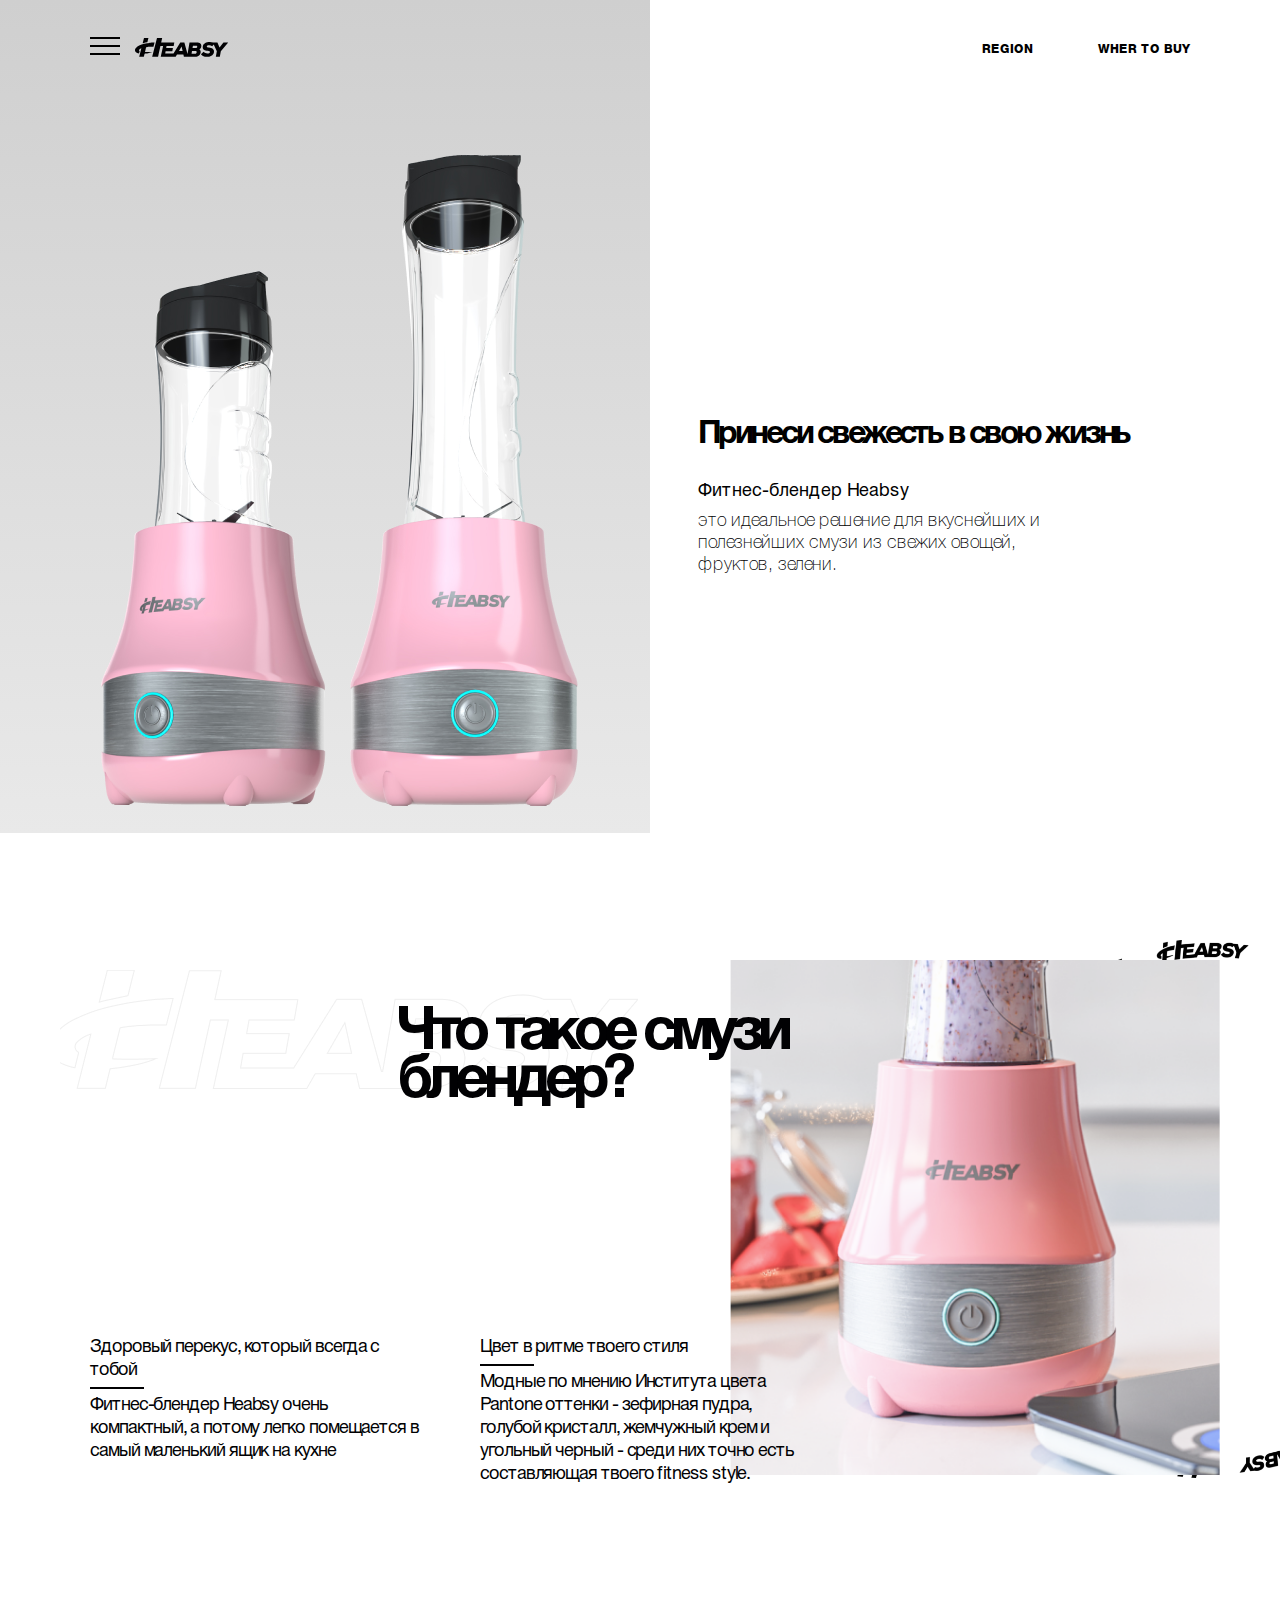
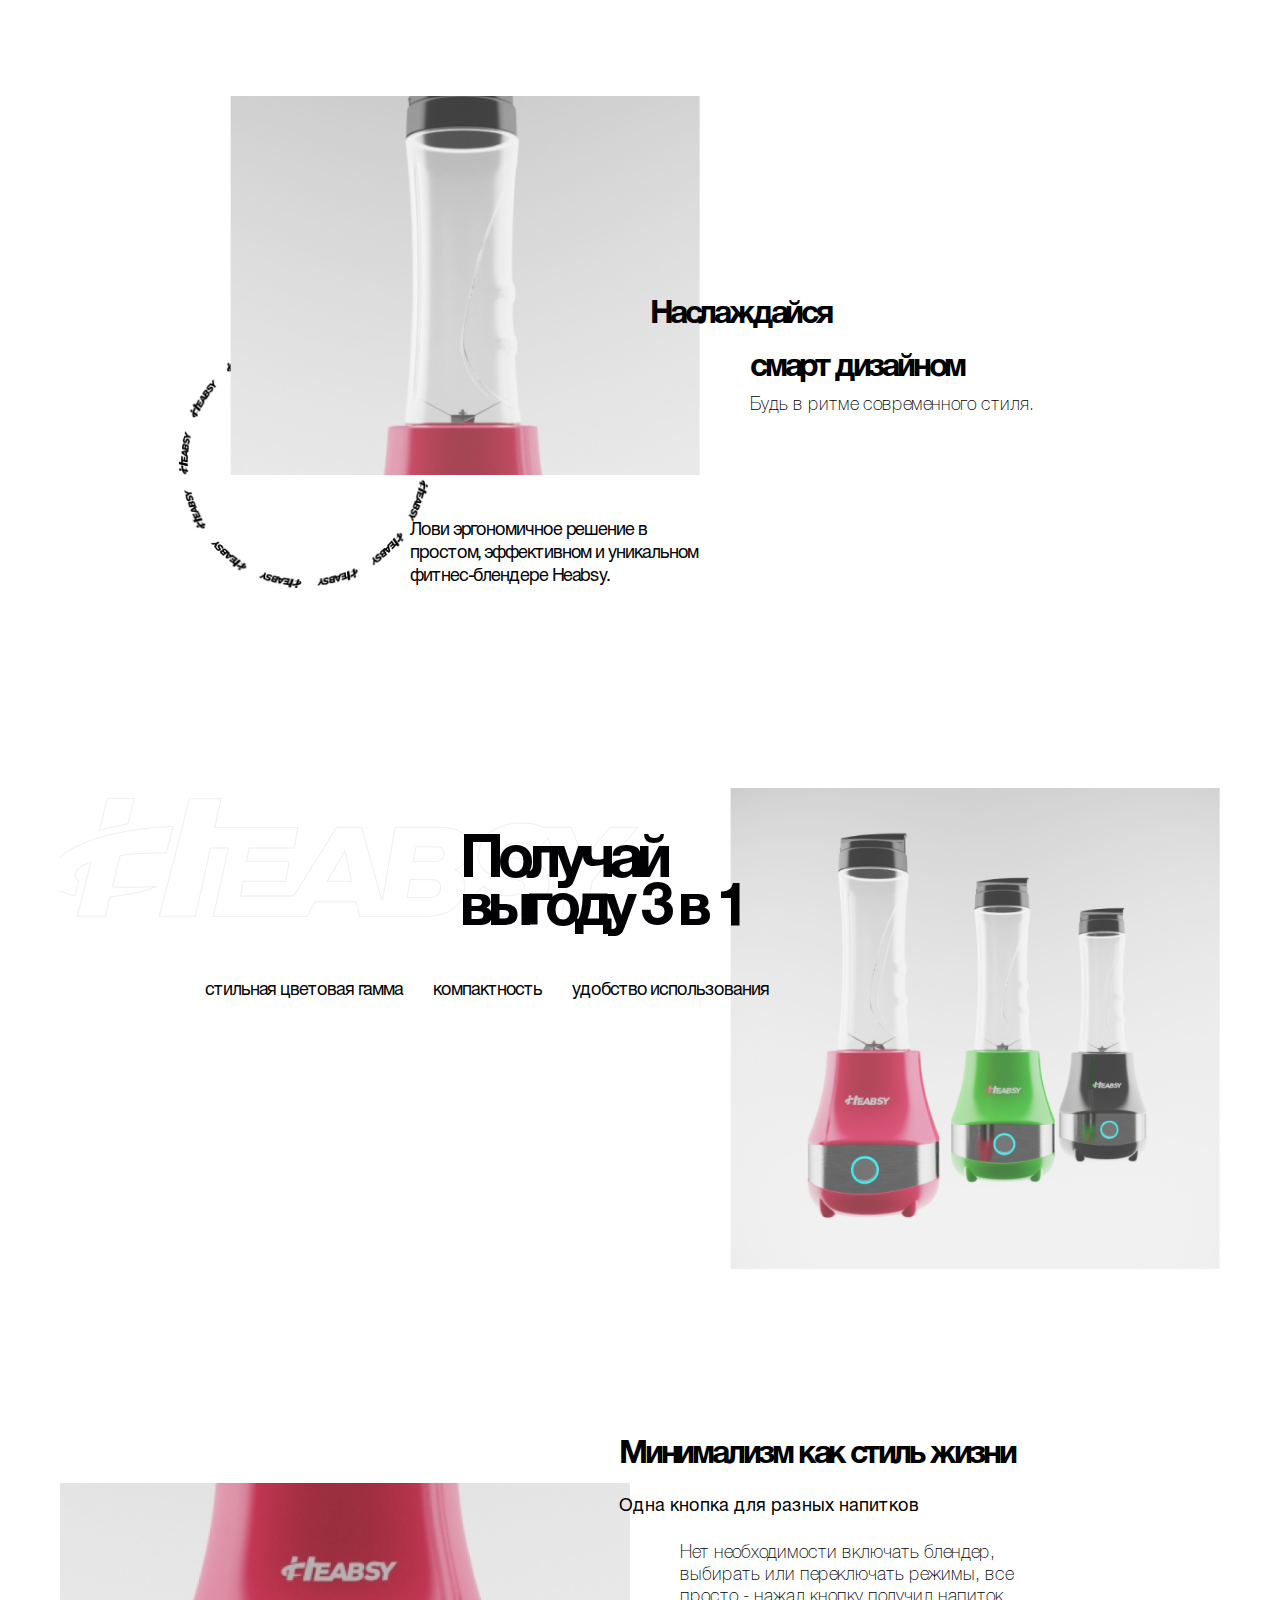
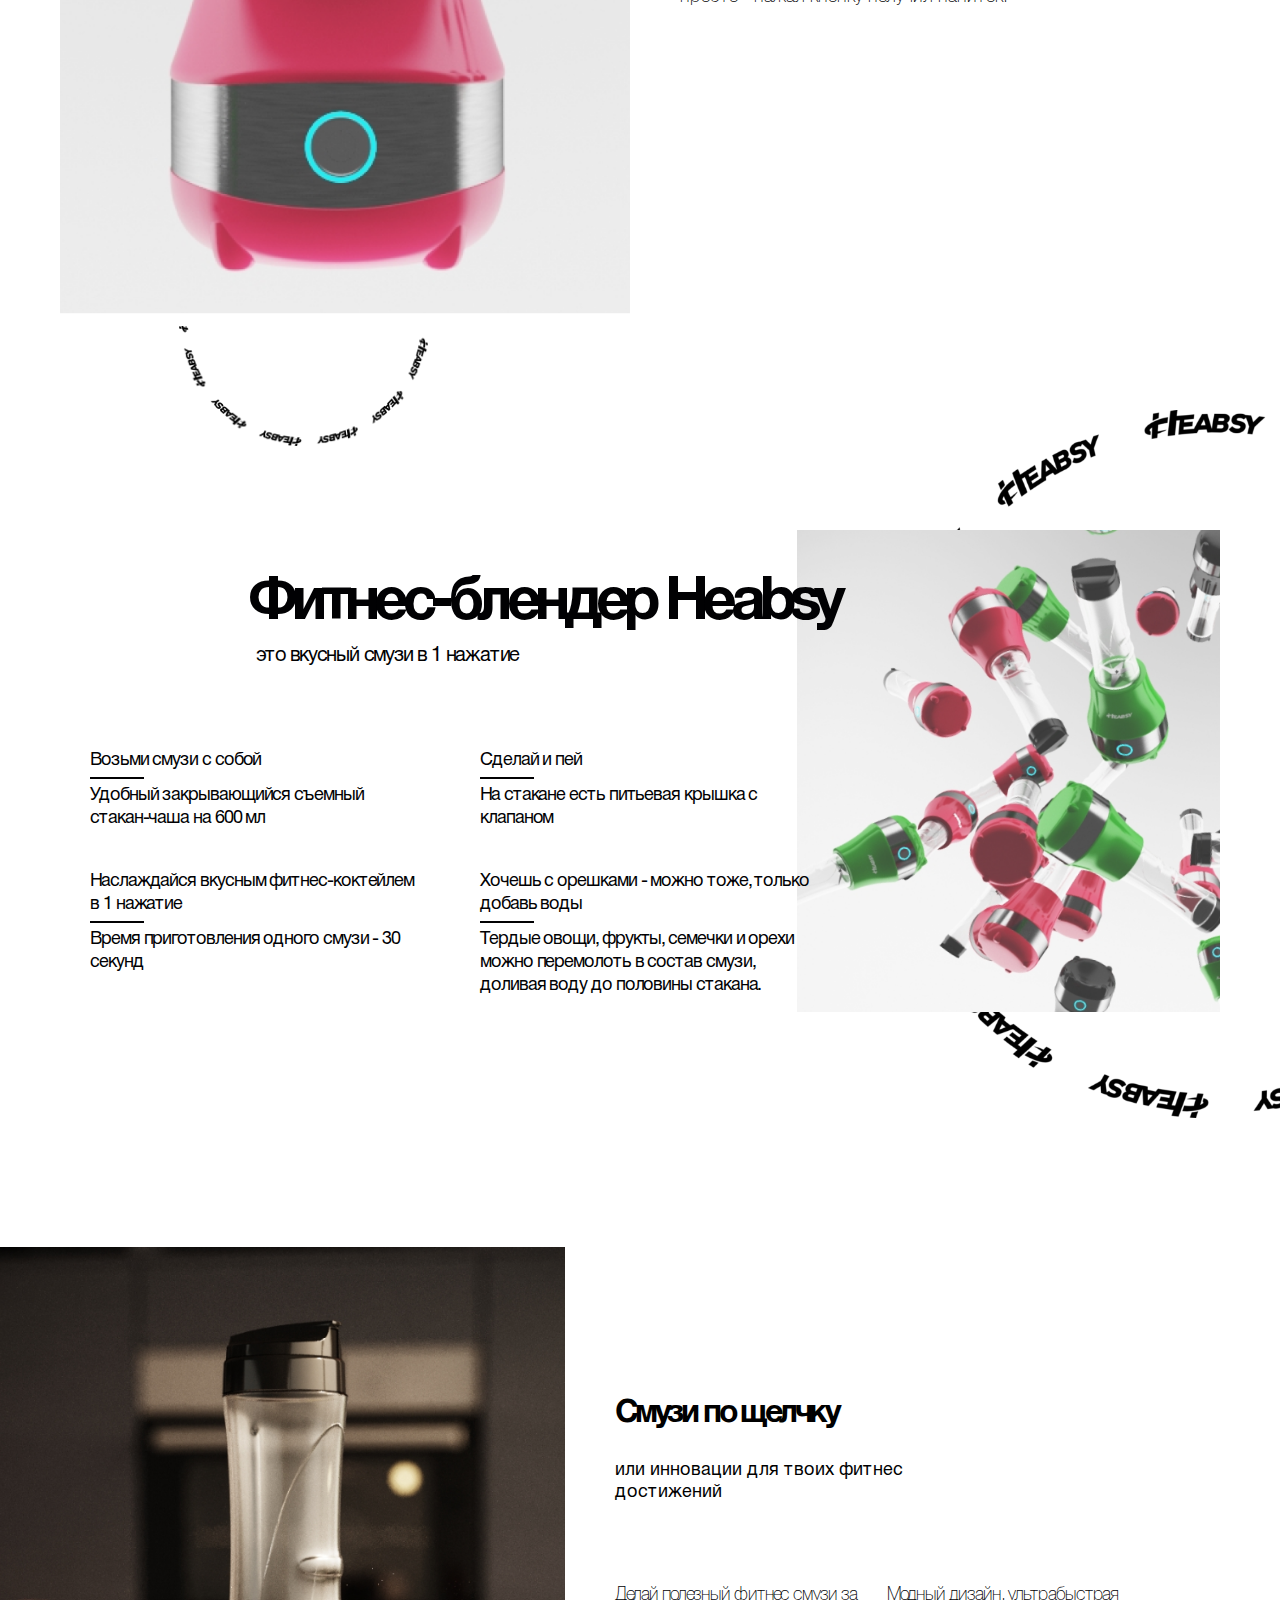
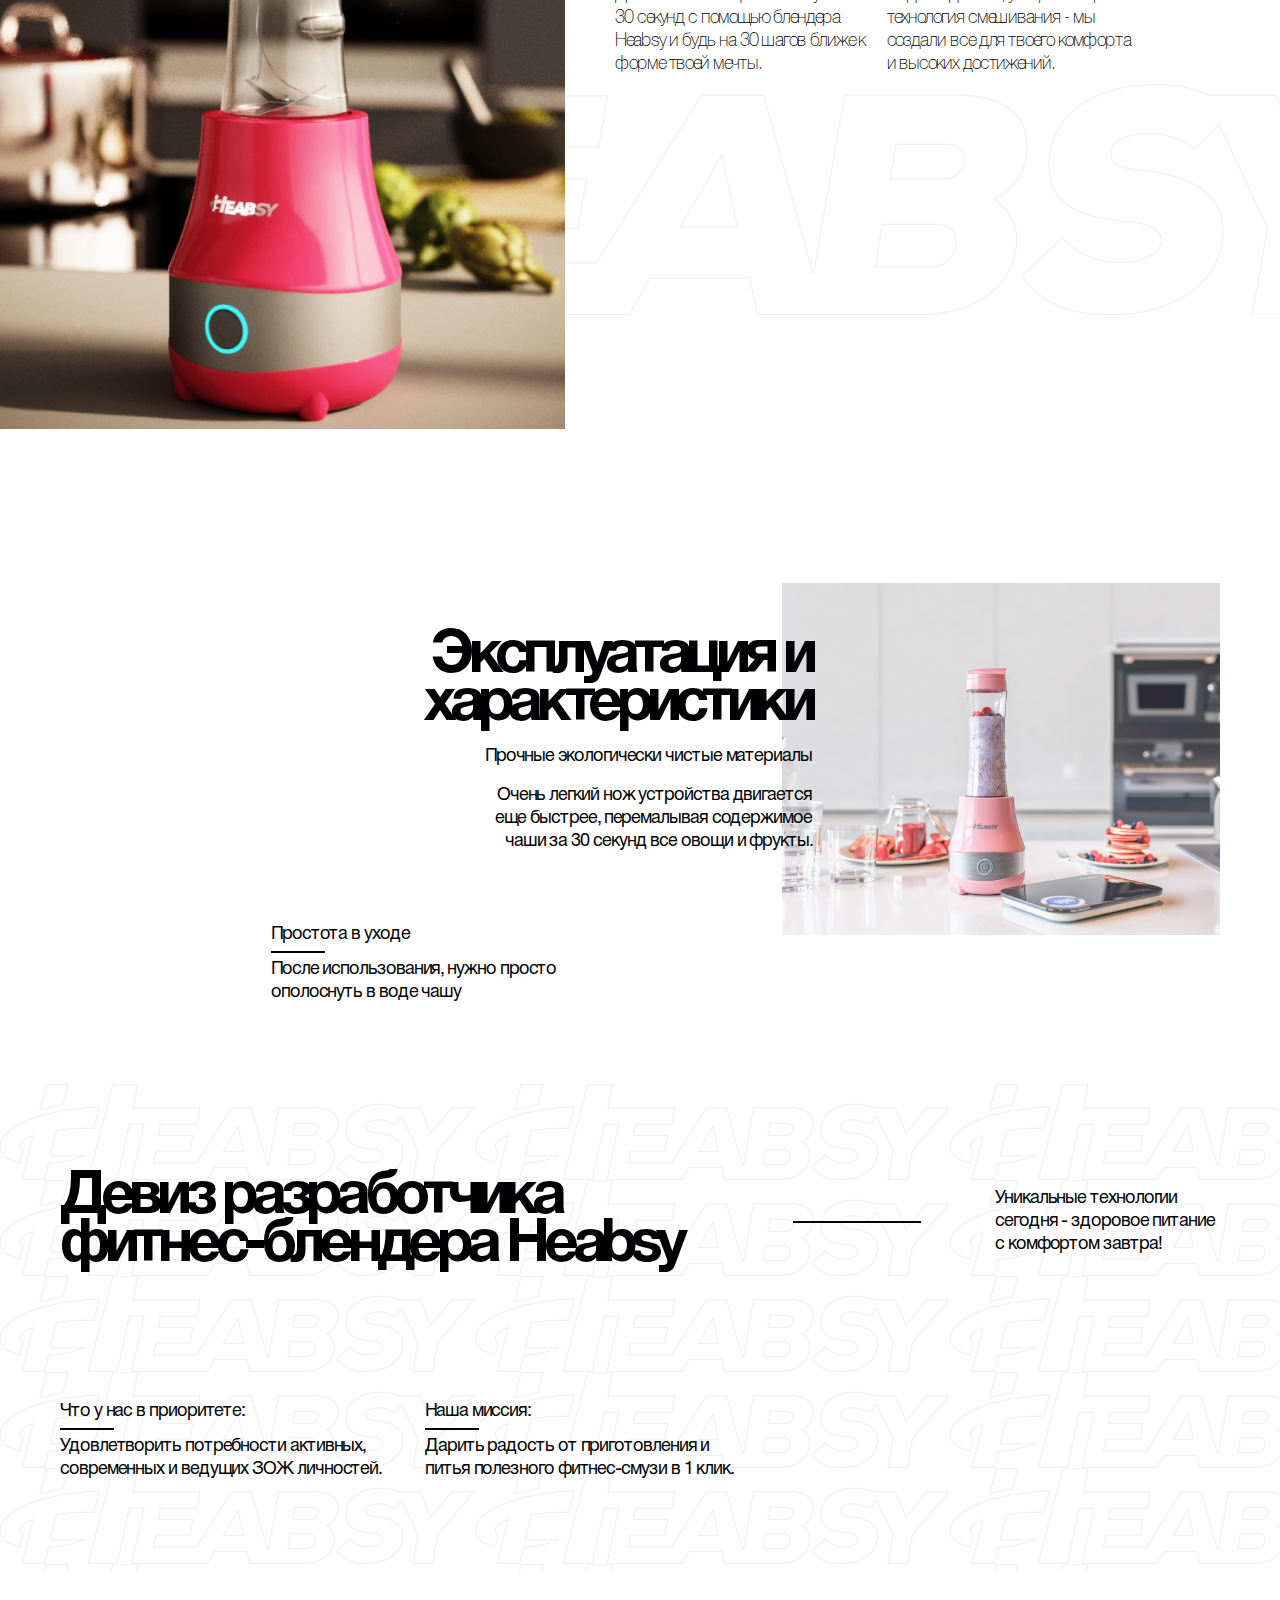
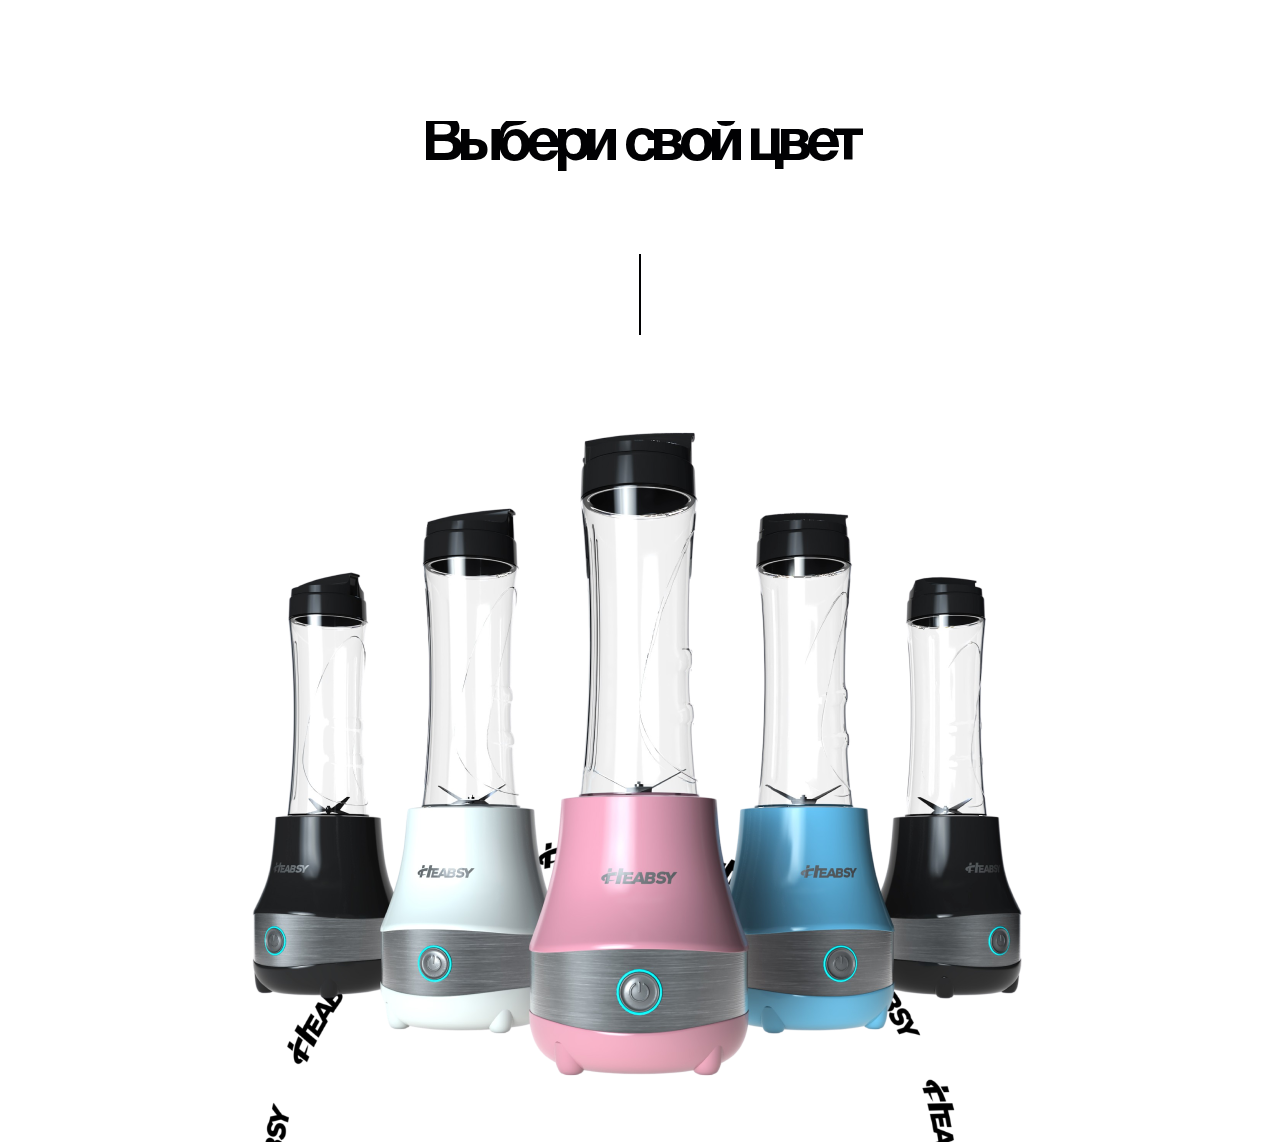
<file: freshness.html>
<!DOCTYPE html>
<html lang="en">
<head>
    <meta charset="UTF-8">
    <meta name="viewport"
          content="width=device-width, user-scalable=no, initial-scale=1.0, maximum-scale=1.0, minimum-scale=1.0">
    <meta http-equiv="X-UA-Compatible" content="ie=edge">
    <title></title>
    <link rel="stylesheet" href="style.css">
</head>
<body>

<header>
    <div class="header-main">
        <div class="header-flex">
            <div class="header-menu">
                <div class="open-menu">
                    <span></span>
                    <span></span>
                    <span></span>
                    <span></span>
                </div>
                <div class="for-mobile-bg"></div>
                <div class="menu-cnt mobile-bg-1">
                    <div class="sidenav">
                        <ul>
                            <li>
                                <div class="header-logo">
                                    <a href="index.html">
                                        <svg xmlns="http://www.w3.org/2000/svg" width="93" height="19"
                                             viewBox="0 0 93 19" fill="none">
                                            <path d="M88.4599 4.58021L84.5199 9.47021L82.4199 4.58021H78.1099C76.987 4.08464 75.7667 3.84878 74.5399 3.89021C71.5399 3.89021 68.3399 5.19021 67.8099 8.21021C67.1799 11.7502 69.7299 12.5402 72.8099 12.8302C74.3499 12.9702 75.0899 13.4202 74.9599 14.1302C74.8299 14.8402 73.8199 15.4002 72.4999 15.4002C71.7722 15.4414 71.0446 15.318 70.3711 15.0393C69.6977 14.7606 69.0957 14.3336 68.6099 13.7902L65.9399 16.3302C67.5499 18.4102 69.2999 18.8602 71.8699 18.8402C75.0699 18.8402 78.3699 17.4302 78.9499 14.1902C79.5299 10.9502 76.7699 9.77022 73.9499 9.47021C72.5699 9.33021 71.6399 9.18021 71.8099 8.21021C71.9999 7.45021 72.9999 7.15022 73.9999 7.15022C75.1438 7.08064 76.273 7.43685 77.1699 8.15021L78.7199 6.54021L81.8299 13.1902L80.8299 18.8702H84.8299L85.8299 13.1902L92.9999 4.76022V4.58021H88.4599Z"
                                                  fill="#010103"/>
                                            <path d="M9.99993 14.0002C9.99396 13.9638 9.99396 13.9266 9.99993 13.8902C10.1599 13.2102 10.3299 12.5402 10.4899 11.8902C10.6999 11.0302 10.9099 10.1702 11.1299 9.31021C11.14 9.28546 11.1549 9.26297 11.1738 9.24408C11.1927 9.22519 11.2152 9.21027 11.2399 9.20021L12.5499 9.00022C13.0499 9.00022 13.5499 8.90021 14.0499 8.87021C14.8199 8.87021 15.5799 8.79021 16.3499 8.78021H18.4699L19.5699 4.43021H19.1699L17.3099 4.55022C16.7799 4.55022 16.2499 4.62021 15.7199 4.68021C15.1899 4.74021 14.5699 4.81021 14.0099 4.89021C13.4499 4.97021 12.7199 5.07022 12.0899 5.19022C11.0899 5.38022 10.1499 5.58021 9.17993 5.81021C7.45521 6.22124 5.77911 6.81458 4.17993 7.58021C2.94882 8.1126 1.84455 8.8999 0.939926 9.89021C0.585545 10.2414 0.316509 10.6693 0.153539 11.1409C-0.00943057 11.6124 -0.0619841 12.1151 -7.36434e-05 12.6102C0.0749756 13.1561 0.315831 13.6657 0.689926 14.0702C1.09283 14.4763 1.57663 14.7932 2.10993 15.0002C2.71617 15.2616 3.35028 15.4528 3.99993 15.5702C4.19993 14.7602 4.38993 13.9702 4.58993 13.1802C4.58993 13.0602 4.58993 13.0002 4.49993 12.9302C4.37663 12.8579 4.2721 12.7576 4.1948 12.6374C4.1175 12.5171 4.0696 12.3804 4.055 12.2382C4.04039 12.096 4.05948 11.9524 4.11072 11.819C4.16196 11.6856 4.24391 11.5661 4.34993 11.4702C4.91267 10.9181 5.59798 10.507 6.34993 10.2702C5.62993 13.1502 4.91993 16.0002 4.19993 18.8302H8.80993C8.98993 18.1102 9.16993 17.3802 9.33993 16.6602C9.41993 16.3402 9.49993 16.0102 9.57993 15.7102C10.0999 15.6502 10.5799 15.6002 11.1099 15.5302C11.7699 15.4302 12.4399 15.3102 13.1099 15.1802C14.2002 14.9808 15.271 14.6863 16.3099 14.3002C16.5999 14.1902 16.8799 14.0502 17.1599 13.9302C14.7599 14.0502 12.3899 14.1002 9.99993 14.0002Z"
                                                  fill="#010103"/>
                                            <path d="M12.2299 4.17022C12.2832 4.16801 12.3339 4.14651 12.3725 4.10971C12.4112 4.07292 12.4351 4.02335 12.4399 3.97021C12.7599 2.65021 13.0799 1.33021 13.4399 -0.0297852H8.99993C8.62993 1.48021 8.23993 2.97021 7.85993 4.49021L7.67993 5.21022C8.05993 5.10021 8.41993 4.99021 8.77993 4.91021C9.88993 4.67022 11.0599 4.42022 12.2299 4.17022Z"
                                                  fill="#010103"/>
                                            <path d="M64.2299 11.3402C64.7869 11.101 65.2708 10.7188 65.6325 10.2323C65.9943 9.74588 66.2211 9.17249 66.2899 8.57021C66.7699 5.84021 64.6699 4.57022 61.8199 4.57022H54.5199L52.5199 16.1102L49.3599 4.58021H45.2899L38.4999 15.4402H30.2299L30.6099 13.2802H37.3499L37.9299 10.0002H31.1899L31.5499 8.00021H38.6999L39.2899 4.62021H26.1699L27.1699 0.0402148H21.9999L17.1799 18.8302H23.0599C23.2099 18.1102 23.3699 17.3902 23.5299 16.6702V16.6102L25.4299 8.00021H28.1099L25.7399 18.8402H40.6599L41.9999 16.5002H48.3699L48.8999 18.8402H59.3699C61.9799 18.8402 65.0599 17.8402 65.6199 14.6602C65.7625 14.031 65.7053 13.373 65.4561 12.7778C65.2069 12.1827 64.7783 11.6801 64.2299 11.3402ZM43.9999 13.1202L46.5999 8.57021L47.5999 13.1202H43.9999ZM61.7099 14.3602C61.6456 14.7634 61.4296 15.1268 61.1061 15.3759C60.7826 15.625 60.3762 15.741 59.9699 15.7002H56.5699L56.9999 13.0002H60.4099C61.4199 13.0002 61.8199 13.5802 61.6799 14.3602H61.7099ZM62.2299 9.00021C62.1495 9.31777 61.9555 9.59486 61.6847 9.77911C61.4138 9.96337 61.0848 10.042 60.7599 10.0002H57.5399L57.9199 7.82022H61.1799C61.9999 7.84022 62.3399 8.33021 62.2299 9.00021Z"
                                                  fill="#010103"/>
                                        </svg>
                                    </a>
                                </div>
                            </li>
                            <li><a href="javascript:;">Main page</a></li>
                            <li><a href="javascript:;">About company</a></li>
                            <li><a href="javascript:;">News</a></li>
                            <li><a href="javascript:;">Support</a></li>
                            <li><a href="javascript:;">Contacts</a></li>
                        </ul>

                        <div class="header-region">
                            <ul>
                                <li><a href="#">region</a></li>
                                <li><a href="#">wher to buy</a></li>
                            </ul>
                        </div>
                    </div>
                    <div class="menu-cnt_drop">

                        <div class="footer-main">
                            <div class="footer_info">
                                Heabsy 2020 . All rights reserved.
                            </div>
                            <div class="footer_name">
                                <a href="https://www.geometric.agency/">
                                    <img src="assets/img/footer-logo.svg" alt="">
                                </a>
                            </div>
                        </div>
                    </div>
                </div>
            </div>
            <div class="header-logo">
                <a href="index.html">
                    <svg xmlns="http://www.w3.org/2000/svg" width="93" height="19" viewBox="0 0 93 19" fill="none">
                        <path d="M88.4599 4.58021L84.5199 9.47021L82.4199 4.58021H78.1099C76.987 4.08464 75.7667 3.84878 74.5399 3.89021C71.5399 3.89021 68.3399 5.19021 67.8099 8.21021C67.1799 11.7502 69.7299 12.5402 72.8099 12.8302C74.3499 12.9702 75.0899 13.4202 74.9599 14.1302C74.8299 14.8402 73.8199 15.4002 72.4999 15.4002C71.7722 15.4414 71.0446 15.318 70.3711 15.0393C69.6977 14.7606 69.0957 14.3336 68.6099 13.7902L65.9399 16.3302C67.5499 18.4102 69.2999 18.8602 71.8699 18.8402C75.0699 18.8402 78.3699 17.4302 78.9499 14.1902C79.5299 10.9502 76.7699 9.77022 73.9499 9.47021C72.5699 9.33021 71.6399 9.18021 71.8099 8.21021C71.9999 7.45021 72.9999 7.15022 73.9999 7.15022C75.1438 7.08064 76.273 7.43685 77.1699 8.15021L78.7199 6.54021L81.8299 13.1902L80.8299 18.8702H84.8299L85.8299 13.1902L92.9999 4.76022V4.58021H88.4599Z"
                              fill="#010103"/>
                        <path d="M9.99993 14.0002C9.99396 13.9638 9.99396 13.9266 9.99993 13.8902C10.1599 13.2102 10.3299 12.5402 10.4899 11.8902C10.6999 11.0302 10.9099 10.1702 11.1299 9.31021C11.14 9.28546 11.1549 9.26297 11.1738 9.24408C11.1927 9.22519 11.2152 9.21027 11.2399 9.20021L12.5499 9.00022C13.0499 9.00022 13.5499 8.90021 14.0499 8.87021C14.8199 8.87021 15.5799 8.79021 16.3499 8.78021H18.4699L19.5699 4.43021H19.1699L17.3099 4.55022C16.7799 4.55022 16.2499 4.62021 15.7199 4.68021C15.1899 4.74021 14.5699 4.81021 14.0099 4.89021C13.4499 4.97021 12.7199 5.07022 12.0899 5.19022C11.0899 5.38022 10.1499 5.58021 9.17993 5.81021C7.45521 6.22124 5.77911 6.81458 4.17993 7.58021C2.94882 8.1126 1.84455 8.8999 0.939926 9.89021C0.585545 10.2414 0.316509 10.6693 0.153539 11.1409C-0.00943057 11.6124 -0.0619841 12.1151 -7.36434e-05 12.6102C0.0749756 13.1561 0.315831 13.6657 0.689926 14.0702C1.09283 14.4763 1.57663 14.7932 2.10993 15.0002C2.71617 15.2616 3.35028 15.4528 3.99993 15.5702C4.19993 14.7602 4.38993 13.9702 4.58993 13.1802C4.58993 13.0602 4.58993 13.0002 4.49993 12.9302C4.37663 12.8579 4.2721 12.7576 4.1948 12.6374C4.1175 12.5171 4.0696 12.3804 4.055 12.2382C4.04039 12.096 4.05948 11.9524 4.11072 11.819C4.16196 11.6856 4.24391 11.5661 4.34993 11.4702C4.91267 10.9181 5.59798 10.507 6.34993 10.2702C5.62993 13.1502 4.91993 16.0002 4.19993 18.8302H8.80993C8.98993 18.1102 9.16993 17.3802 9.33993 16.6602C9.41993 16.3402 9.49993 16.0102 9.57993 15.7102C10.0999 15.6502 10.5799 15.6002 11.1099 15.5302C11.7699 15.4302 12.4399 15.3102 13.1099 15.1802C14.2002 14.9808 15.271 14.6863 16.3099 14.3002C16.5999 14.1902 16.8799 14.0502 17.1599 13.9302C14.7599 14.0502 12.3899 14.1002 9.99993 14.0002Z"
                              fill="#010103"/>
                        <path d="M12.2299 4.17022C12.2832 4.16801 12.3339 4.14651 12.3725 4.10971C12.4112 4.07292 12.4351 4.02335 12.4399 3.97021C12.7599 2.65021 13.0799 1.33021 13.4399 -0.0297852H8.99993C8.62993 1.48021 8.23993 2.97021 7.85993 4.49021L7.67993 5.21022C8.05993 5.10021 8.41993 4.99021 8.77993 4.91021C9.88993 4.67022 11.0599 4.42022 12.2299 4.17022Z"
                              fill="#010103"/>
                        <path d="M64.2299 11.3402C64.7869 11.101 65.2708 10.7188 65.6325 10.2323C65.9943 9.74588 66.2211 9.17249 66.2899 8.57021C66.7699 5.84021 64.6699 4.57022 61.8199 4.57022H54.5199L52.5199 16.1102L49.3599 4.58021H45.2899L38.4999 15.4402H30.2299L30.6099 13.2802H37.3499L37.9299 10.0002H31.1899L31.5499 8.00021H38.6999L39.2899 4.62021H26.1699L27.1699 0.0402148H21.9999L17.1799 18.8302H23.0599C23.2099 18.1102 23.3699 17.3902 23.5299 16.6702V16.6102L25.4299 8.00021H28.1099L25.7399 18.8402H40.6599L41.9999 16.5002H48.3699L48.8999 18.8402H59.3699C61.9799 18.8402 65.0599 17.8402 65.6199 14.6602C65.7625 14.031 65.7053 13.373 65.4561 12.7778C65.2069 12.1827 64.7783 11.6801 64.2299 11.3402ZM43.9999 13.1202L46.5999 8.57021L47.5999 13.1202H43.9999ZM61.7099 14.3602C61.6456 14.7634 61.4296 15.1268 61.1061 15.3759C60.7826 15.625 60.3762 15.741 59.9699 15.7002H56.5699L56.9999 13.0002H60.4099C61.4199 13.0002 61.8199 13.5802 61.6799 14.3602H61.7099ZM62.2299 9.00021C62.1495 9.31777 61.9555 9.59486 61.6847 9.77911C61.4138 9.96337 61.0848 10.042 60.7599 10.0002H57.5399L57.9199 7.82022H61.1799C61.9999 7.84022 62.3399 8.33021 62.2299 9.00021Z"
                              fill="#010103"/>
                    </svg>
                </a>
            </div>
        </div>
        <div class="header-region">
            <ul>
                <li><a href="#">region</a></li>
                <li><a href="#">wher to buy</a></li>
            </ul>
        </div>
    </div>
</header>


<section>
    <div class="max_wid_auto healthiest-smoothies_bef">
        <div class="healthiest-smoothies">
            <div class="healthiest-smoothies_fon">
                <img src="assets/img/rozie08.png" alt="">
            </div>
            <div class="weigh-more-weigh_text">
                <h2>Принеси свежесть в свою жизнь</h2>
                <span>
                        Фитнес-блендер Heabsy
                    </span>
                <p>
                    это идеальное решение для вкуснейших и полезнейших смузи из свежих овощей, фруктов, зелени.
                </p>
            </div>
        </div>
    </div>
</section>

<section>
    <div class="max_wid_auto what-smoothie-blender_hidden">
        <div class="what-smoothie-blender">
            <div class="what-smoothie-blender_flex">
                <div class="what-smoothie-blender_block">
                    <div class="what-smoothie-blender_end">
                        <h2>Что такое смузи блендер?</h2>
                    </div>
                    <div class="what-smoothie-blender_info">
                        <div class="what-smoothie-blender_text">
                            <p>
                                Здоровый перекус, который всегда с тобой
                            </p>
                            <span></span>
                            <p>
                                Фитнес-блендер Heabsy очень компактный, а потому легко помещается в самый маленький ящик
                                на кухне
                            </p>
                        </div>
                        <div class="what-smoothie-blender_text">
                            <p>
                                Цвет в ритме твоего стиля
                            </p>
                            <span></span>
                            <p>
                                Модные по мнению Института цвета Pantone оттенки - зефирная пудра, голубой кристалл,
                                жемчужный
                                крем и угольный черный - среди них точно есть составляющая твоего fitness style.
                            </p>
                        </div>
                    </div>
                </div>

                <div class="what-smoothie-blender_img">
                    <img src="assets/img/Group-101.png" alt="">
                </div>

            </div>
            <div class="case-made-tactilely_circle image" style="background-image: url('assets/img/logo_circle.png')">
            </div>
        </div>
    </div>
</section>

<section>
    <div class="max_wid_auto">
        <div class="enjoy-smart-design">
            <div class="enjoy-smart-design_img">
                <img src="assets/img/Group821.png" alt="">
                <div class="enjoy-smart-design_text">
                    <p>
                        Лови эргономичное решение в простом, эффективном и уникальном фитнес-блендере Heabsy.
                    </p>
                </div>
                <div class="fitness-results-follow image" style="background-image: url('assets/img/logo_circle.png')">
                </div>
            </div>
            <div class="weigh-more-weigh_text">
                <h2>Наслаждайся </h2>
                <h2>смарт дизайном</h2>
                <p>
                    Будь в ритме современного стиля.
                </p>
            </div>
        </div>
    </div>
</section>


<section>
    <div class="max_wid_auto what-smoothie-blender_hidden">
        <div class="what-smoothie-blender">
            <div class="what-smoothie-blender_flex">
                <div class="what-smoothie-blender_block what-smoothie__in">
                    <div class="what-smoothie-blender_end ">
                        <h2>Получай выгоду 3 в 1</h2>

                    </div>
                    <ul>
                        <li>стильная цветовая гамма</li>
                        <li>компактность</li>
                        <li>удобство использования</li>
                    </ul>
                </div>

                <div class="what-smoothie-blender_img">
                    <img src="assets/img/Group23.png" alt="">
                </div>

            </div>

        </div>
    </div>
</section>

<section>
    <div class="max_wid_auto">
        <div class="enjoy-smart-design minimalism-as_lifestyle">
            <div class="enjoy-smart-design_img">
                <img src="assets/img/Group-924.png" alt="">
                <div class="fitness-results-follow image" style="background-image: url('assets/img/logo_circle.png')">
                </div>
            </div>
            <div class="weigh-more-weigh_text">
                <h2>Минимализм как стиль жизни </h2>
                <span>
                    Одна кнопка для разных напитков
                </span>
                <p>
                    Нет необходимости включать блендер, выбирать или переключать режимы, все просто - нажал кнопку
                    получил напиток.
                </p>
            </div>
        </div>
    </div>
</section>

<section>
    <div class="max_wid_auto what-smoothie-blender_hidden">
        <div class="what-smoothie-blender fitness-blender-heabsy_cnt">
            <div class="what-smoothie-blender_flex">
                <div class="what-smoothie-blender_block">
                    <div class="what-smoothie-blender_end">
                        <h2>Фитнес-блендер Heabsy</h2>
                        <p>это вкусный смузи в 1 нажатие</p>
                    </div>
                    <div class="what-smoothie-blender_info">
                        <div class="what-smoothie-blender_text">
                            <p>
                                Возьми смузи с собой
                            </p>
                            <span></span>
                            <p>
                                Удобный закрывающийся съемный стакан-чаша на 600 мл
                            </p>
                        </div>
                        <div class="what-smoothie-blender_text">
                            <p>
                                Сделай и пей
                            </p>
                            <span></span>
                            <p>
                                На стакане есть питьевая крышка с клапаном
                            </p>
                        </div>
                        <div class="what-smoothie-blender_text">
                            <p>
                                Наслаждайся вкусным фитнес-коктейлем в 1 нажатие
                            </p>
                            <span></span>
                            <p>
                                Время приготовления одного смузи - 30 секунд
                            </p>
                        </div>
                        <div class="what-smoothie-blender_text">
                            <p>
                                Хочешь с орешками - можно тоже, только добавь воды
                            </p>
                            <span></span>
                            <p>
                                Тердые овощи, фрукты, семечки и орехи можно перемолоть в состав смузи, доливая воду до
                                половины стакана.
                            </p>
                        </div>
                    </div>
                </div>

                <div class="what-smoothie-blender_img">
                    <img src="assets/img/Group-927.png" alt="">
                </div>

            </div>
            <div class="case-made-tactilely_circle image" style="background-image: url('assets/img/logo_circle.png')">
            </div>
        </div>
    </div>
</section>

<section>
    <div class="max_wid_auto">
        <div class="smoothie-on-click">
            <div class="smoothie-on-click_img">
                <img src="assets/img/Group847.png" alt="">
            </div>
            <div class="weigh-more-weigh_text">
                <h2>Смузи по щелчку </h2>
                <span>
                    или инновации для твоих фитнес достижений
                </span>
                <div class="smoothie-on-click_text">
                    <p>Делай полезный фитнес смузи за 30 секунд с помощью блендера
                        Heabsy и будь на 30 шагов ближе к форме твоей мечты.</p>
                    <p>
                        Модный дизайн, ультрабыстрая технология смешивания -
                        мы создали все для твоего комфорта и высоких достижений.
                    </p>
                </div>
            </div>
        </div>
    </div>
</section>

<section>
    <div class="max_wid_auto">
        <div class="operation-and-characteristics">
            <div class="what-smoothie-blender_block">
                <div class="what-smoothie-blender_end">
                    <h2>Эксплуатация и характеристики</h2>
                    <p>Прочные экологически чистые материалы</p>
                    <p>Очень легкий нож устройства двигается еще быстрее,
                        перемалывая содержимое чаши за 30 секунд все овощи и фрукты.</p>
                </div>
                <div class="what-smoothie-blender_info">
                    <div class="what-smoothie-blender_text">
                        <p>
                            Простота в уходе
                        </p>
                        <span></span>
                        <p>
                            После использования, нужно просто ополоснуть в воде чашу
                        </p>
                    </div>
                </div>

            </div>
            <div class="what-smoothie-blender_img">
                <img src="assets/img/Group-102.png" alt="">
            </div>
        </div>
    </div>
</section>

<section class="motto-the-developer-fon" style="background-image: url('assets/img/logo-187.png')">
    <div class="max_wid_auto">
        <div class="motto-the-developer">
            <div class="motto-the-developer-fo_title">
                <h2>Девиз разработчика фитнес-блендера Heabsy</h2>
                <span></span>
                <p>Уникальные технологии сегодня - здоровое питание с комфортом завтра!</p>
            </div>
            <div class="what-smoothie-blender_info">
                <div class="what-smoothie-blender_text">
                    <p>
                        Что у нас в приоритете:
                    </p>
                    <span></span>
                    <p>
                        Удовлетворить потребности активных, современных и ведущих ЗОЖ личностей.
                    </p>
                </div>
                <div class="what-smoothie-blender_text">
                    <p>
                        Наша миссия:
                    </p>
                    <span></span>
                    <p>
                        Дарить радость от приготовления и питья полезного фитнес-смузи в 1 клик.
                    </p>
                </div>
            </div>
        </div>
    </div>
</section>

<section>
    <div class="max_wid_auto">
        <div class="choose-your-color_foot">
            <div class="choose-your-color_foot_title">
                <h2>Выбери свой цвет</h2>
                <span></span>
            </div>
            <div class="choose-your-color_foot_img">
                <img src="assets/img/09-removebg1.png" alt="">
            </div>
            <div class="case-made-tactilely_circle image" style="background-image: url('assets/img/logo_circle.png')">
            </div>
        </div>
    </div>
</section>

<script src="assets/js/jquery-3.2.1.min.js"></script>
<script src="assets/js/jquery.formstyler.min.js"></script>
<script src="assets/js/jquery.fancybox.js"></script>
<script src="assets/js/jquery.mask.js"></script>
<script src="assets/slick/slick.min.js"></script>
<script src="assets/js/jquery.magnific-popup.min.js"></script>
<script src="assets/js/script.js"></script>
<script>
    $(document).ready(function () {
        $('select').styler();
    })
</script>


</body>
</html>
</file>
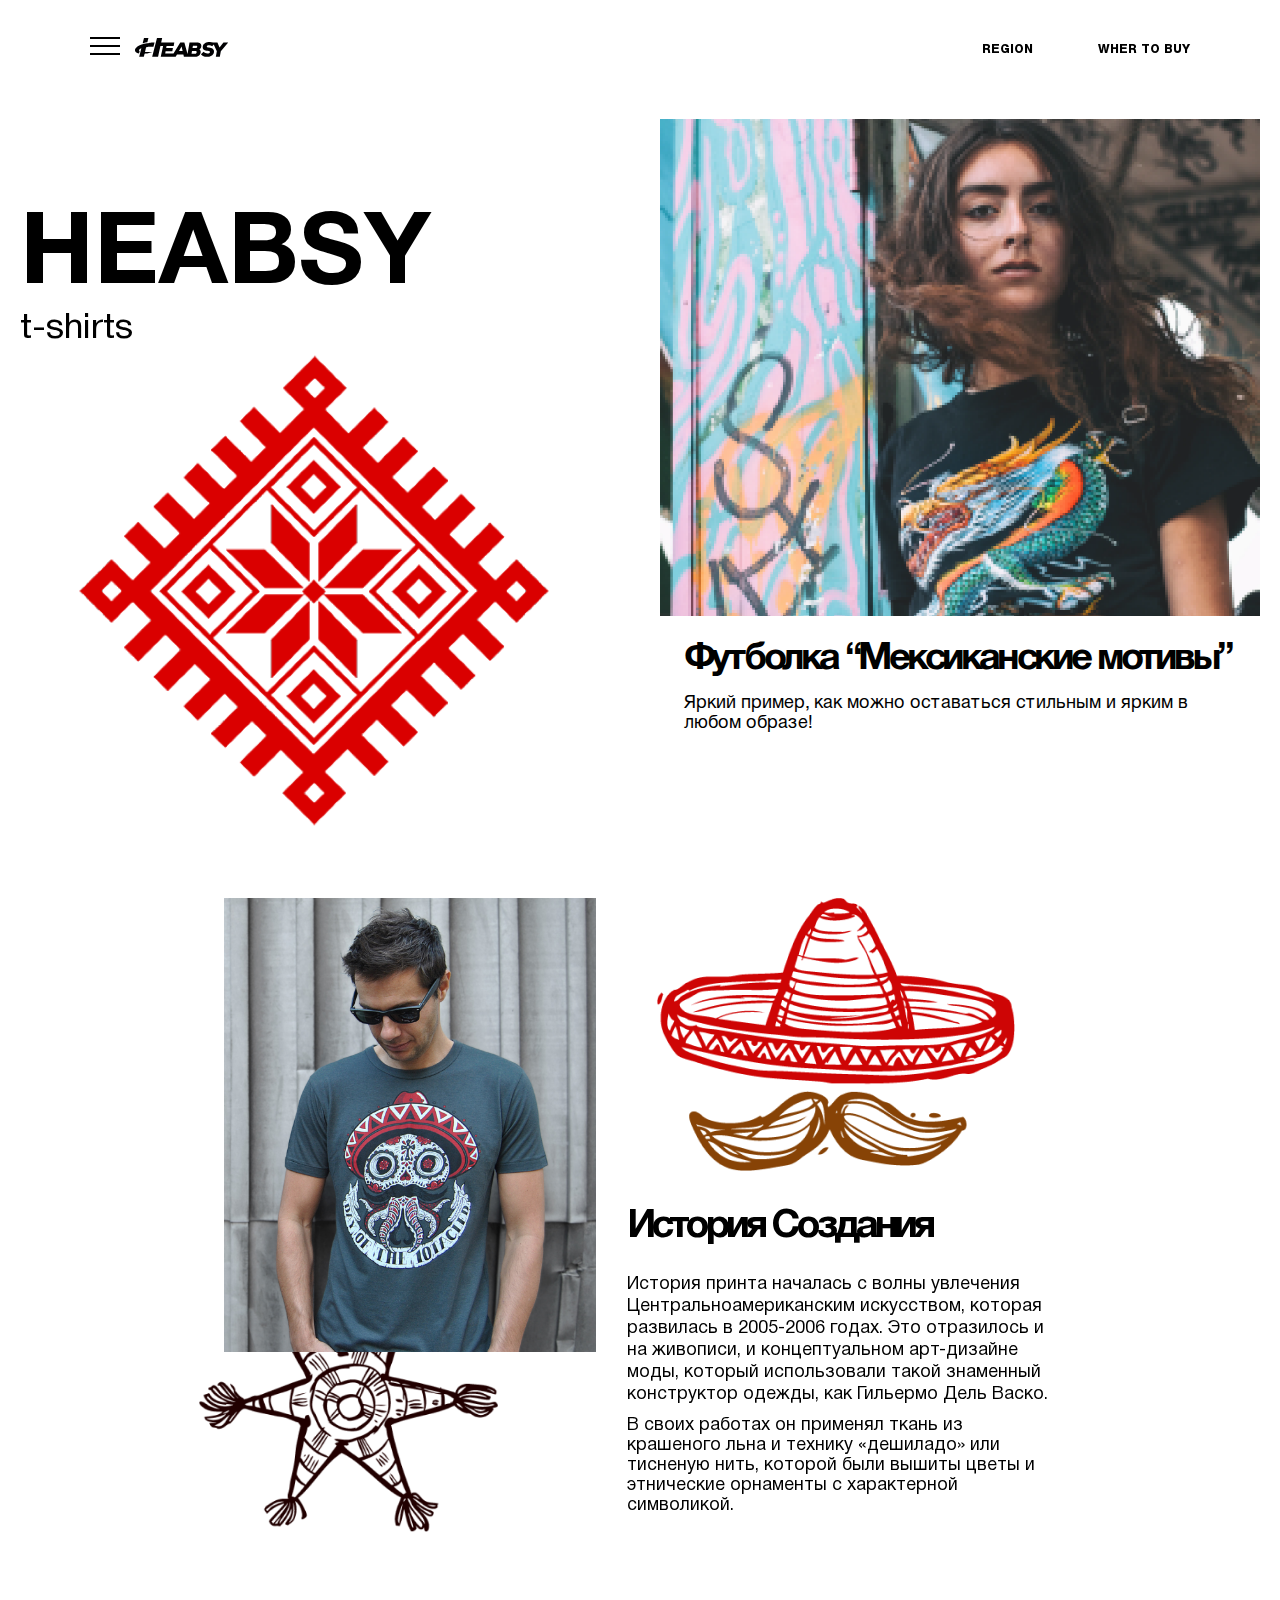
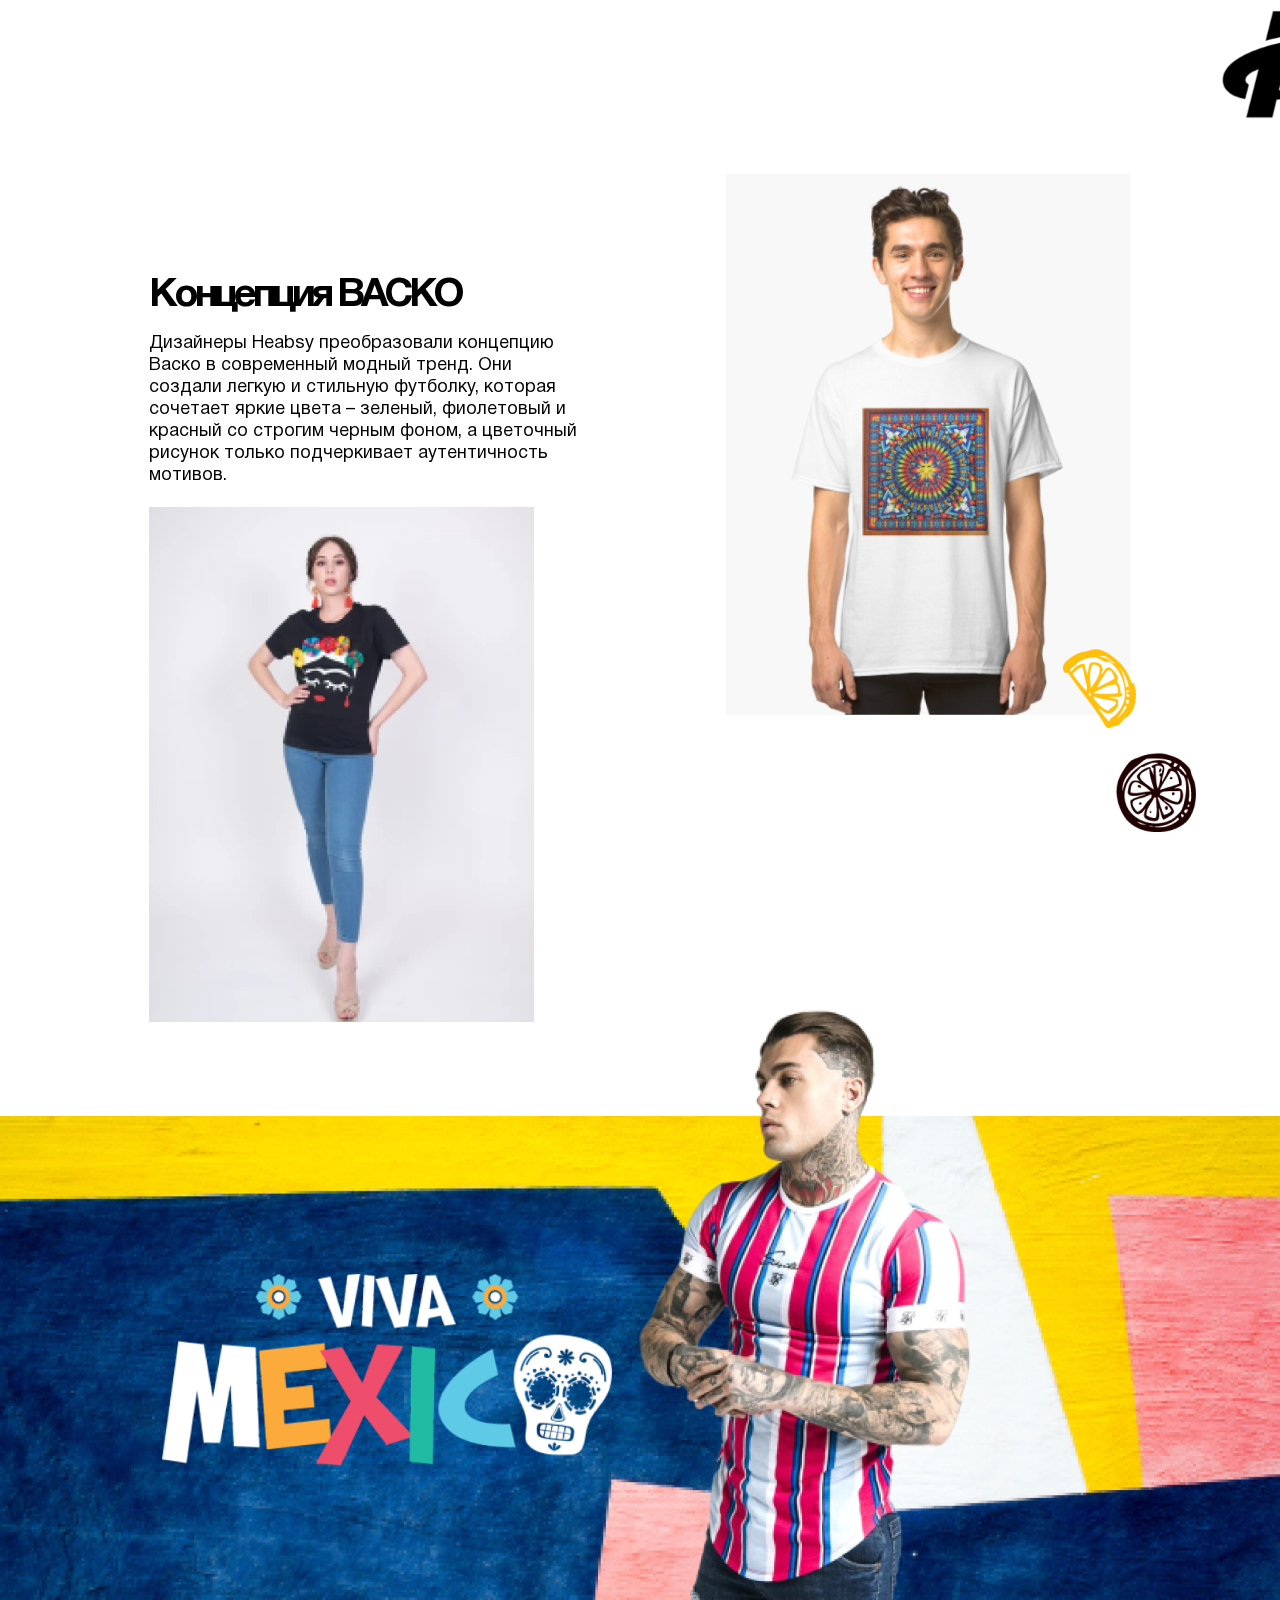
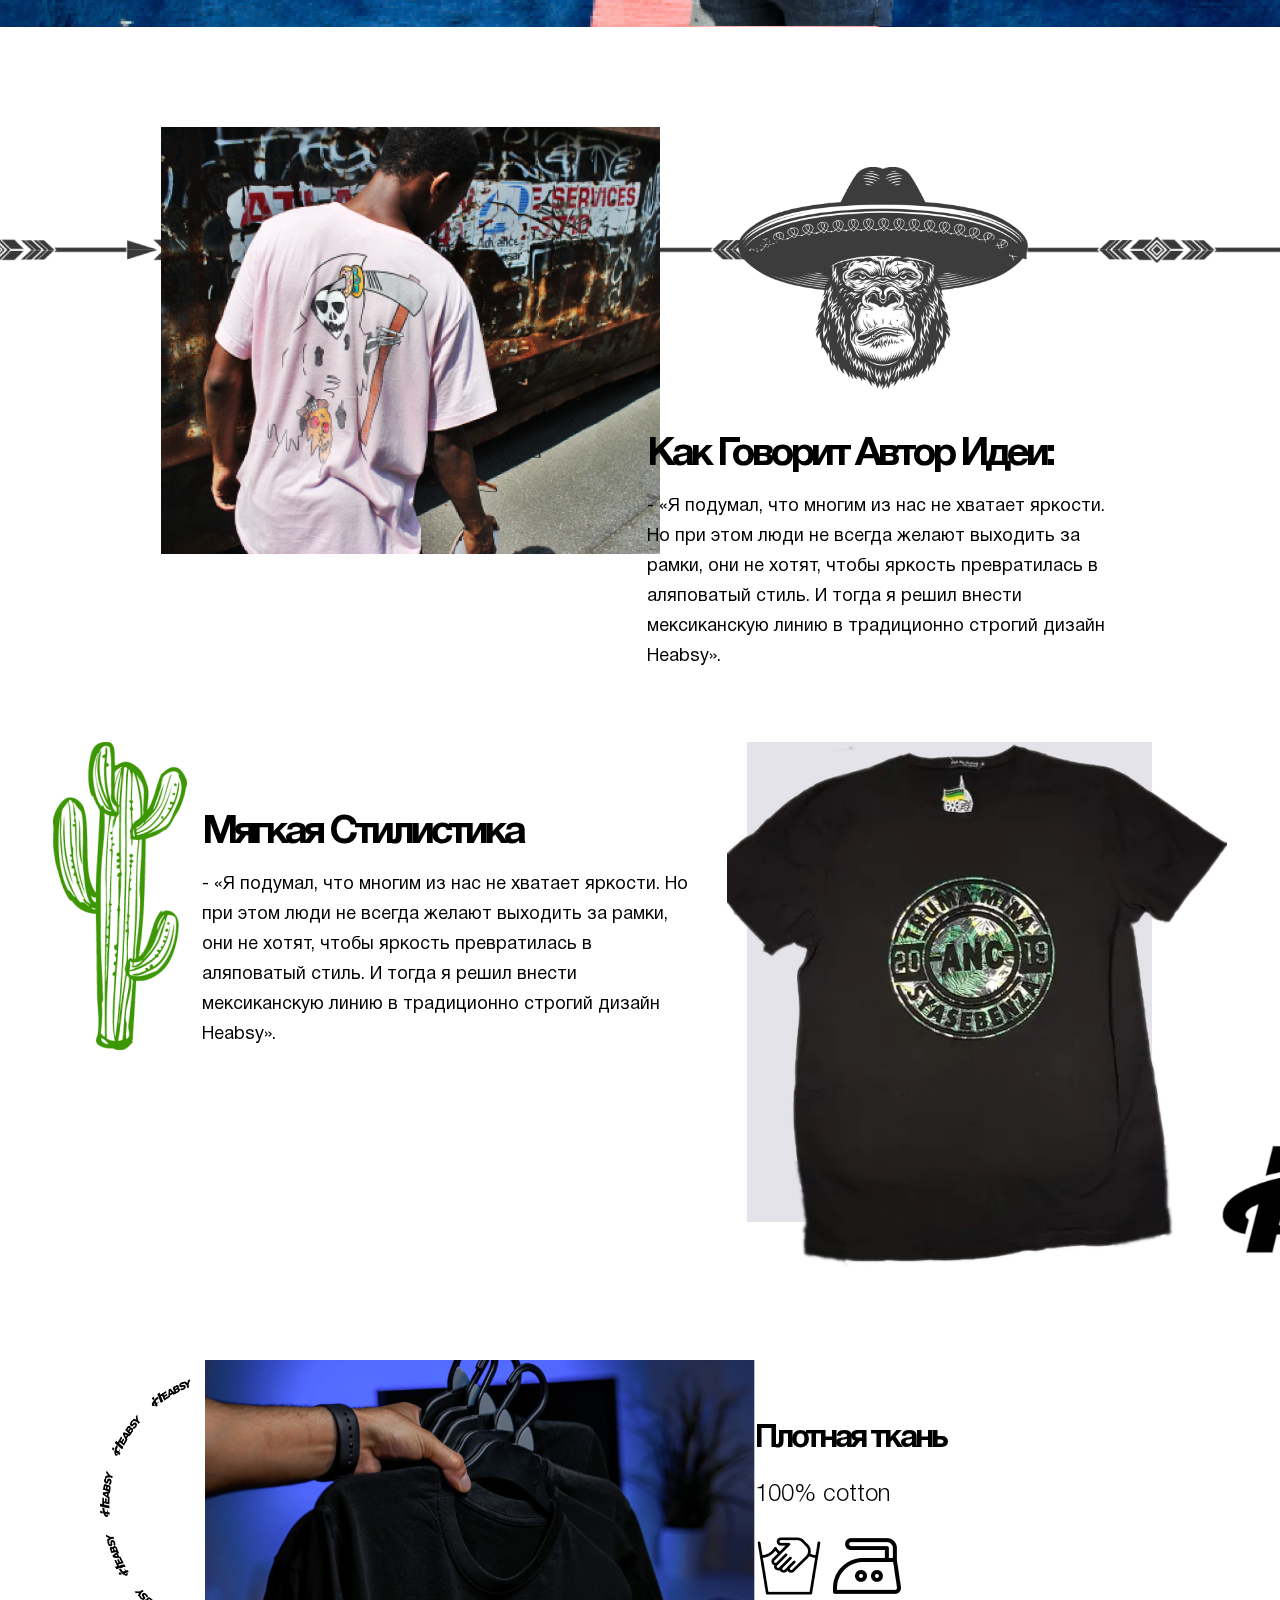
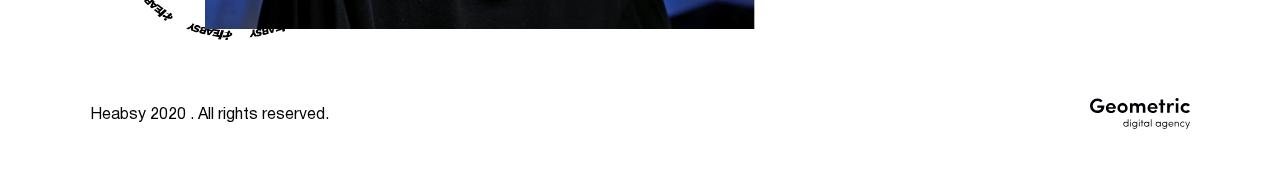
<file: mexican-motive.html>
<!DOCTYPE html>
<html lang="en">
<head>
    <meta charset="UTF-8">
    <meta name="viewport"
          content="width=device-width, user-scalable=no, initial-scale=1.0, maximum-scale=1.0, minimum-scale=1.0">
    <meta http-equiv="X-UA-Compatible" content="ie=edge">
    <title></title>
    <link rel="stylesheet" href="style.css">
</head>
<body>

<header>
    <div class="header-main">
        <div class="header-flex">
            <div class="header-menu">
                <div class="open-menu">
                    <span></span>
                    <span></span>
                    <span></span>
                    <span></span>
                </div>
                <div class="for-mobile-bg"></div>
                <div class="menu-cnt mobile-bg-1">
                    <div class="sidenav">
                        <ul>
                            <li>
                                <div class="header-logo">
                                    <a href="index.html">
                                        <svg xmlns="http://www.w3.org/2000/svg" width="93" height="19"
                                             viewBox="0 0 93 19" fill="none">
                                            <path d="M88.4599 4.58021L84.5199 9.47021L82.4199 4.58021H78.1099C76.987 4.08464 75.7667 3.84878 74.5399 3.89021C71.5399 3.89021 68.3399 5.19021 67.8099 8.21021C67.1799 11.7502 69.7299 12.5402 72.8099 12.8302C74.3499 12.9702 75.0899 13.4202 74.9599 14.1302C74.8299 14.8402 73.8199 15.4002 72.4999 15.4002C71.7722 15.4414 71.0446 15.318 70.3711 15.0393C69.6977 14.7606 69.0957 14.3336 68.6099 13.7902L65.9399 16.3302C67.5499 18.4102 69.2999 18.8602 71.8699 18.8402C75.0699 18.8402 78.3699 17.4302 78.9499 14.1902C79.5299 10.9502 76.7699 9.77022 73.9499 9.47021C72.5699 9.33021 71.6399 9.18021 71.8099 8.21021C71.9999 7.45021 72.9999 7.15022 73.9999 7.15022C75.1438 7.08064 76.273 7.43685 77.1699 8.15021L78.7199 6.54021L81.8299 13.1902L80.8299 18.8702H84.8299L85.8299 13.1902L92.9999 4.76022V4.58021H88.4599Z"
                                                  fill="#010103"/>
                                            <path d="M9.99993 14.0002C9.99396 13.9638 9.99396 13.9266 9.99993 13.8902C10.1599 13.2102 10.3299 12.5402 10.4899 11.8902C10.6999 11.0302 10.9099 10.1702 11.1299 9.31021C11.14 9.28546 11.1549 9.26297 11.1738 9.24408C11.1927 9.22519 11.2152 9.21027 11.2399 9.20021L12.5499 9.00022C13.0499 9.00022 13.5499 8.90021 14.0499 8.87021C14.8199 8.87021 15.5799 8.79021 16.3499 8.78021H18.4699L19.5699 4.43021H19.1699L17.3099 4.55022C16.7799 4.55022 16.2499 4.62021 15.7199 4.68021C15.1899 4.74021 14.5699 4.81021 14.0099 4.89021C13.4499 4.97021 12.7199 5.07022 12.0899 5.19022C11.0899 5.38022 10.1499 5.58021 9.17993 5.81021C7.45521 6.22124 5.77911 6.81458 4.17993 7.58021C2.94882 8.1126 1.84455 8.8999 0.939926 9.89021C0.585545 10.2414 0.316509 10.6693 0.153539 11.1409C-0.00943057 11.6124 -0.0619841 12.1151 -7.36434e-05 12.6102C0.0749756 13.1561 0.315831 13.6657 0.689926 14.0702C1.09283 14.4763 1.57663 14.7932 2.10993 15.0002C2.71617 15.2616 3.35028 15.4528 3.99993 15.5702C4.19993 14.7602 4.38993 13.9702 4.58993 13.1802C4.58993 13.0602 4.58993 13.0002 4.49993 12.9302C4.37663 12.8579 4.2721 12.7576 4.1948 12.6374C4.1175 12.5171 4.0696 12.3804 4.055 12.2382C4.04039 12.096 4.05948 11.9524 4.11072 11.819C4.16196 11.6856 4.24391 11.5661 4.34993 11.4702C4.91267 10.9181 5.59798 10.507 6.34993 10.2702C5.62993 13.1502 4.91993 16.0002 4.19993 18.8302H8.80993C8.98993 18.1102 9.16993 17.3802 9.33993 16.6602C9.41993 16.3402 9.49993 16.0102 9.57993 15.7102C10.0999 15.6502 10.5799 15.6002 11.1099 15.5302C11.7699 15.4302 12.4399 15.3102 13.1099 15.1802C14.2002 14.9808 15.271 14.6863 16.3099 14.3002C16.5999 14.1902 16.8799 14.0502 17.1599 13.9302C14.7599 14.0502 12.3899 14.1002 9.99993 14.0002Z"
                                                  fill="#010103"/>
                                            <path d="M12.2299 4.17022C12.2832 4.16801 12.3339 4.14651 12.3725 4.10971C12.4112 4.07292 12.4351 4.02335 12.4399 3.97021C12.7599 2.65021 13.0799 1.33021 13.4399 -0.0297852H8.99993C8.62993 1.48021 8.23993 2.97021 7.85993 4.49021L7.67993 5.21022C8.05993 5.10021 8.41993 4.99021 8.77993 4.91021C9.88993 4.67022 11.0599 4.42022 12.2299 4.17022Z"
                                                  fill="#010103"/>
                                            <path d="M64.2299 11.3402C64.7869 11.101 65.2708 10.7188 65.6325 10.2323C65.9943 9.74588 66.2211 9.17249 66.2899 8.57021C66.7699 5.84021 64.6699 4.57022 61.8199 4.57022H54.5199L52.5199 16.1102L49.3599 4.58021H45.2899L38.4999 15.4402H30.2299L30.6099 13.2802H37.3499L37.9299 10.0002H31.1899L31.5499 8.00021H38.6999L39.2899 4.62021H26.1699L27.1699 0.0402148H21.9999L17.1799 18.8302H23.0599C23.2099 18.1102 23.3699 17.3902 23.5299 16.6702V16.6102L25.4299 8.00021H28.1099L25.7399 18.8402H40.6599L41.9999 16.5002H48.3699L48.8999 18.8402H59.3699C61.9799 18.8402 65.0599 17.8402 65.6199 14.6602C65.7625 14.031 65.7053 13.373 65.4561 12.7778C65.2069 12.1827 64.7783 11.6801 64.2299 11.3402ZM43.9999 13.1202L46.5999 8.57021L47.5999 13.1202H43.9999ZM61.7099 14.3602C61.6456 14.7634 61.4296 15.1268 61.1061 15.3759C60.7826 15.625 60.3762 15.741 59.9699 15.7002H56.5699L56.9999 13.0002H60.4099C61.4199 13.0002 61.8199 13.5802 61.6799 14.3602H61.7099ZM62.2299 9.00021C62.1495 9.31777 61.9555 9.59486 61.6847 9.77911C61.4138 9.96337 61.0848 10.042 60.7599 10.0002H57.5399L57.9199 7.82022H61.1799C61.9999 7.84022 62.3399 8.33021 62.2299 9.00021Z"
                                                  fill="#010103"/>
                                        </svg>
                                    </a>
                                </div>
                            </li>
                            <li><a href="javascript:;">Main page</a></li>
                            <li><a href="javascript:;">About company</a></li>
                            <li><a href="javascript:;">News</a></li>
                            <li><a href="javascript:;">Support</a></li>
                            <li><a href="javascript:;">Contacts</a></li>
                        </ul>

                        <div class="header-region">
                            <ul>
                                <li><a href="#">region</a></li>
                                <li><a href="#">wher to buy</a></li>
                            </ul>
                        </div>
                    </div>
                    <div class="menu-cnt_drop">

                        <div class="footer-main">
                            <div class="footer_info">
                                Heabsy 2020 . All rights reserved.
                            </div>
                            <div class="footer_name">
                                <a href="https://www.geometric.agency/">
                                    <img src="assets/img/footer-logo.svg" alt="">
                                </a>
                            </div>
                        </div>
                    </div>
                </div>
            </div>
            <div class="header-logo">
                <a href="index.html">
                    <svg xmlns="http://www.w3.org/2000/svg" width="93" height="19" viewBox="0 0 93 19" fill="none">
                        <path d="M88.4599 4.58021L84.5199 9.47021L82.4199 4.58021H78.1099C76.987 4.08464 75.7667 3.84878 74.5399 3.89021C71.5399 3.89021 68.3399 5.19021 67.8099 8.21021C67.1799 11.7502 69.7299 12.5402 72.8099 12.8302C74.3499 12.9702 75.0899 13.4202 74.9599 14.1302C74.8299 14.8402 73.8199 15.4002 72.4999 15.4002C71.7722 15.4414 71.0446 15.318 70.3711 15.0393C69.6977 14.7606 69.0957 14.3336 68.6099 13.7902L65.9399 16.3302C67.5499 18.4102 69.2999 18.8602 71.8699 18.8402C75.0699 18.8402 78.3699 17.4302 78.9499 14.1902C79.5299 10.9502 76.7699 9.77022 73.9499 9.47021C72.5699 9.33021 71.6399 9.18021 71.8099 8.21021C71.9999 7.45021 72.9999 7.15022 73.9999 7.15022C75.1438 7.08064 76.273 7.43685 77.1699 8.15021L78.7199 6.54021L81.8299 13.1902L80.8299 18.8702H84.8299L85.8299 13.1902L92.9999 4.76022V4.58021H88.4599Z"
                              fill="#010103"/>
                        <path d="M9.99993 14.0002C9.99396 13.9638 9.99396 13.9266 9.99993 13.8902C10.1599 13.2102 10.3299 12.5402 10.4899 11.8902C10.6999 11.0302 10.9099 10.1702 11.1299 9.31021C11.14 9.28546 11.1549 9.26297 11.1738 9.24408C11.1927 9.22519 11.2152 9.21027 11.2399 9.20021L12.5499 9.00022C13.0499 9.00022 13.5499 8.90021 14.0499 8.87021C14.8199 8.87021 15.5799 8.79021 16.3499 8.78021H18.4699L19.5699 4.43021H19.1699L17.3099 4.55022C16.7799 4.55022 16.2499 4.62021 15.7199 4.68021C15.1899 4.74021 14.5699 4.81021 14.0099 4.89021C13.4499 4.97021 12.7199 5.07022 12.0899 5.19022C11.0899 5.38022 10.1499 5.58021 9.17993 5.81021C7.45521 6.22124 5.77911 6.81458 4.17993 7.58021C2.94882 8.1126 1.84455 8.8999 0.939926 9.89021C0.585545 10.2414 0.316509 10.6693 0.153539 11.1409C-0.00943057 11.6124 -0.0619841 12.1151 -7.36434e-05 12.6102C0.0749756 13.1561 0.315831 13.6657 0.689926 14.0702C1.09283 14.4763 1.57663 14.7932 2.10993 15.0002C2.71617 15.2616 3.35028 15.4528 3.99993 15.5702C4.19993 14.7602 4.38993 13.9702 4.58993 13.1802C4.58993 13.0602 4.58993 13.0002 4.49993 12.9302C4.37663 12.8579 4.2721 12.7576 4.1948 12.6374C4.1175 12.5171 4.0696 12.3804 4.055 12.2382C4.04039 12.096 4.05948 11.9524 4.11072 11.819C4.16196 11.6856 4.24391 11.5661 4.34993 11.4702C4.91267 10.9181 5.59798 10.507 6.34993 10.2702C5.62993 13.1502 4.91993 16.0002 4.19993 18.8302H8.80993C8.98993 18.1102 9.16993 17.3802 9.33993 16.6602C9.41993 16.3402 9.49993 16.0102 9.57993 15.7102C10.0999 15.6502 10.5799 15.6002 11.1099 15.5302C11.7699 15.4302 12.4399 15.3102 13.1099 15.1802C14.2002 14.9808 15.271 14.6863 16.3099 14.3002C16.5999 14.1902 16.8799 14.0502 17.1599 13.9302C14.7599 14.0502 12.3899 14.1002 9.99993 14.0002Z"
                              fill="#010103"/>
                        <path d="M12.2299 4.17022C12.2832 4.16801 12.3339 4.14651 12.3725 4.10971C12.4112 4.07292 12.4351 4.02335 12.4399 3.97021C12.7599 2.65021 13.0799 1.33021 13.4399 -0.0297852H8.99993C8.62993 1.48021 8.23993 2.97021 7.85993 4.49021L7.67993 5.21022C8.05993 5.10021 8.41993 4.99021 8.77993 4.91021C9.88993 4.67022 11.0599 4.42022 12.2299 4.17022Z"
                              fill="#010103"/>
                        <path d="M64.2299 11.3402C64.7869 11.101 65.2708 10.7188 65.6325 10.2323C65.9943 9.74588 66.2211 9.17249 66.2899 8.57021C66.7699 5.84021 64.6699 4.57022 61.8199 4.57022H54.5199L52.5199 16.1102L49.3599 4.58021H45.2899L38.4999 15.4402H30.2299L30.6099 13.2802H37.3499L37.9299 10.0002H31.1899L31.5499 8.00021H38.6999L39.2899 4.62021H26.1699L27.1699 0.0402148H21.9999L17.1799 18.8302H23.0599C23.2099 18.1102 23.3699 17.3902 23.5299 16.6702V16.6102L25.4299 8.00021H28.1099L25.7399 18.8402H40.6599L41.9999 16.5002H48.3699L48.8999 18.8402H59.3699C61.9799 18.8402 65.0599 17.8402 65.6199 14.6602C65.7625 14.031 65.7053 13.373 65.4561 12.7778C65.2069 12.1827 64.7783 11.6801 64.2299 11.3402ZM43.9999 13.1202L46.5999 8.57021L47.5999 13.1202H43.9999ZM61.7099 14.3602C61.6456 14.7634 61.4296 15.1268 61.1061 15.3759C60.7826 15.625 60.3762 15.741 59.9699 15.7002H56.5699L56.9999 13.0002H60.4099C61.4199 13.0002 61.8199 13.5802 61.6799 14.3602H61.7099ZM62.2299 9.00021C62.1495 9.31777 61.9555 9.59486 61.6847 9.77911C61.4138 9.96337 61.0848 10.042 60.7599 10.0002H57.5399L57.9199 7.82022H61.1799C61.9999 7.84022 62.3399 8.33021 62.2299 9.00021Z"
                              fill="#010103"/>
                    </svg>
                </a>
            </div>
        </div>
        <div class="header-region">
            <ul>
                <li><a href="#">region</a></li>
                <li><a href="#">wher to buy</a></li>
            </ul>
        </div>
    </div>
</header>

<section>
    <div class="max_wid_auto">
        <div class="shirt-mexican-motives">
            <div class="shirt-mexican-motives_block">
                <h1>HEABSY </h1>
                <span>t-shirts</span>
                <div class="shirt-mexican-motives_ao">
                    <img src="assets/img/image-718.png" alt="">
                </div>
            </div>
            <div class="shirt-mexican-motives_photo">
                <img src="assets/img/15784973195592.png" alt="">
                <div class="shirt-mexican-motives_text">
                    <h2>Футболка “Мексиканские мотивы”</h2>
                    <p>
                        Яркий пример, как можно оставаться стильным и ярким в любом образе!
                    </p>
                </div>
            </div>
        </div>
    </div>
</section>

<section>
    <div class="max_wid_auto">
        <div class="history-of_pесурс">
            <div class="history-of_pесурс_img">
                <img src="assets/img/image9812.png" alt="">
                <div class="history-of_pесурс_cor">
                    <img src="assets/img/Ресурс-321.png" alt="">
                </div>
            </div>
            <div class="history-of_pесурс_be">
                <img src="assets/img/Ресурс-41.png" alt="">
                <div class="with-righteous_text">
                    <strong>История создания</strong>
                    <span>
                    История принта началась с волны увлечения Центральноамериканским искусством,
                    которая развилась в 2005-2006 годах. Это отразилось и на живописи, и концептуальном арт-дизайне моды,
                    который использовали такой знаменный конструктор одежды, как Гильермо Дель Васко.
                </span>
                    <p>
                        В своих работах он применял ткань из крашеного льна и технику «дешиладо» или тисненую нить, которой были
                        вышиты цветы и этнические орнаменты с характерной символикой.
                    </p>
                </div>
            </div>
        </div>
        <div class="history-of_pесурс_system">
            <marquee>
                <div class="complete-account-system_img">
                    <img src="assets/img/heabsy-decor.png" alt="">
                </div>
            </marquee>
        </div>
    </div>
</section>

<section>
    <div class="max_wid_auto">
        <div class="vasco-concept_main">
            <div class="vasco-concept__block">
                <div class="vasco-concept_img">
                    <img src="assets/img/image-271.png" alt="">
                </div>
                <div class="with-righteous_text">
                    <strong>Концепция ВАСКО</strong>
                    <p>
                        Дизайнеры Heabsy преобразовали концепцию Васко в современный модный тренд.
                        Они создали легкую и стильную футболку, которая сочетает яркие цвета – зеленый, фиолетовый и красный
                        со строгим черным фоном, а цветочный рисунок только подчеркивает аутентичность мотивов.
                    </p>
                </div>
            </div>
            <div class="vasco-concept_naxsh">
                <img src="assets/img/Ресурс5_11.png" alt="">
            </div>
            <div class="vasco-concept_naxsh_info">
                <img src="assets/img/Rectangle-481.png" alt="">
                <div class="vasco-concept_naxsh_icon">
                    <img src="assets/img/Ресурс-153.png" alt="">
                </div>
            </div>

        </div>
    </div>
</section>

<section>
    <div class="max_wid_auto">
        <div class="viva-mexico_main" style="background-image: url('assets/img/Rectangle-851.png')">
            <div class="viva-mexico_name">
                <img src="assets/img/Ресурс-213.png" alt="">
            </div>
            <div class="viva-mexico_img">
                <img src="assets/img/image-720.png" alt="">
            </div>
        </div>
    </div>
</section>

<section>
    <div class="max_wid_auto">
        <div class="the-author-idea-says_line">
            <img src="assets/img/Ресурс-2616.png" alt="">
        </div>
        <div class="the-author-idea-says">

            <div class="the-author-idea-says_img">
                <img src="assets/img/image-721.png" alt="">
            </div>
            <div class="the-author-idea-says_block">
                <div class="the-author-idea-says_block_icon">
                    <img src="assets/img/Ресурс7174.png" alt="">
                </div>
                <div class="with-righteous_text">
                    <strong>Как говорит автор идеи:</strong>
                    <p>
                        - «Я подумал, что многим из нас не хватает яркости. Но при этом люди не
                        всегда желают выходить за рамки, они не хотят, чтобы яркость превратилась в аляповатый стиль.
                        И тогда я решил внести мексиканскую линию в традиционно строгий дизайн Heabsy».
                    </p>
                </div>
            </div>

        </div>
    </div>
</section>


<section>
    <div class="max_wid_auto">
        <div class="soft-stylistics_main">
            <div class="soft-stylistics_info">
                <img src="assets/img/Ресурс372.png" alt="">
                <div class="with-righteous_text">
                    <strong>Мягкая стилистика</strong>
                    <p>
                        - «Я подумал, что многим из нас не хватает яркости. Но при этом люди не
                        всегда желают выходить за рамки, они не хотят, чтобы яркость превратилась в аляповатый стиль.
                        И тогда я решил внести мексиканскую линию в традиционно строгий дизайн Heabsy».
                    </p>
                </div>
            </div>
            <div class="soft-stylistics_img">
                <img src="assets/img/image826.png" alt="">
            </div>
            <div class="history-of_pесурс_system">
                <marquee>
                    <div class="complete-account-system_img">
                        <img src="assets/img/heabsy-decor.png" alt="">
                    </div>
                </marquee>
            </div>
        </div>
    </div>
</section>



<section>
    <div class="max_wid_auto">
        <div class="pleasant-to-the-touch pages-mexican-motive_in">
            <div class="fitness-results-follow image" style="background-image: url('assets/img/logo_circle.png')">
            </div>
            <div class="pleasant-to-the-touch_img">
                <img src="assets/img/image-352.png" alt="">
            </div>
            <div class="pleasant-to-the-touch_title">
                <div class="weigh-more-weigh_text">
                    <h2>Плотная ткань</h2>
                </div>
                <span>100% cotton</span>
                <div class="pleasant-to-the-touch_icon">
                    <img src="assets/img/image751.png" alt="">
                    <img src="assets/img/image956.png" alt="">
                </div>
            </div>
        </div>
    </div>
</section>


<footer>
    <div class="max_wid_auto footer-main">
        <div class="footer_info">
            Heabsy 2020 . All rights reserved.
        </div>
        <div class="footer_name">
            <a href="https://www.geometric.agency/">
                <img src="assets/img/footer-logo.svg" alt="">
            </a>
        </div>
    </div>
</footer>


<script src="assets/js/jquery-3.2.1.min.js"></script>
<script src="assets/js/jquery.formstyler.min.js"></script>
<script src="assets/js/jquery.fancybox.js"></script>
<script src="assets/js/jquery.mask.js"></script>
<script src="assets/slick/slick.min.js"></script>
<script src="assets/js/jquery.magnific-popup.min.js"></script>
<script src="assets/js/script.js"></script>
<script>
    $(document).ready(function () {
        $('select').styler();
    })
</script>


</body>
</html>
</file>
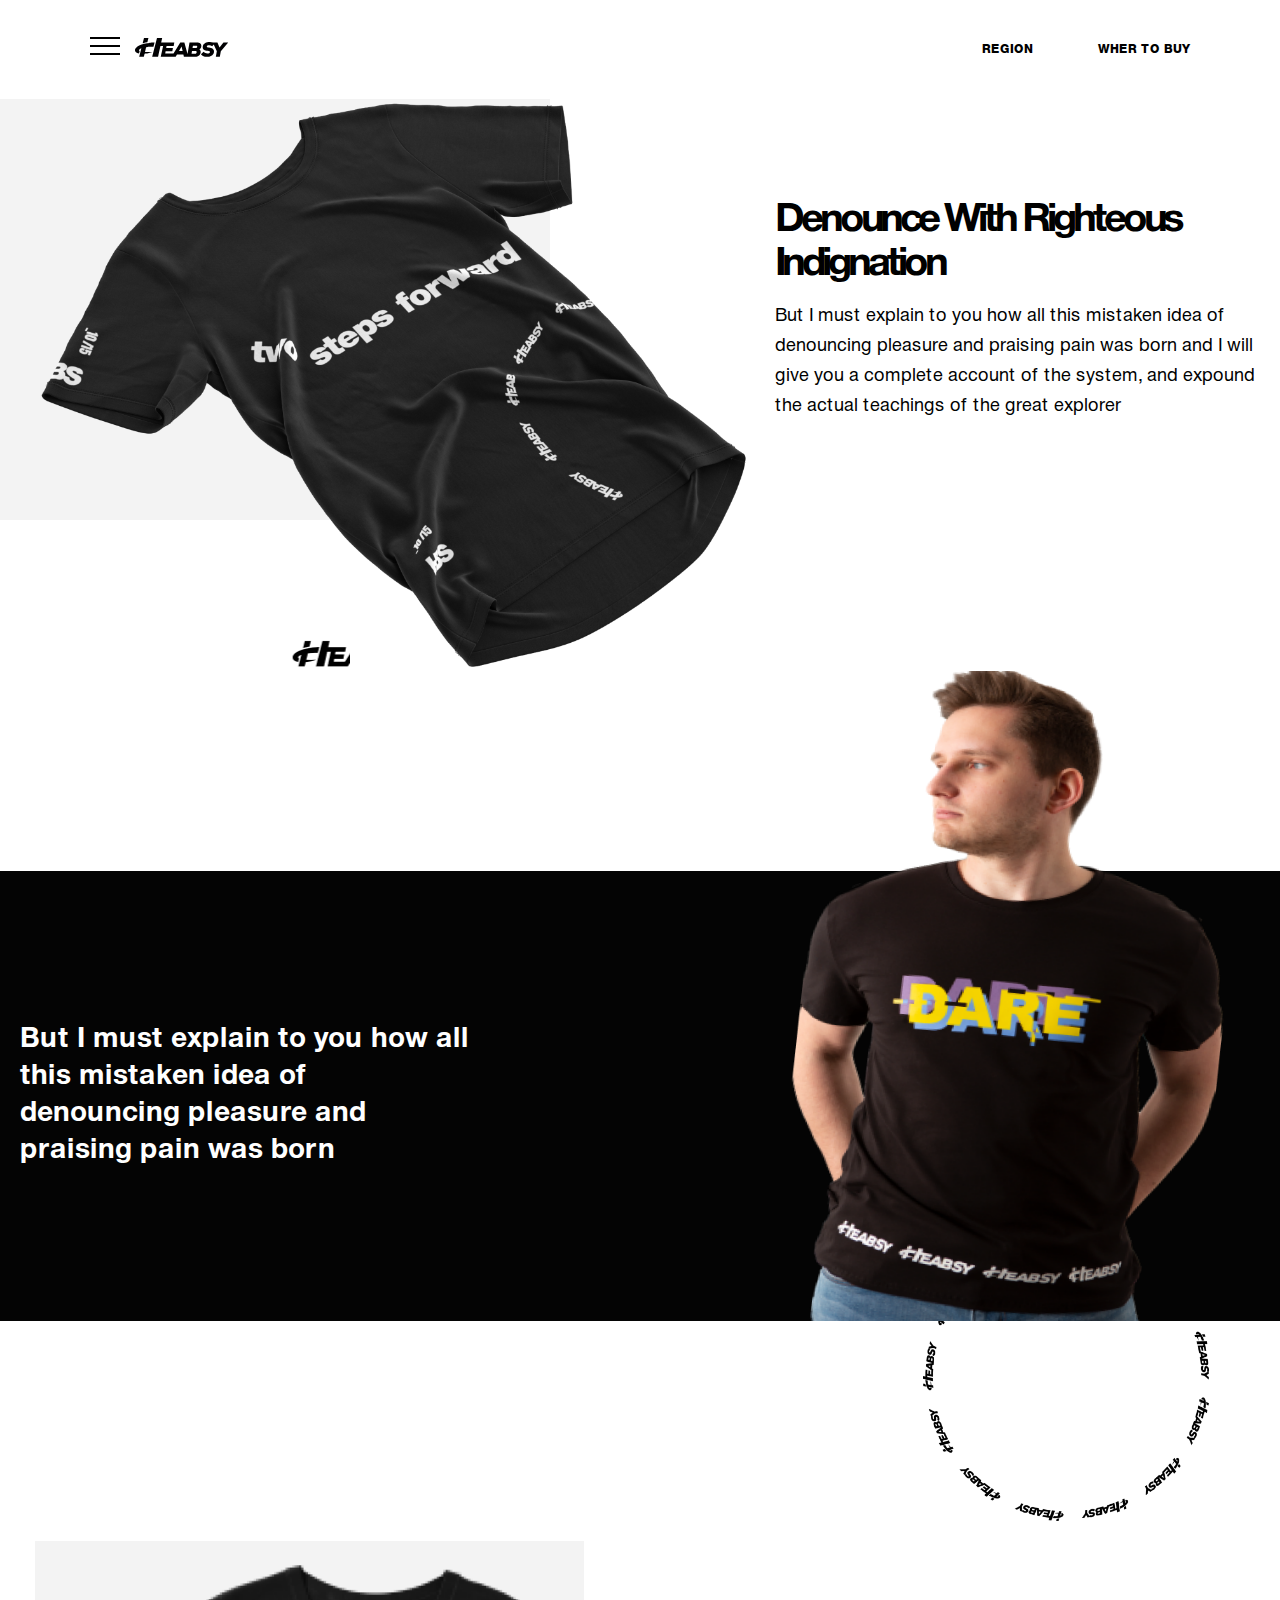
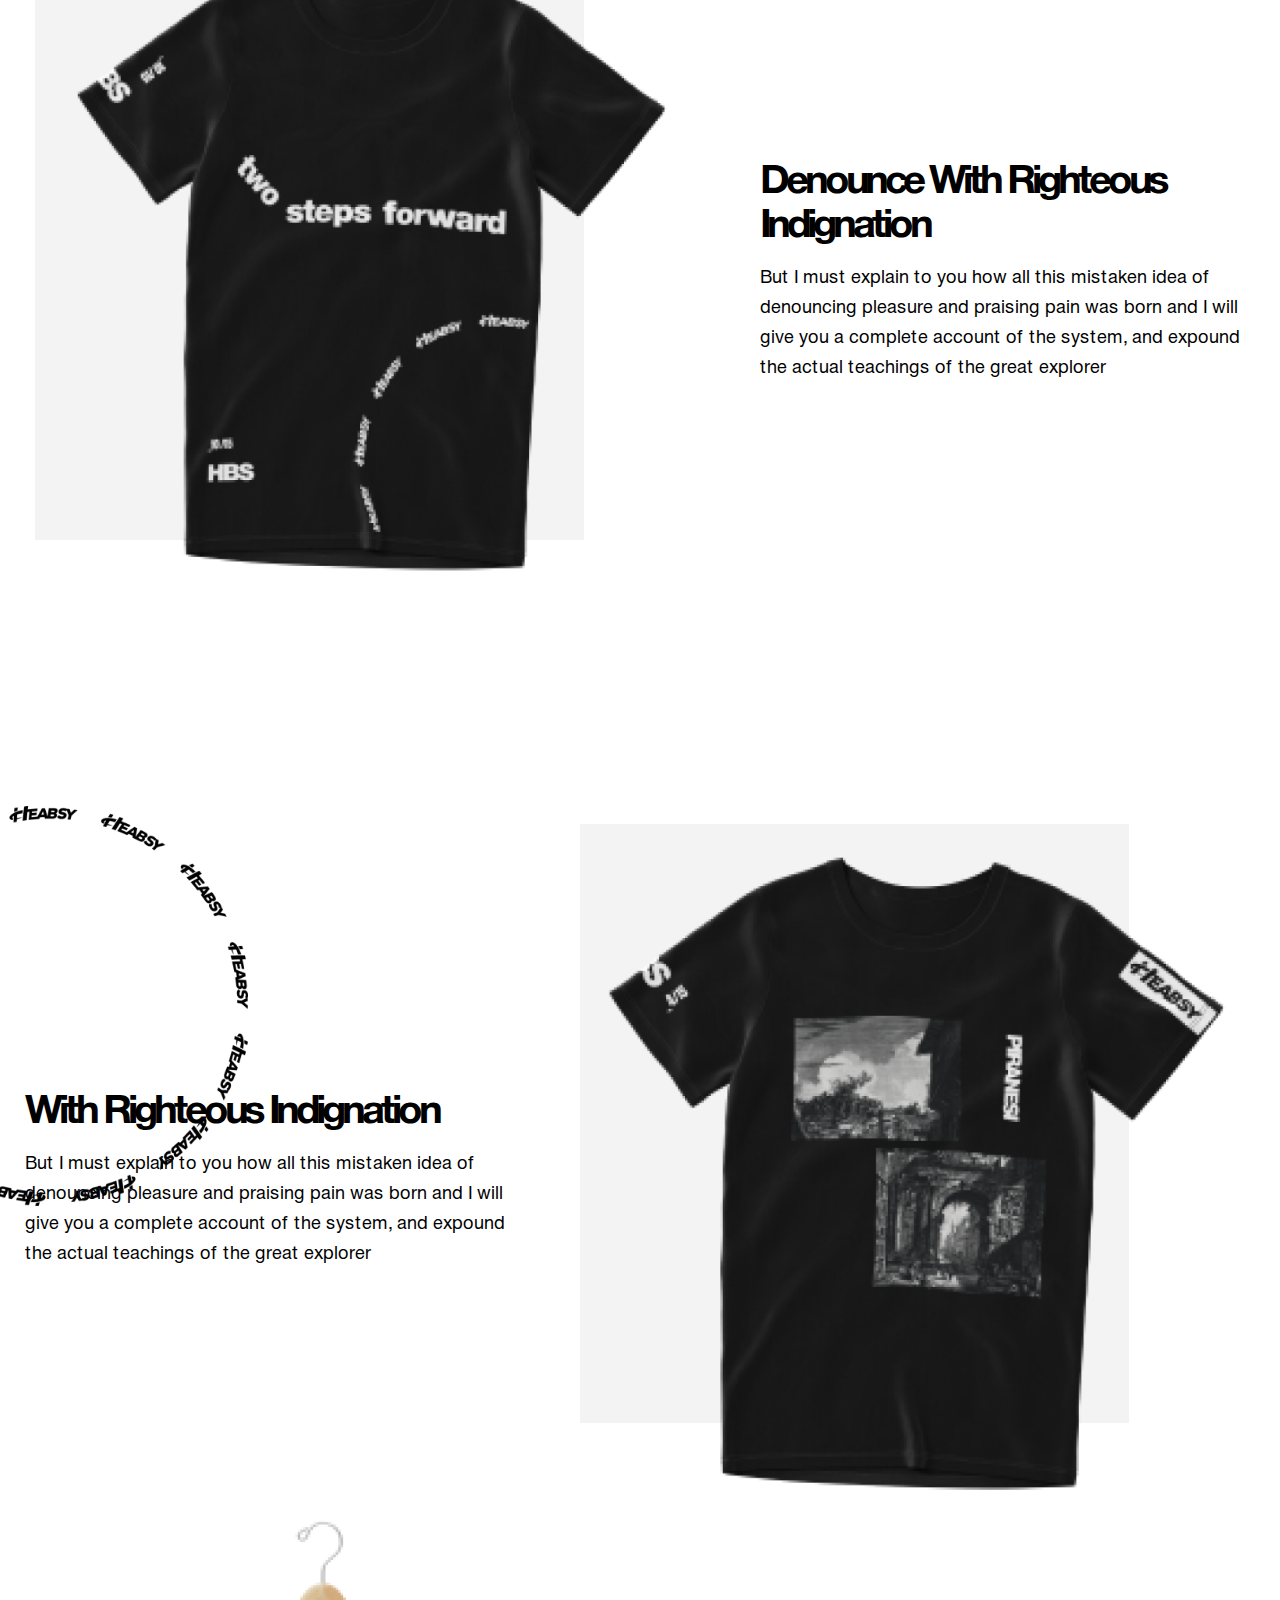
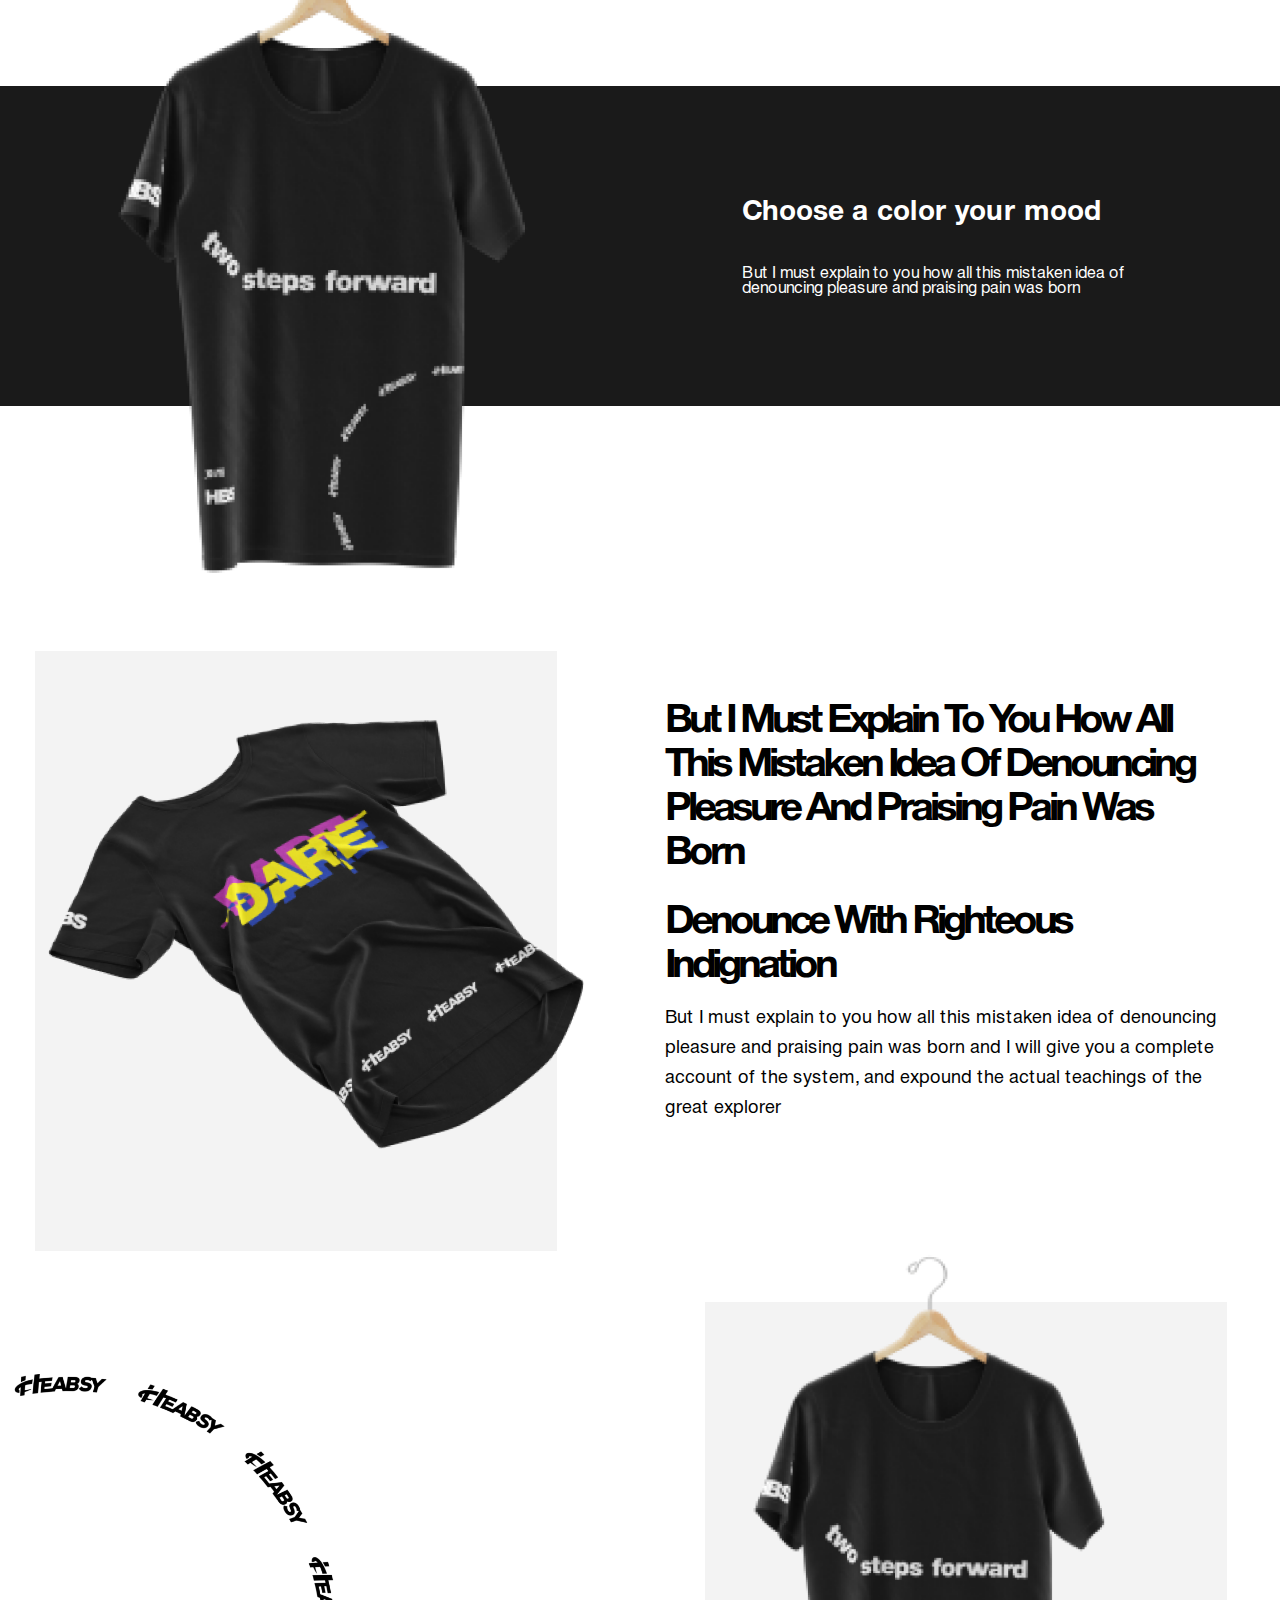
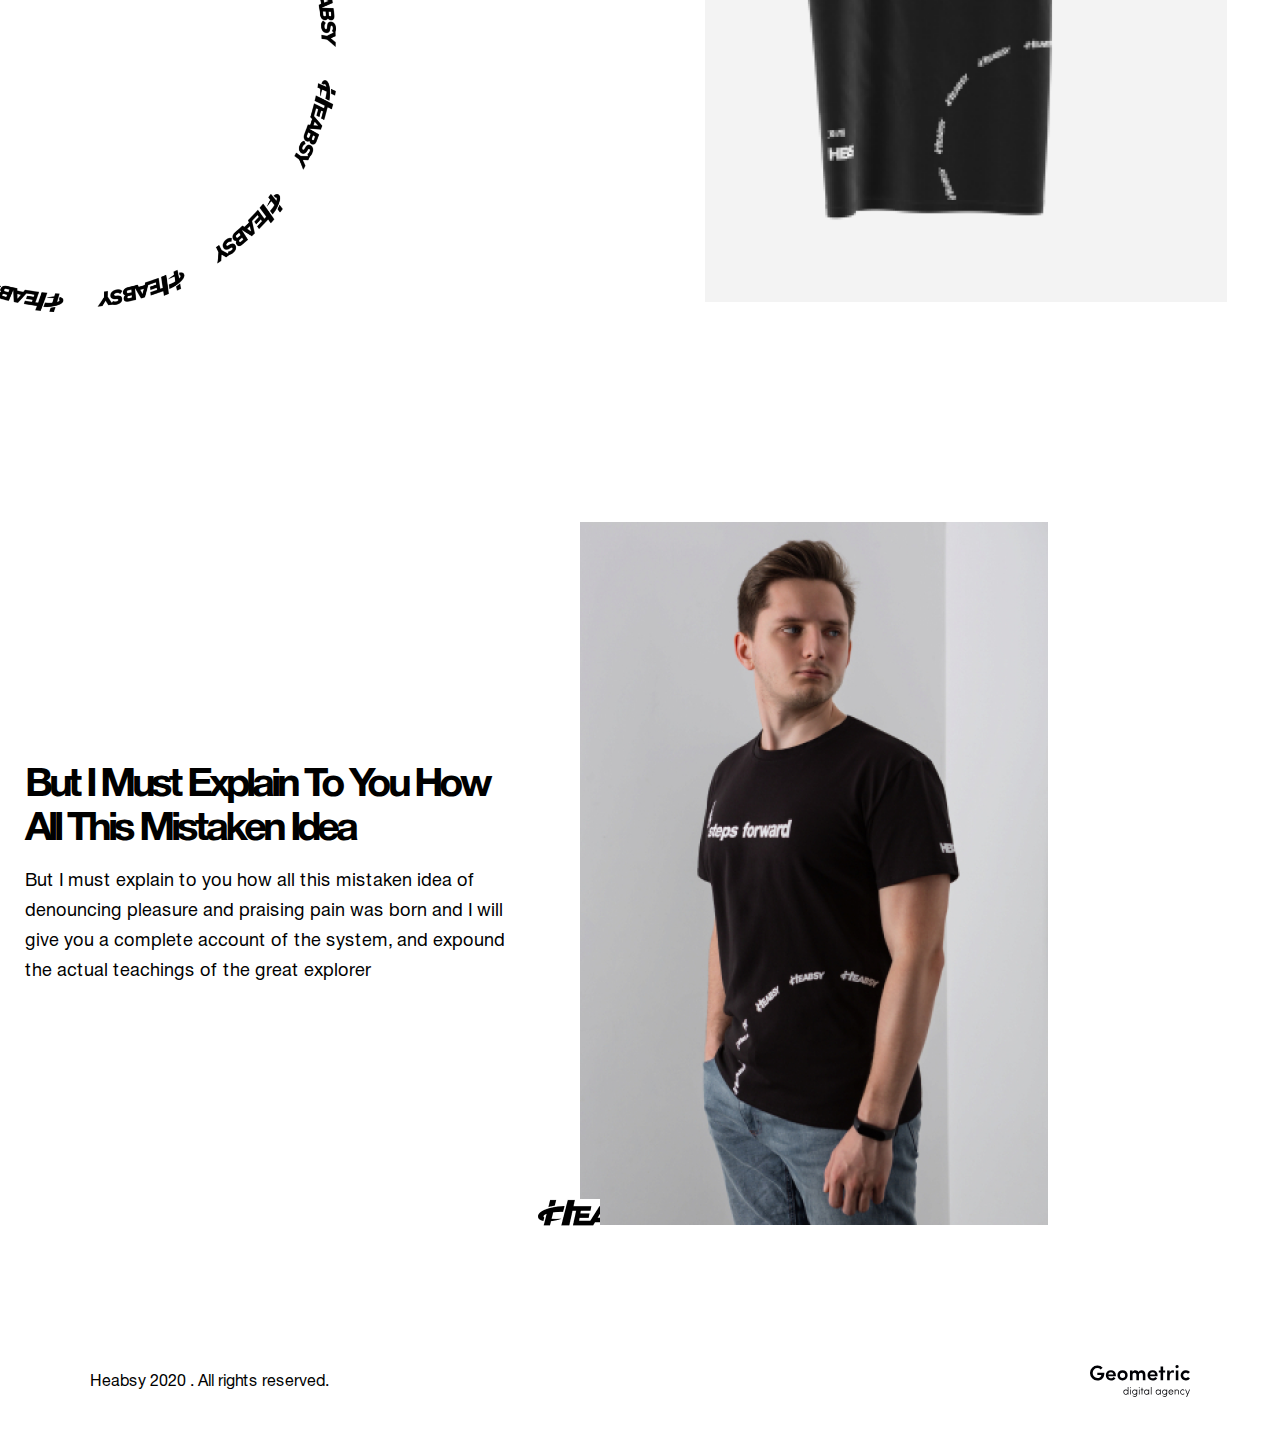
<file: shirts.html>
<!DOCTYPE html>
<html lang="en">
<head>
    <meta charset="UTF-8">
    <meta name="viewport"
          content="width=device-width, user-scalable=no, initial-scale=1.0, maximum-scale=1.0, minimum-scale=1.0">
    <meta http-equiv="X-UA-Compatible" content="ie=edge">
    <title></title>
    <link rel="stylesheet" href="style.css">
</head>
<body>

<header>
    <div class="header-main">
        <div class="header-flex">
            <div class="header-menu">
                <div class="open-menu">
                    <span></span>
                    <span></span>
                    <span></span>
                    <span></span>
                </div>
                <div class="for-mobile-bg"></div>
                <div class="menu-cnt mobile-bg-1">
                    <div class="sidenav">
                        <ul>
                            <li>
                                <div class="header-logo">
                                    <a href="index.html">
                                        <svg xmlns="http://www.w3.org/2000/svg" width="93" height="19" viewBox="0 0 93 19" fill="none">
                                            <path d="M88.4599 4.58021L84.5199 9.47021L82.4199 4.58021H78.1099C76.987 4.08464 75.7667 3.84878 74.5399 3.89021C71.5399 3.89021 68.3399 5.19021 67.8099 8.21021C67.1799 11.7502 69.7299 12.5402 72.8099 12.8302C74.3499 12.9702 75.0899 13.4202 74.9599 14.1302C74.8299 14.8402 73.8199 15.4002 72.4999 15.4002C71.7722 15.4414 71.0446 15.318 70.3711 15.0393C69.6977 14.7606 69.0957 14.3336 68.6099 13.7902L65.9399 16.3302C67.5499 18.4102 69.2999 18.8602 71.8699 18.8402C75.0699 18.8402 78.3699 17.4302 78.9499 14.1902C79.5299 10.9502 76.7699 9.77022 73.9499 9.47021C72.5699 9.33021 71.6399 9.18021 71.8099 8.21021C71.9999 7.45021 72.9999 7.15022 73.9999 7.15022C75.1438 7.08064 76.273 7.43685 77.1699 8.15021L78.7199 6.54021L81.8299 13.1902L80.8299 18.8702H84.8299L85.8299 13.1902L92.9999 4.76022V4.58021H88.4599Z" fill="#010103"/>
                                            <path d="M9.99993 14.0002C9.99396 13.9638 9.99396 13.9266 9.99993 13.8902C10.1599 13.2102 10.3299 12.5402 10.4899 11.8902C10.6999 11.0302 10.9099 10.1702 11.1299 9.31021C11.14 9.28546 11.1549 9.26297 11.1738 9.24408C11.1927 9.22519 11.2152 9.21027 11.2399 9.20021L12.5499 9.00022C13.0499 9.00022 13.5499 8.90021 14.0499 8.87021C14.8199 8.87021 15.5799 8.79021 16.3499 8.78021H18.4699L19.5699 4.43021H19.1699L17.3099 4.55022C16.7799 4.55022 16.2499 4.62021 15.7199 4.68021C15.1899 4.74021 14.5699 4.81021 14.0099 4.89021C13.4499 4.97021 12.7199 5.07022 12.0899 5.19022C11.0899 5.38022 10.1499 5.58021 9.17993 5.81021C7.45521 6.22124 5.77911 6.81458 4.17993 7.58021C2.94882 8.1126 1.84455 8.8999 0.939926 9.89021C0.585545 10.2414 0.316509 10.6693 0.153539 11.1409C-0.00943057 11.6124 -0.0619841 12.1151 -7.36434e-05 12.6102C0.0749756 13.1561 0.315831 13.6657 0.689926 14.0702C1.09283 14.4763 1.57663 14.7932 2.10993 15.0002C2.71617 15.2616 3.35028 15.4528 3.99993 15.5702C4.19993 14.7602 4.38993 13.9702 4.58993 13.1802C4.58993 13.0602 4.58993 13.0002 4.49993 12.9302C4.37663 12.8579 4.2721 12.7576 4.1948 12.6374C4.1175 12.5171 4.0696 12.3804 4.055 12.2382C4.04039 12.096 4.05948 11.9524 4.11072 11.819C4.16196 11.6856 4.24391 11.5661 4.34993 11.4702C4.91267 10.9181 5.59798 10.507 6.34993 10.2702C5.62993 13.1502 4.91993 16.0002 4.19993 18.8302H8.80993C8.98993 18.1102 9.16993 17.3802 9.33993 16.6602C9.41993 16.3402 9.49993 16.0102 9.57993 15.7102C10.0999 15.6502 10.5799 15.6002 11.1099 15.5302C11.7699 15.4302 12.4399 15.3102 13.1099 15.1802C14.2002 14.9808 15.271 14.6863 16.3099 14.3002C16.5999 14.1902 16.8799 14.0502 17.1599 13.9302C14.7599 14.0502 12.3899 14.1002 9.99993 14.0002Z" fill="#010103"/>
                                            <path d="M12.2299 4.17022C12.2832 4.16801 12.3339 4.14651 12.3725 4.10971C12.4112 4.07292 12.4351 4.02335 12.4399 3.97021C12.7599 2.65021 13.0799 1.33021 13.4399 -0.0297852H8.99993C8.62993 1.48021 8.23993 2.97021 7.85993 4.49021L7.67993 5.21022C8.05993 5.10021 8.41993 4.99021 8.77993 4.91021C9.88993 4.67022 11.0599 4.42022 12.2299 4.17022Z" fill="#010103"/>
                                            <path d="M64.2299 11.3402C64.7869 11.101 65.2708 10.7188 65.6325 10.2323C65.9943 9.74588 66.2211 9.17249 66.2899 8.57021C66.7699 5.84021 64.6699 4.57022 61.8199 4.57022H54.5199L52.5199 16.1102L49.3599 4.58021H45.2899L38.4999 15.4402H30.2299L30.6099 13.2802H37.3499L37.9299 10.0002H31.1899L31.5499 8.00021H38.6999L39.2899 4.62021H26.1699L27.1699 0.0402148H21.9999L17.1799 18.8302H23.0599C23.2099 18.1102 23.3699 17.3902 23.5299 16.6702V16.6102L25.4299 8.00021H28.1099L25.7399 18.8402H40.6599L41.9999 16.5002H48.3699L48.8999 18.8402H59.3699C61.9799 18.8402 65.0599 17.8402 65.6199 14.6602C65.7625 14.031 65.7053 13.373 65.4561 12.7778C65.2069 12.1827 64.7783 11.6801 64.2299 11.3402ZM43.9999 13.1202L46.5999 8.57021L47.5999 13.1202H43.9999ZM61.7099 14.3602C61.6456 14.7634 61.4296 15.1268 61.1061 15.3759C60.7826 15.625 60.3762 15.741 59.9699 15.7002H56.5699L56.9999 13.0002H60.4099C61.4199 13.0002 61.8199 13.5802 61.6799 14.3602H61.7099ZM62.2299 9.00021C62.1495 9.31777 61.9555 9.59486 61.6847 9.77911C61.4138 9.96337 61.0848 10.042 60.7599 10.0002H57.5399L57.9199 7.82022H61.1799C61.9999 7.84022 62.3399 8.33021 62.2299 9.00021Z" fill="#010103"/>
                                        </svg>
                                    </a>
                                </div>
                            </li>
                            <li><a href="javascript:;">Main page</a></li>
                            <li><a href="javascript:;">About company</a></li>
                            <li><a href="javascript:;">News</a></li>
                            <li><a href="javascript:;">Support</a></li>
                            <li><a href="javascript:;">Contacts</a></li>
                        </ul>

                        <div class="header-region">
                            <ul>
                                <li><a href="#">region</a></li>
                                <li><a href="#">wher to buy</a></li>
                            </ul>
                        </div>
                    </div>
                    <div class="menu-cnt_drop">

                        <div class="footer-main">
                            <div class="footer_info">
                                Heabsy 2020 . All rights reserved.
                            </div>
                            <div class="footer_name">
                                <a href="https://www.geometric.agency/">
                                    <img src="assets/img/footer-logo.svg" alt="">
                                </a>
                            </div>
                        </div>
                    </div>
                </div>
            </div>
            <div class="header-logo">
                <a href="index.html">
                    <svg xmlns="http://www.w3.org/2000/svg" width="93" height="19" viewBox="0 0 93 19" fill="none">
                        <path d="M88.4599 4.58021L84.5199 9.47021L82.4199 4.58021H78.1099C76.987 4.08464 75.7667 3.84878 74.5399 3.89021C71.5399 3.89021 68.3399 5.19021 67.8099 8.21021C67.1799 11.7502 69.7299 12.5402 72.8099 12.8302C74.3499 12.9702 75.0899 13.4202 74.9599 14.1302C74.8299 14.8402 73.8199 15.4002 72.4999 15.4002C71.7722 15.4414 71.0446 15.318 70.3711 15.0393C69.6977 14.7606 69.0957 14.3336 68.6099 13.7902L65.9399 16.3302C67.5499 18.4102 69.2999 18.8602 71.8699 18.8402C75.0699 18.8402 78.3699 17.4302 78.9499 14.1902C79.5299 10.9502 76.7699 9.77022 73.9499 9.47021C72.5699 9.33021 71.6399 9.18021 71.8099 8.21021C71.9999 7.45021 72.9999 7.15022 73.9999 7.15022C75.1438 7.08064 76.273 7.43685 77.1699 8.15021L78.7199 6.54021L81.8299 13.1902L80.8299 18.8702H84.8299L85.8299 13.1902L92.9999 4.76022V4.58021H88.4599Z" fill="#010103"/>
                        <path d="M9.99993 14.0002C9.99396 13.9638 9.99396 13.9266 9.99993 13.8902C10.1599 13.2102 10.3299 12.5402 10.4899 11.8902C10.6999 11.0302 10.9099 10.1702 11.1299 9.31021C11.14 9.28546 11.1549 9.26297 11.1738 9.24408C11.1927 9.22519 11.2152 9.21027 11.2399 9.20021L12.5499 9.00022C13.0499 9.00022 13.5499 8.90021 14.0499 8.87021C14.8199 8.87021 15.5799 8.79021 16.3499 8.78021H18.4699L19.5699 4.43021H19.1699L17.3099 4.55022C16.7799 4.55022 16.2499 4.62021 15.7199 4.68021C15.1899 4.74021 14.5699 4.81021 14.0099 4.89021C13.4499 4.97021 12.7199 5.07022 12.0899 5.19022C11.0899 5.38022 10.1499 5.58021 9.17993 5.81021C7.45521 6.22124 5.77911 6.81458 4.17993 7.58021C2.94882 8.1126 1.84455 8.8999 0.939926 9.89021C0.585545 10.2414 0.316509 10.6693 0.153539 11.1409C-0.00943057 11.6124 -0.0619841 12.1151 -7.36434e-05 12.6102C0.0749756 13.1561 0.315831 13.6657 0.689926 14.0702C1.09283 14.4763 1.57663 14.7932 2.10993 15.0002C2.71617 15.2616 3.35028 15.4528 3.99993 15.5702C4.19993 14.7602 4.38993 13.9702 4.58993 13.1802C4.58993 13.0602 4.58993 13.0002 4.49993 12.9302C4.37663 12.8579 4.2721 12.7576 4.1948 12.6374C4.1175 12.5171 4.0696 12.3804 4.055 12.2382C4.04039 12.096 4.05948 11.9524 4.11072 11.819C4.16196 11.6856 4.24391 11.5661 4.34993 11.4702C4.91267 10.9181 5.59798 10.507 6.34993 10.2702C5.62993 13.1502 4.91993 16.0002 4.19993 18.8302H8.80993C8.98993 18.1102 9.16993 17.3802 9.33993 16.6602C9.41993 16.3402 9.49993 16.0102 9.57993 15.7102C10.0999 15.6502 10.5799 15.6002 11.1099 15.5302C11.7699 15.4302 12.4399 15.3102 13.1099 15.1802C14.2002 14.9808 15.271 14.6863 16.3099 14.3002C16.5999 14.1902 16.8799 14.0502 17.1599 13.9302C14.7599 14.0502 12.3899 14.1002 9.99993 14.0002Z" fill="#010103"/>
                        <path d="M12.2299 4.17022C12.2832 4.16801 12.3339 4.14651 12.3725 4.10971C12.4112 4.07292 12.4351 4.02335 12.4399 3.97021C12.7599 2.65021 13.0799 1.33021 13.4399 -0.0297852H8.99993C8.62993 1.48021 8.23993 2.97021 7.85993 4.49021L7.67993 5.21022C8.05993 5.10021 8.41993 4.99021 8.77993 4.91021C9.88993 4.67022 11.0599 4.42022 12.2299 4.17022Z" fill="#010103"/>
                        <path d="M64.2299 11.3402C64.7869 11.101 65.2708 10.7188 65.6325 10.2323C65.9943 9.74588 66.2211 9.17249 66.2899 8.57021C66.7699 5.84021 64.6699 4.57022 61.8199 4.57022H54.5199L52.5199 16.1102L49.3599 4.58021H45.2899L38.4999 15.4402H30.2299L30.6099 13.2802H37.3499L37.9299 10.0002H31.1899L31.5499 8.00021H38.6999L39.2899 4.62021H26.1699L27.1699 0.0402148H21.9999L17.1799 18.8302H23.0599C23.2099 18.1102 23.3699 17.3902 23.5299 16.6702V16.6102L25.4299 8.00021H28.1099L25.7399 18.8402H40.6599L41.9999 16.5002H48.3699L48.8999 18.8402H59.3699C61.9799 18.8402 65.0599 17.8402 65.6199 14.6602C65.7625 14.031 65.7053 13.373 65.4561 12.7778C65.2069 12.1827 64.7783 11.6801 64.2299 11.3402ZM43.9999 13.1202L46.5999 8.57021L47.5999 13.1202H43.9999ZM61.7099 14.3602C61.6456 14.7634 61.4296 15.1268 61.1061 15.3759C60.7826 15.625 60.3762 15.741 59.9699 15.7002H56.5699L56.9999 13.0002H60.4099C61.4199 13.0002 61.8199 13.5802 61.6799 14.3602H61.7099ZM62.2299 9.00021C62.1495 9.31777 61.9555 9.59486 61.6847 9.77911C61.4138 9.96337 61.0848 10.042 60.7599 10.0002H57.5399L57.9199 7.82022H61.1799C61.9999 7.84022 62.3399 8.33021 62.2299 9.00021Z" fill="#010103"/>
                    </svg>
                </a>
            </div>
        </div>
        <div class="header-region">
            <ul>
                <li><a href="#">region</a></li>
                <li><a href="#">wher to buy</a></li>
            </ul>
        </div>
    </div>
</header>

<section>
    <div class="max_wid_auto">
        <div class="indignation-with-denounce ">
            <div class="indignation-with-denounce_fon">
                <div class="indignation-with-denounce_img">
                    <img src="assets/img/Scene-1.png" alt="">
                </div>
                <div class="complete-account-system">
                    <marquee>
                        <div class="complete-account-system_img">
                            <img src="assets/img/heabsy-decor3.png" alt="">
                            <img src="assets/img/heabsy-decor3.png" alt="">
                        </div>
                    </marquee>
                </div>
            </div>
            <div class="with-righteous_text">
                <strong>denounce with righteous indignation</strong>
                <p>
                    But I must explain to you how all this mistaken idea of denouncing pleasure
                    and praising pain was born and I will give you
                    a complete account of the system, and expound the actual teachings of the great explorer
                </p>
            </div>
        </div>
    </div>
</section>

<section id="heabsy-scale-stylish_fon" class="work-width_circle">
    <div class="max_wid_auto">
            <div class="pages-shorts-heabsy_block">
            <div class="heabsy-scale-stylish_text">
                <strong>But I must explain to you how all this mistaken
                    idea of denouncing pleasure and praising pain was born</strong>
            </div>
            <div class="pages-shorts-heabsy_img">
                <img src="assets/img/men10.png" alt="">
            </div>
        </div>
        <div class="fitness-results-follow image" style="background-image: url('assets/img/logo_circle.png')">
        </div>
    </div>

</section>
<section class="pages-shorts-heabsy_circle">
    <div class="max_wid_auto">
        <div class="pages-shorts-heabsy_cnt">
            <div class="pages-shorts-heabsy_cnt_flex">
                <div class="pages-shorts-heabsy_cnt_fon">
                    <img src="assets/img/Scene-3.png" alt="">
                </div>
                <div class="with-righteous_text">
                    <strong>denounce with righteous indignation</strong>
                    <p>
                        But I must explain to you how all this mistaken idea of denouncing pleasure
                        and praising pain was born and I will give you
                        a complete account of the system, and expound the actual teachings of the great explorer
                    </p>
                </div>
            </div>
            <div class="pages-shorts-heabsy_cnt_flex">
                <div class="pages-shorts-heabsy_cnt_fon">
                    <img src="assets/img/piranesi_32.png" alt="">
                </div>
                <div class="with-righteous_text">
                    <strong>with righteous indignation</strong>
                    <p>
                        But I must explain to you how all this mistaken idea of denouncing pleasure
                        and praising pain was born and I will give you
                        a complete account of the system, and expound the actual teachings of the great explorer
                    </p>
                </div>
            </div>
        </div>
        <div class="case-made-tactilely_circle image" style="background-image: url('assets/img/logo_circle.png')">
        </div>
    </div>
</section>

<section id="pages-shorts-heabsy_choose-bg">
    <div class="max_wid_auto">
        <div class="pages-shorts-heabsy_choose-col">
            <div class="pages-shorts-heabsy_choose-img">
                <img src="assets/img/Scene-2.png" alt="">
            </div>
            <div class="heabsy-scale-stylish_text">
                <strong>Choose a color your mood</strong>
                <p>
                    But I must explain to you how all this mistaken idea of denouncing pleasure and praising pain was born
                </p>
            </div>
        </div>

    </div>

</section>

<section>
    <div class="max_wid_auto">
        <div class="pages-shorts-denounce-with">
            <div class="pages-shorts-heabsy_cnt_flex">
                <div class="pages-shorts-heabsy_cnt_fon">
                    <img src="assets/img/Scene-31.png" alt="">
                </div>
                <div class="with-righteous_text">
                    <strong>But I must explain to you how all this mistaken idea of denouncing pleasure and praising pain was born</strong>
                    <strong>denounce with righteous indignation</strong>
                    <p>
                        But I must explain to you how all this mistaken idea of denouncing pleasure
                        and praising pain was born and I will give you
                        a complete account of the system, and expound the actual teachings of the great explorer
                    </p>
                </div>
            </div>
            <div class="about-shorts-heabsy_img">
                <div class="case-made-tactilely_circle image" style="background-image: url('assets/img/logo_circle.png')">
                </div>
                <div class="pages-shorts-heabsy_cnt_fon">
                    <img src="assets/img/Scene-281.png" alt="">
                </div>
            </div>
        </div>

    </div>

</section>

<section>
    <div class="max_wid_auto">
        <div class="must-explain_idea">
            <div class="pages-shorts-heabsy_cnt_flex">
                <div class="with-righteous_text">
                    <strong>But I must explain to you how all this mistaken idea</strong>
                    <p>
                        But I must explain to you how all this mistaken idea of denouncing pleasure
                        and praising pain was born and I will give you
                        a complete account of the system, and expound the actual teachings of the great explorer
                    </p>
                </div>
                <div class="pages-shorts-heabsy_cnt_fon">
                    <img src="assets/img/AF8B85821.png" alt="">
                </div>
            </div>
            <div class="complete-account-system">
                <marquee>
                    <div class="complete-account-system_img">
                        <img src="assets/img/heabsy-decor3.png" alt="">
                        <img src="assets/img/heabsy-decor3.png" alt="">
                        <img src="assets/img/heabsy-decor3.png" alt="">
                    </div>
                </marquee>
            </div>
        </div>
    </div>
</section>


<footer>
    <div class="max_wid_auto footer-main">
        <div class="footer_info">
            Heabsy 2020 . All rights reserved.
        </div>
        <div class="footer_name">
            <a href="https://www.geometric.agency/">
                <img src="assets/img/footer-logo.svg" alt="">
            </a>
        </div>
    </div>
</footer>

<script src="assets/js/jquery-3.2.1.min.js"></script>
<script src="assets/js/jquery.formstyler.min.js"></script>
<script src="assets/js/jquery.fancybox.js"></script>
<script src="assets/js/jquery.mask.js"></script>
<script src="assets/slick/slick.min.js"></script>
<script src="assets/js/jquery.magnific-popup.min.js"></script>
<script src="assets/js/script.js"></script>
<script>
    $(document).ready(function () {
        $('select').styler();
    })
</script>


</body>
</html>
</file>
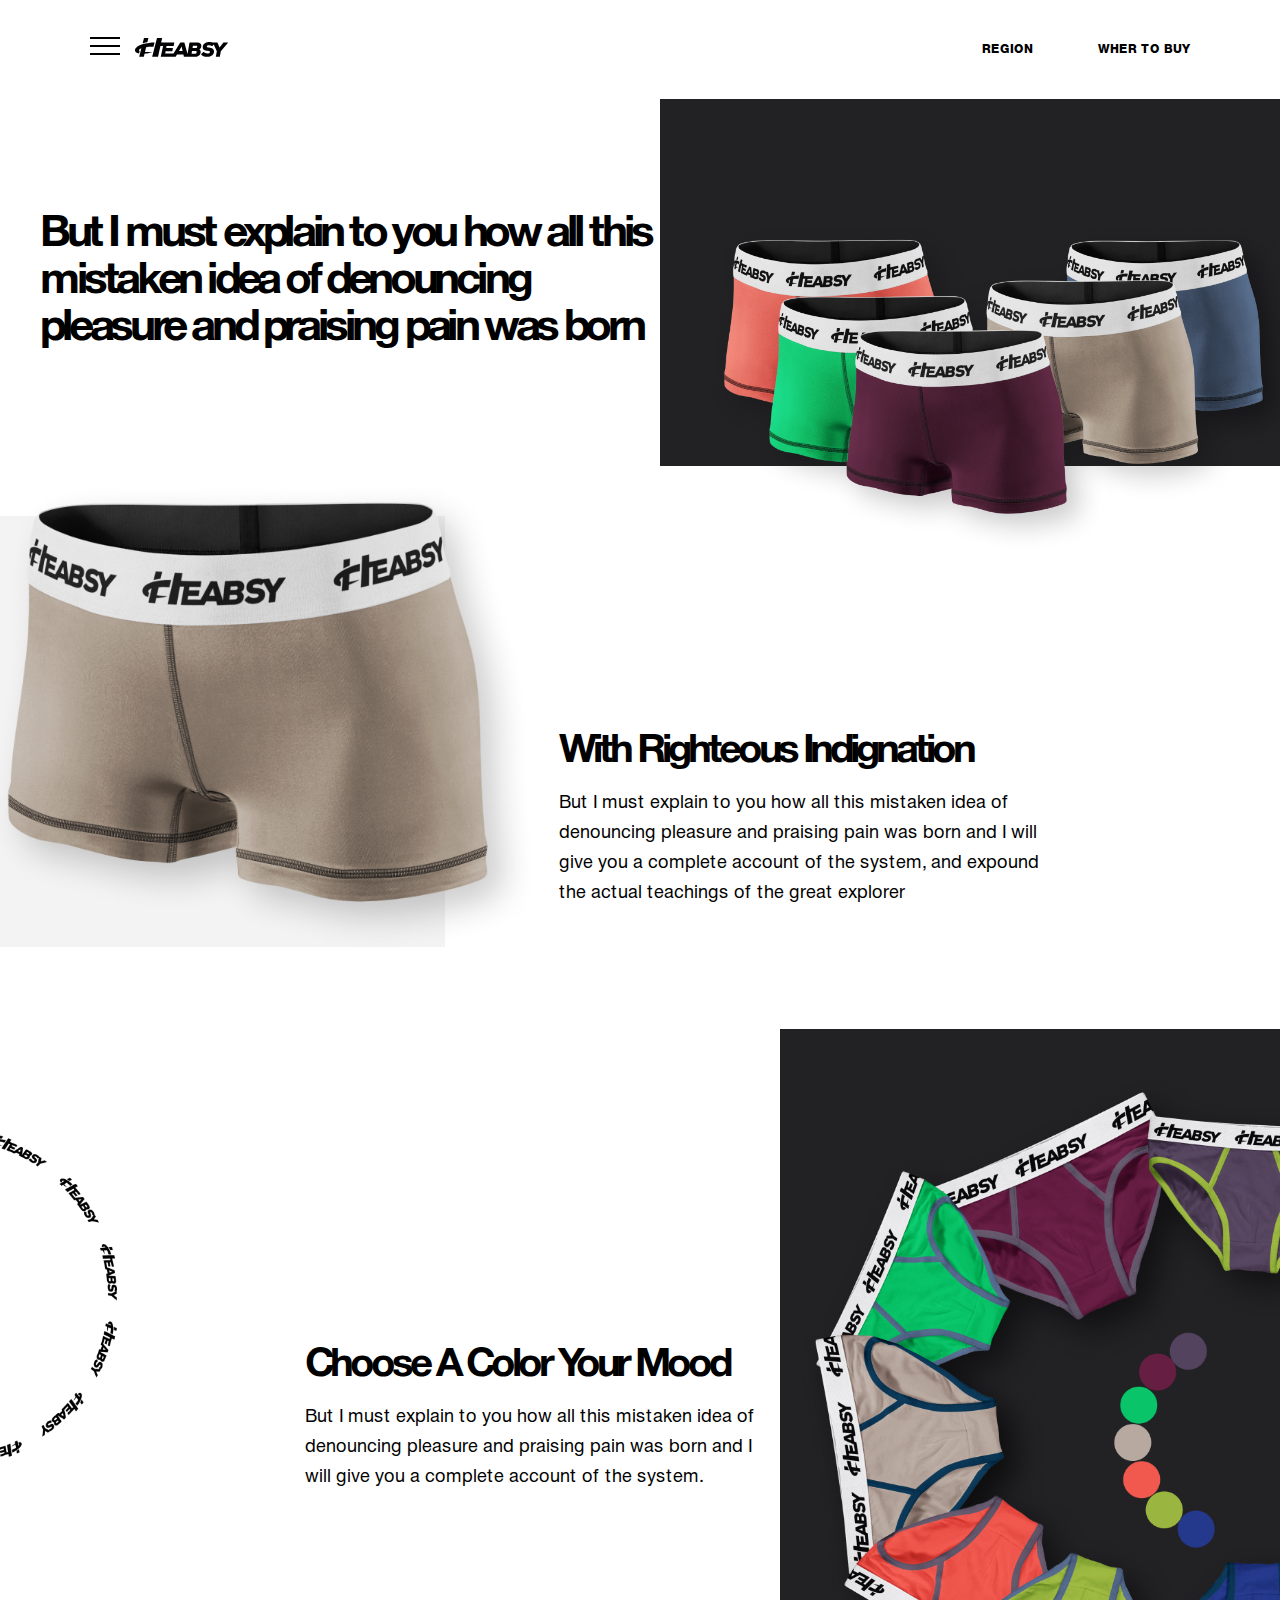
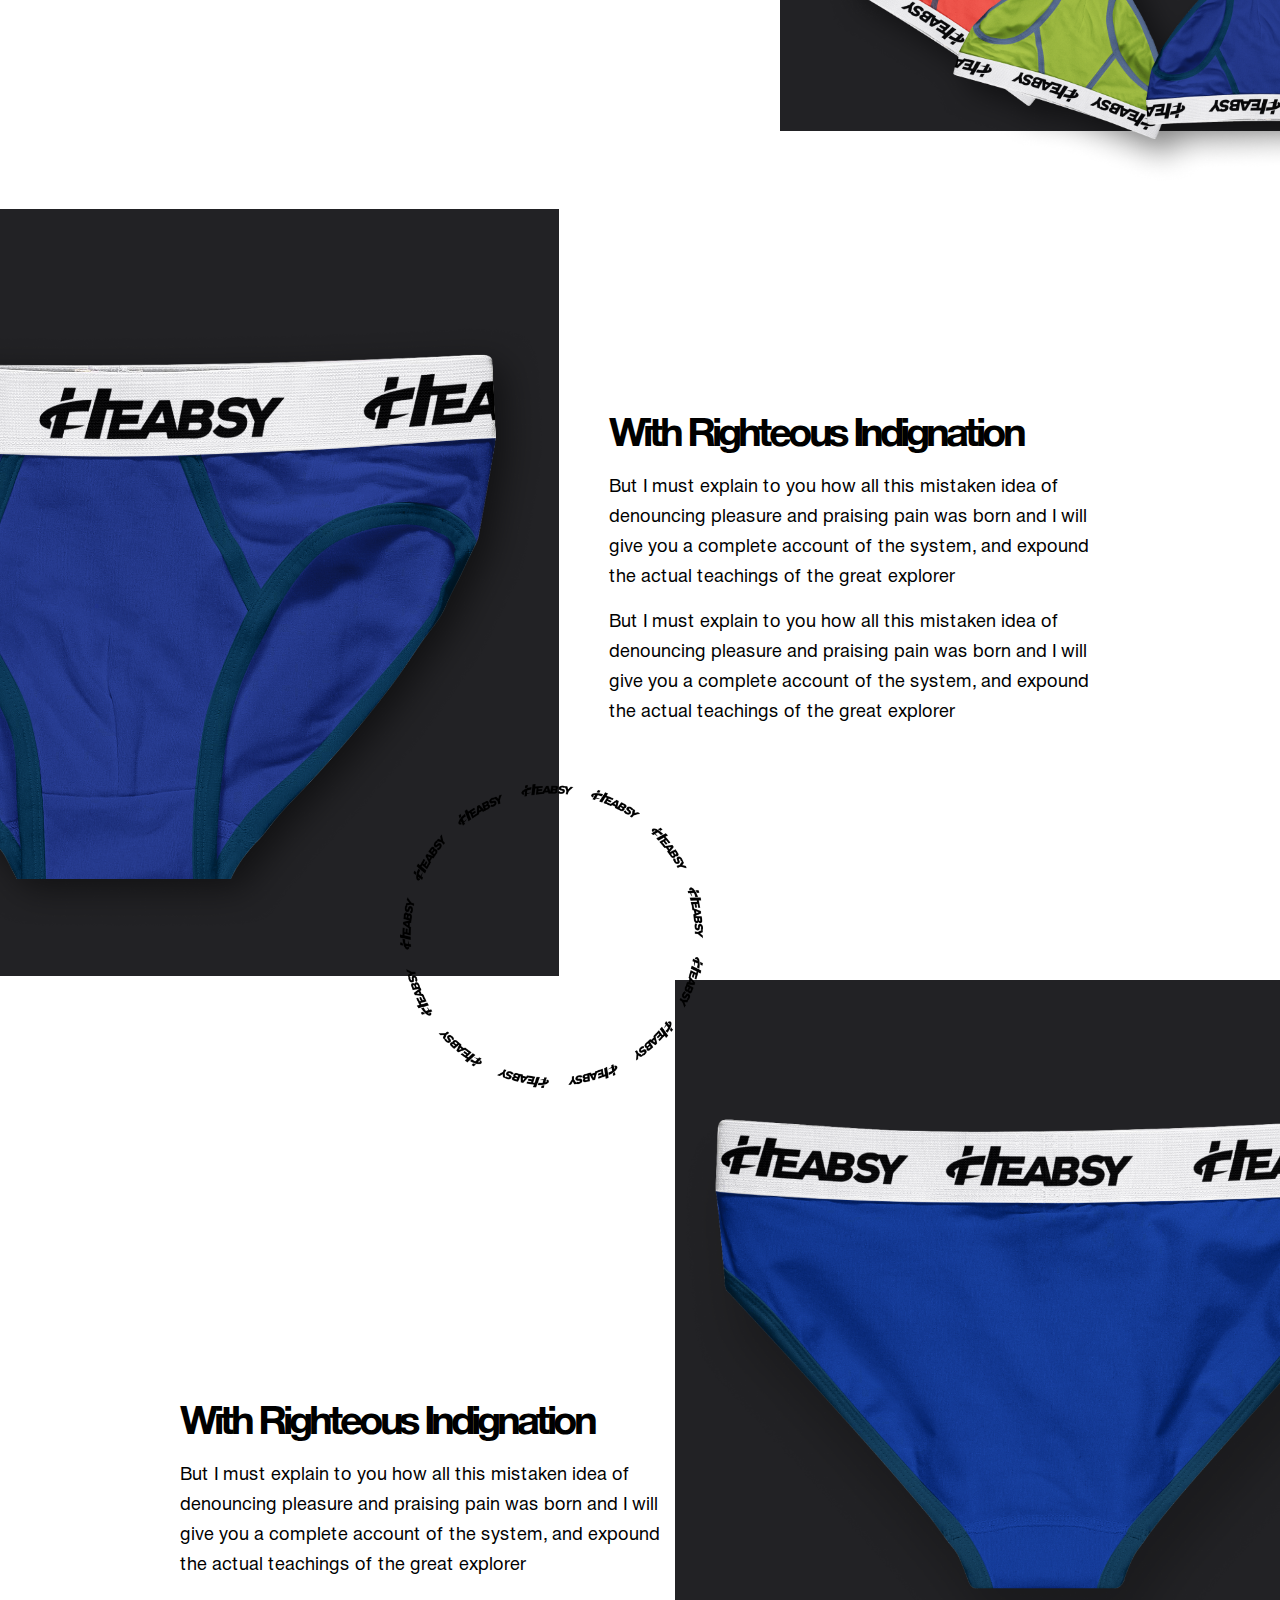
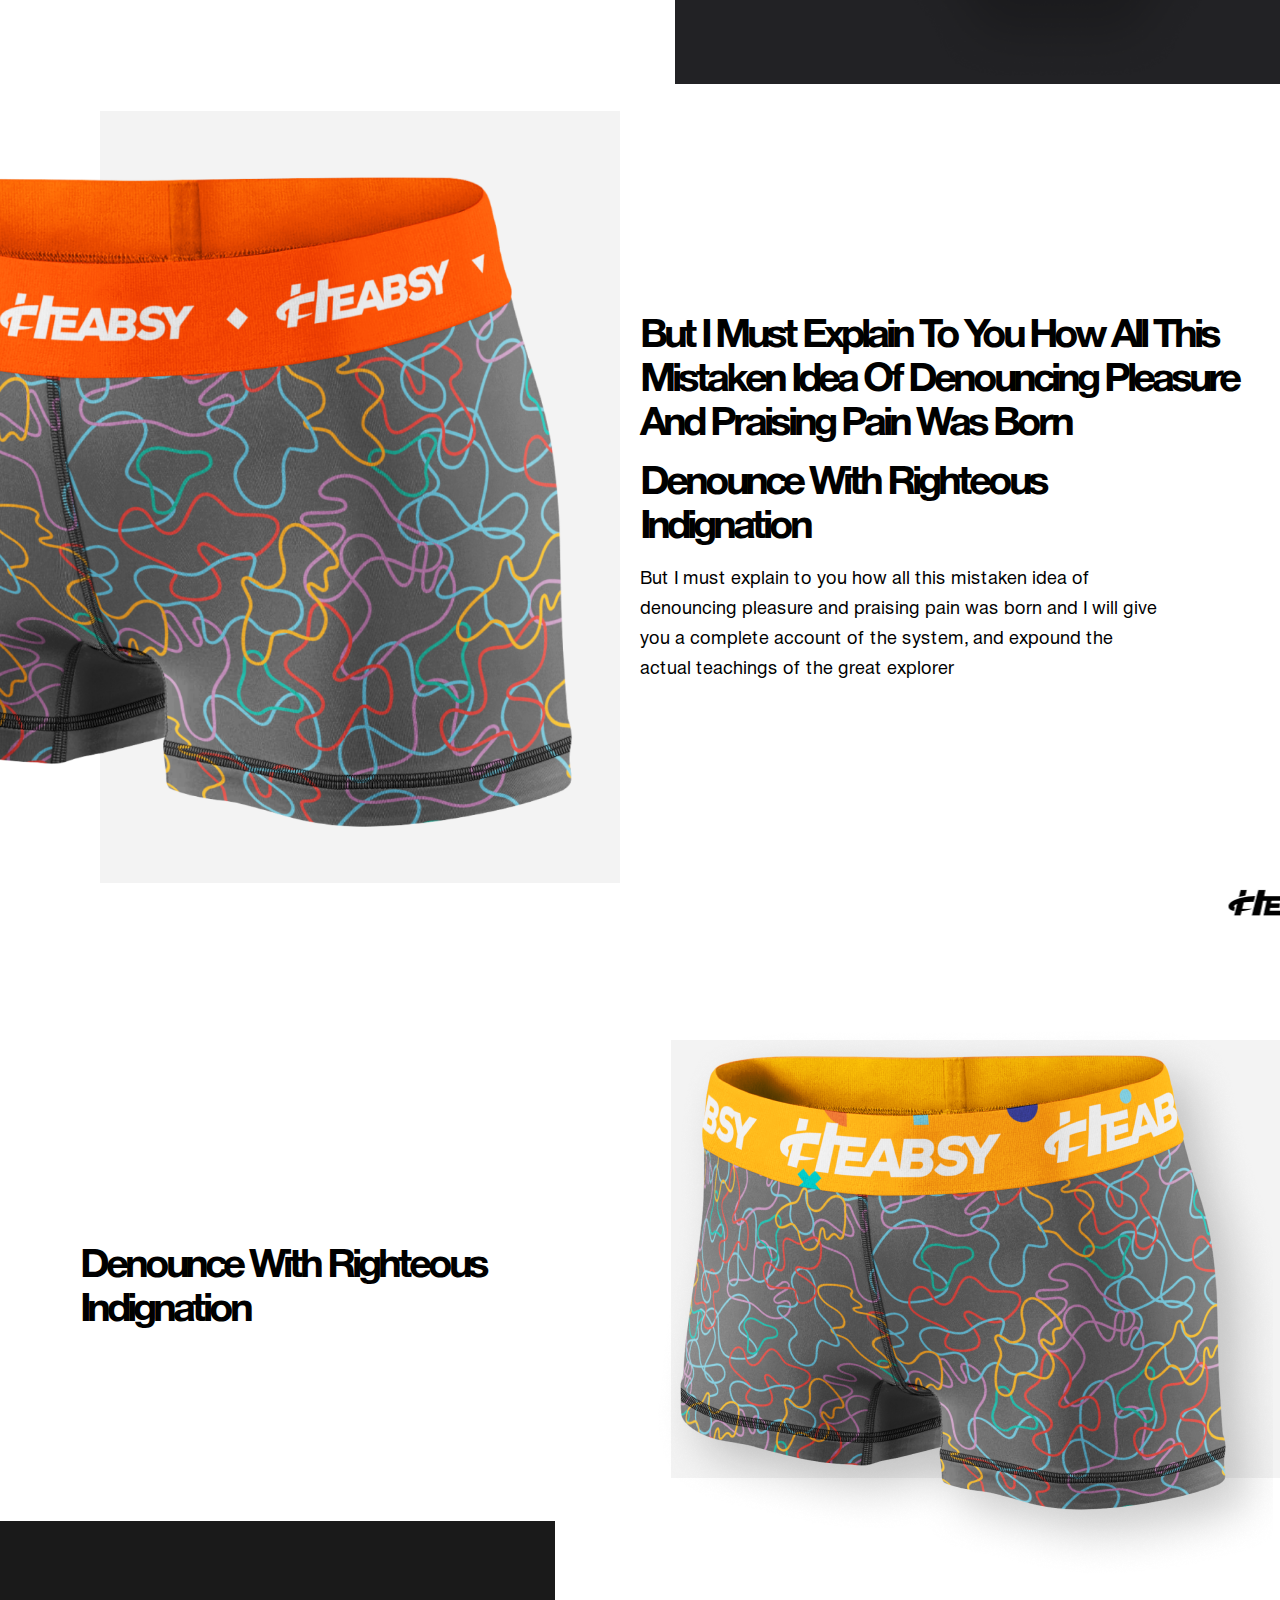
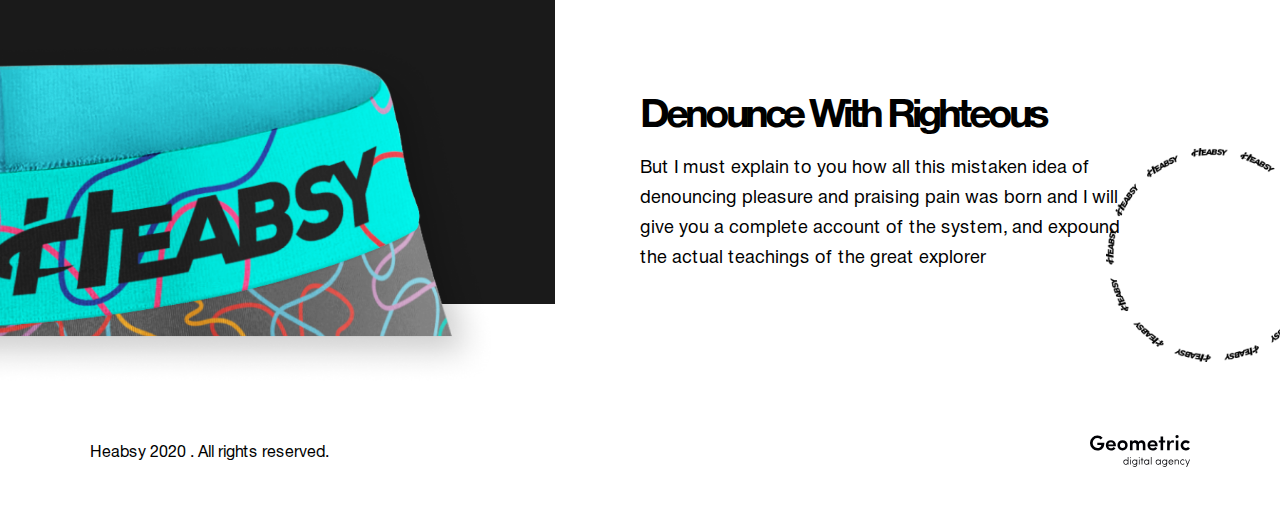
<file: shorts.html>
<!DOCTYPE html>
<html lang="en">
<head>
    <meta charset="UTF-8">
    <meta name="viewport"
          content="width=device-width, user-scalable=no, initial-scale=1.0, maximum-scale=1.0, minimum-scale=1.0">
    <meta http-equiv="X-UA-Compatible" content="ie=edge">
    <title></title>
    <link rel="stylesheet" href="style.css">
</head>
<body>

<header>
    <div class="header-main">
        <div class="header-flex">
            <div class="header-menu">
                <div class="open-menu">
                    <span></span>
                    <span></span>
                    <span></span>
                    <span></span>
                </div>
                <div class="for-mobile-bg"></div>
                <div class="menu-cnt mobile-bg-1">
                    <div class="sidenav">
                        <ul>
                            <li>
                                <div class="header-logo">
                                    <a href="index.html">
                                        <svg xmlns="http://www.w3.org/2000/svg" width="93" height="19" viewBox="0 0 93 19" fill="none">
                                            <path d="M88.4599 4.58021L84.5199 9.47021L82.4199 4.58021H78.1099C76.987 4.08464 75.7667 3.84878 74.5399 3.89021C71.5399 3.89021 68.3399 5.19021 67.8099 8.21021C67.1799 11.7502 69.7299 12.5402 72.8099 12.8302C74.3499 12.9702 75.0899 13.4202 74.9599 14.1302C74.8299 14.8402 73.8199 15.4002 72.4999 15.4002C71.7722 15.4414 71.0446 15.318 70.3711 15.0393C69.6977 14.7606 69.0957 14.3336 68.6099 13.7902L65.9399 16.3302C67.5499 18.4102 69.2999 18.8602 71.8699 18.8402C75.0699 18.8402 78.3699 17.4302 78.9499 14.1902C79.5299 10.9502 76.7699 9.77022 73.9499 9.47021C72.5699 9.33021 71.6399 9.18021 71.8099 8.21021C71.9999 7.45021 72.9999 7.15022 73.9999 7.15022C75.1438 7.08064 76.273 7.43685 77.1699 8.15021L78.7199 6.54021L81.8299 13.1902L80.8299 18.8702H84.8299L85.8299 13.1902L92.9999 4.76022V4.58021H88.4599Z" fill="#010103"/>
                                            <path d="M9.99993 14.0002C9.99396 13.9638 9.99396 13.9266 9.99993 13.8902C10.1599 13.2102 10.3299 12.5402 10.4899 11.8902C10.6999 11.0302 10.9099 10.1702 11.1299 9.31021C11.14 9.28546 11.1549 9.26297 11.1738 9.24408C11.1927 9.22519 11.2152 9.21027 11.2399 9.20021L12.5499 9.00022C13.0499 9.00022 13.5499 8.90021 14.0499 8.87021C14.8199 8.87021 15.5799 8.79021 16.3499 8.78021H18.4699L19.5699 4.43021H19.1699L17.3099 4.55022C16.7799 4.55022 16.2499 4.62021 15.7199 4.68021C15.1899 4.74021 14.5699 4.81021 14.0099 4.89021C13.4499 4.97021 12.7199 5.07022 12.0899 5.19022C11.0899 5.38022 10.1499 5.58021 9.17993 5.81021C7.45521 6.22124 5.77911 6.81458 4.17993 7.58021C2.94882 8.1126 1.84455 8.8999 0.939926 9.89021C0.585545 10.2414 0.316509 10.6693 0.153539 11.1409C-0.00943057 11.6124 -0.0619841 12.1151 -7.36434e-05 12.6102C0.0749756 13.1561 0.315831 13.6657 0.689926 14.0702C1.09283 14.4763 1.57663 14.7932 2.10993 15.0002C2.71617 15.2616 3.35028 15.4528 3.99993 15.5702C4.19993 14.7602 4.38993 13.9702 4.58993 13.1802C4.58993 13.0602 4.58993 13.0002 4.49993 12.9302C4.37663 12.8579 4.2721 12.7576 4.1948 12.6374C4.1175 12.5171 4.0696 12.3804 4.055 12.2382C4.04039 12.096 4.05948 11.9524 4.11072 11.819C4.16196 11.6856 4.24391 11.5661 4.34993 11.4702C4.91267 10.9181 5.59798 10.507 6.34993 10.2702C5.62993 13.1502 4.91993 16.0002 4.19993 18.8302H8.80993C8.98993 18.1102 9.16993 17.3802 9.33993 16.6602C9.41993 16.3402 9.49993 16.0102 9.57993 15.7102C10.0999 15.6502 10.5799 15.6002 11.1099 15.5302C11.7699 15.4302 12.4399 15.3102 13.1099 15.1802C14.2002 14.9808 15.271 14.6863 16.3099 14.3002C16.5999 14.1902 16.8799 14.0502 17.1599 13.9302C14.7599 14.0502 12.3899 14.1002 9.99993 14.0002Z" fill="#010103"/>
                                            <path d="M12.2299 4.17022C12.2832 4.16801 12.3339 4.14651 12.3725 4.10971C12.4112 4.07292 12.4351 4.02335 12.4399 3.97021C12.7599 2.65021 13.0799 1.33021 13.4399 -0.0297852H8.99993C8.62993 1.48021 8.23993 2.97021 7.85993 4.49021L7.67993 5.21022C8.05993 5.10021 8.41993 4.99021 8.77993 4.91021C9.88993 4.67022 11.0599 4.42022 12.2299 4.17022Z" fill="#010103"/>
                                            <path d="M64.2299 11.3402C64.7869 11.101 65.2708 10.7188 65.6325 10.2323C65.9943 9.74588 66.2211 9.17249 66.2899 8.57021C66.7699 5.84021 64.6699 4.57022 61.8199 4.57022H54.5199L52.5199 16.1102L49.3599 4.58021H45.2899L38.4999 15.4402H30.2299L30.6099 13.2802H37.3499L37.9299 10.0002H31.1899L31.5499 8.00021H38.6999L39.2899 4.62021H26.1699L27.1699 0.0402148H21.9999L17.1799 18.8302H23.0599C23.2099 18.1102 23.3699 17.3902 23.5299 16.6702V16.6102L25.4299 8.00021H28.1099L25.7399 18.8402H40.6599L41.9999 16.5002H48.3699L48.8999 18.8402H59.3699C61.9799 18.8402 65.0599 17.8402 65.6199 14.6602C65.7625 14.031 65.7053 13.373 65.4561 12.7778C65.2069 12.1827 64.7783 11.6801 64.2299 11.3402ZM43.9999 13.1202L46.5999 8.57021L47.5999 13.1202H43.9999ZM61.7099 14.3602C61.6456 14.7634 61.4296 15.1268 61.1061 15.3759C60.7826 15.625 60.3762 15.741 59.9699 15.7002H56.5699L56.9999 13.0002H60.4099C61.4199 13.0002 61.8199 13.5802 61.6799 14.3602H61.7099ZM62.2299 9.00021C62.1495 9.31777 61.9555 9.59486 61.6847 9.77911C61.4138 9.96337 61.0848 10.042 60.7599 10.0002H57.5399L57.9199 7.82022H61.1799C61.9999 7.84022 62.3399 8.33021 62.2299 9.00021Z" fill="#010103"/>
                                        </svg>
                                    </a>
                                </div>
                            </li>
                            <li><a href="javascript:;">Main page</a></li>
                            <li><a href="javascript:;">About company</a></li>
                            <li><a href="javascript:;">News</a></li>
                            <li><a href="javascript:;">Support</a></li>
                            <li><a href="javascript:;">Contacts</a></li>
                        </ul>

                        <div class="header-region">
                            <ul>
                                <li><a href="#">region</a></li>
                                <li><a href="#">wher to buy</a></li>
                            </ul>
                        </div>
                    </div>
                    <div class="menu-cnt_drop">

                        <div class="footer-main">
                            <div class="footer_info">
                                Heabsy 2020 . All rights reserved.
                            </div>
                            <div class="footer_name">
                                <a href="https://www.geometric.agency/">
                                    <img src="assets/img/footer-logo.svg" alt="">
                                </a>
                            </div>
                        </div>
                    </div>
                </div>
            </div>
            <div class="header-logo">
                <a href="index.html">
                    <svg xmlns="http://www.w3.org/2000/svg" width="93" height="19" viewBox="0 0 93 19" fill="none">
                        <path d="M88.4599 4.58021L84.5199 9.47021L82.4199 4.58021H78.1099C76.987 4.08464 75.7667 3.84878 74.5399 3.89021C71.5399 3.89021 68.3399 5.19021 67.8099 8.21021C67.1799 11.7502 69.7299 12.5402 72.8099 12.8302C74.3499 12.9702 75.0899 13.4202 74.9599 14.1302C74.8299 14.8402 73.8199 15.4002 72.4999 15.4002C71.7722 15.4414 71.0446 15.318 70.3711 15.0393C69.6977 14.7606 69.0957 14.3336 68.6099 13.7902L65.9399 16.3302C67.5499 18.4102 69.2999 18.8602 71.8699 18.8402C75.0699 18.8402 78.3699 17.4302 78.9499 14.1902C79.5299 10.9502 76.7699 9.77022 73.9499 9.47021C72.5699 9.33021 71.6399 9.18021 71.8099 8.21021C71.9999 7.45021 72.9999 7.15022 73.9999 7.15022C75.1438 7.08064 76.273 7.43685 77.1699 8.15021L78.7199 6.54021L81.8299 13.1902L80.8299 18.8702H84.8299L85.8299 13.1902L92.9999 4.76022V4.58021H88.4599Z" fill="#010103"/>
                        <path d="M9.99993 14.0002C9.99396 13.9638 9.99396 13.9266 9.99993 13.8902C10.1599 13.2102 10.3299 12.5402 10.4899 11.8902C10.6999 11.0302 10.9099 10.1702 11.1299 9.31021C11.14 9.28546 11.1549 9.26297 11.1738 9.24408C11.1927 9.22519 11.2152 9.21027 11.2399 9.20021L12.5499 9.00022C13.0499 9.00022 13.5499 8.90021 14.0499 8.87021C14.8199 8.87021 15.5799 8.79021 16.3499 8.78021H18.4699L19.5699 4.43021H19.1699L17.3099 4.55022C16.7799 4.55022 16.2499 4.62021 15.7199 4.68021C15.1899 4.74021 14.5699 4.81021 14.0099 4.89021C13.4499 4.97021 12.7199 5.07022 12.0899 5.19022C11.0899 5.38022 10.1499 5.58021 9.17993 5.81021C7.45521 6.22124 5.77911 6.81458 4.17993 7.58021C2.94882 8.1126 1.84455 8.8999 0.939926 9.89021C0.585545 10.2414 0.316509 10.6693 0.153539 11.1409C-0.00943057 11.6124 -0.0619841 12.1151 -7.36434e-05 12.6102C0.0749756 13.1561 0.315831 13.6657 0.689926 14.0702C1.09283 14.4763 1.57663 14.7932 2.10993 15.0002C2.71617 15.2616 3.35028 15.4528 3.99993 15.5702C4.19993 14.7602 4.38993 13.9702 4.58993 13.1802C4.58993 13.0602 4.58993 13.0002 4.49993 12.9302C4.37663 12.8579 4.2721 12.7576 4.1948 12.6374C4.1175 12.5171 4.0696 12.3804 4.055 12.2382C4.04039 12.096 4.05948 11.9524 4.11072 11.819C4.16196 11.6856 4.24391 11.5661 4.34993 11.4702C4.91267 10.9181 5.59798 10.507 6.34993 10.2702C5.62993 13.1502 4.91993 16.0002 4.19993 18.8302H8.80993C8.98993 18.1102 9.16993 17.3802 9.33993 16.6602C9.41993 16.3402 9.49993 16.0102 9.57993 15.7102C10.0999 15.6502 10.5799 15.6002 11.1099 15.5302C11.7699 15.4302 12.4399 15.3102 13.1099 15.1802C14.2002 14.9808 15.271 14.6863 16.3099 14.3002C16.5999 14.1902 16.8799 14.0502 17.1599 13.9302C14.7599 14.0502 12.3899 14.1002 9.99993 14.0002Z" fill="#010103"/>
                        <path d="M12.2299 4.17022C12.2832 4.16801 12.3339 4.14651 12.3725 4.10971C12.4112 4.07292 12.4351 4.02335 12.4399 3.97021C12.7599 2.65021 13.0799 1.33021 13.4399 -0.0297852H8.99993C8.62993 1.48021 8.23993 2.97021 7.85993 4.49021L7.67993 5.21022C8.05993 5.10021 8.41993 4.99021 8.77993 4.91021C9.88993 4.67022 11.0599 4.42022 12.2299 4.17022Z" fill="#010103"/>
                        <path d="M64.2299 11.3402C64.7869 11.101 65.2708 10.7188 65.6325 10.2323C65.9943 9.74588 66.2211 9.17249 66.2899 8.57021C66.7699 5.84021 64.6699 4.57022 61.8199 4.57022H54.5199L52.5199 16.1102L49.3599 4.58021H45.2899L38.4999 15.4402H30.2299L30.6099 13.2802H37.3499L37.9299 10.0002H31.1899L31.5499 8.00021H38.6999L39.2899 4.62021H26.1699L27.1699 0.0402148H21.9999L17.1799 18.8302H23.0599C23.2099 18.1102 23.3699 17.3902 23.5299 16.6702V16.6102L25.4299 8.00021H28.1099L25.7399 18.8402H40.6599L41.9999 16.5002H48.3699L48.8999 18.8402H59.3699C61.9799 18.8402 65.0599 17.8402 65.6199 14.6602C65.7625 14.031 65.7053 13.373 65.4561 12.7778C65.2069 12.1827 64.7783 11.6801 64.2299 11.3402ZM43.9999 13.1202L46.5999 8.57021L47.5999 13.1202H43.9999ZM61.7099 14.3602C61.6456 14.7634 61.4296 15.1268 61.1061 15.3759C60.7826 15.625 60.3762 15.741 59.9699 15.7002H56.5699L56.9999 13.0002H60.4099C61.4199 13.0002 61.8199 13.5802 61.6799 14.3602H61.7099ZM62.2299 9.00021C62.1495 9.31777 61.9555 9.59486 61.6847 9.77911C61.4138 9.96337 61.0848 10.042 60.7599 10.0002H57.5399L57.9199 7.82022H61.1799C61.9999 7.84022 62.3399 8.33021 62.2299 9.00021Z" fill="#010103"/>
                    </svg>
                </a>
            </div>
        </div>
        <div class="header-region">
            <ul>
                <li><a href="#">region</a></li>
                <li><a href="#">wher to buy</a></li>
            </ul>
        </div>
    </div>
</header>

<section>
    <div class="max_wid_auto">
        <div class="pages-shorts_flex">
            <div class="pages-shorts_text">
                <h2>
                    But I must explain to you how all this mistaken
                    idea of denouncing pleasure and praising pain was born
                </h2>
            </div>
            <div class="pages-shorts_img">
                <img src="assets/img/Group59.png" alt="">
            </div>
        </div>

        <div class="with-righteous-indignation">
            <div class="with-righteous-indignation_img">
                <img src="assets/img/bej-23.png" alt="">
            </div>
            <div class="with-righteous_text">
                <strong>with righteous indignation</strong>
                <p>
                    But I must explain to you how all this mistaken idea of denouncing pleasure and praising pain was born and I
                    will give you a complete account of the system, and expound the actual teachings of the great explorer
                </p>
            </div>
        </div>

    </div>
</section>

<section>
    <div class="max_wid_auto">
        <div class="will-give-you-system">
            <div class="the-first-meeting_aps">
                <div class="case-made-tactilely_circle image" style="background-image: url('assets/img/logo_circle.png')">
                </div>
            </div>
            <div class="with-righteous_text">
                <strong>Choose a color your mood</strong>
                <p>
                    But I must explain to you how all this mistaken idea of denouncing pleasure and
                    praising pain was born and I will give you a complete account of the system.
                </p>
            </div>
            <div class="will-give-you-system_img">
                <img src="assets/img/Group-54.png" alt="">
            </div>
        </div>
        <div class="with-righteous_indignation">
            <div class="with-righteous_indignation_img">
                <img src="assets/img/sinii2.png" alt="">
            </div>
            <div class="case-made-tactilely_circle image" style="background-image: url('assets/img/logo_circle.png')">
            </div>
            <div class="with-righteous_text">
                <strong>with righteous indignation</strong>
                <p>
                    But I must explain to you how all this mistaken idea of denouncing pleasure and praising pain was born and I will give you a
                    complete account of the system, and expound the actual teachings of the great explorer
                </p>
                <p>
                    But I must explain to you how all this mistaken idea of denouncing pleasure and praising pain was born and I will give you a
                    complete account of the system, and expound the actual teachings of the great explorer
                </p>
            </div>
        </div>
        <div class="pleasure-praising-pain">
            <div class="with-righteous_text">
                <strong>with righteous indignation</strong>
                <p>
                    But I must explain to you how all this mistaken idea of denouncing pleasure and praising pain was born and I will give you a
                    complete account of the system, and expound the actual teachings of the great explorer
                </p>
            </div>
            <div class="with-righteous_indignation_img">
                <img src="assets/img/sini4.png" alt="">
            </div>
        </div>
    </div>
</section>


<section>
    <div class="max_wid_auto">
        <div class="denounce-with-indignation">
            <div class="denounce-with-indignation_img">
                <img src="assets/img/axp9.png" alt="">
            </div>
            <div class="with-righteous_text">
                <strong>But I must explain to you how all this mistaken idea of denouncing pleasure and praising pain was born</strong>
                <strong>denounce with righteous indignation</strong>
                <p>
                    But I must explain to you how all this mistaken idea of denouncing pleasure and praising pain was born and I will give you a
                     complete account of the system, and expound the actual teachings of the great explorer
                </p>
            </div>
        </div>
        <div class="complete-account-system">
            <marquee>
                <div class="complete-account-system_img">
                    <img src="assets/img/heabsy-decor3.png" alt="">
                    <img src="assets/img/heabsy-decor3.png" alt="">
                    <img src="assets/img/heabsy-decor3.png" alt="">
                    <img src="assets/img/heabsy-decor3.png" alt="">
                </div>
            </marquee>

        </div>
    </div>
</section>

<section>
    <div class="max_wid_auto over-hidden_cl">
        <div class="denounce-with-indignation-righteous">
            <div class="with-righteous_text">
                <strong>denounce with righteous indignation</strong>
            </div>
            <div class="denounce-with-indignation-righteous_img">
                <img src="assets/img/5a21.png" alt="">
            </div>
        </div>
        <div class="mistaken-denouncing-praising">
            <div class="denounce-with-indignation-righteous_img">
                <img src="assets/img/as12.png" alt="">
            </div>
            <div class="with-righteous_text">
                <strong>denounce with righteous</strong>
                <p>
                    But I must explain to you how all this mistaken idea of denouncing pleasure
                    and praising pain was born and I will give you
                    a complete account of the system, and expound the actual teachings of the great explorer
                </p>
            </div>
            <div class="case-made-tactilely_circle image" style="background-image: url('assets/img/logo_circle.png')">
            </div>
        </div>

    </div>
</section>


<footer>
    <div class="max_wid_auto footer-main">
        <div class="footer_info">
            Heabsy 2020 . All rights reserved.
        </div>
        <div class="footer_name">
            <a href="https://www.geometric.agency/">
                <img src="assets/img/footer-logo.svg" alt="">
            </a>
        </div>
    </div>
</footer>

<script src="assets/js/jquery-3.2.1.min.js"></script>
<script src="assets/js/jquery.formstyler.min.js"></script>
<script src="assets/js/jquery.fancybox.js"></script>
<script src="assets/js/jquery.mask.js"></script>
<script src="assets/slick/slick.min.js"></script>
<script src="assets/js/jquery.magnific-popup.min.js"></script>
<script src="assets/js/script.js"></script>
<script>
    $(document).ready(function () {
        $('select').styler();
    })
</script>


</body>
</html>
</file>
<file: style.css>
@import "assets/font/font.css";
@import "assets/css/normalize.css";
@import "assets/css/jquery.formstyler.css";
@import "assets/css/jquery.formstyler.theme.css";
@import "assets/slick/slick.css";
@import "assets/slick/slick-theme.css";
@import "assets/css/jquery.fancybox.css";
@import "assets/css/header.css";
@import "assets/css/home.css";
@import "assets/css/electric-kettle.css";
@import "assets/css/shorts.css";
@import "assets/css/shirts.css";
@import "assets/css/freshness.css";
@import "assets/css/david-look.css";
@import "assets/css/mexican-motive.css";
@import "assets/css/bathroom-scales.css";
</file>
